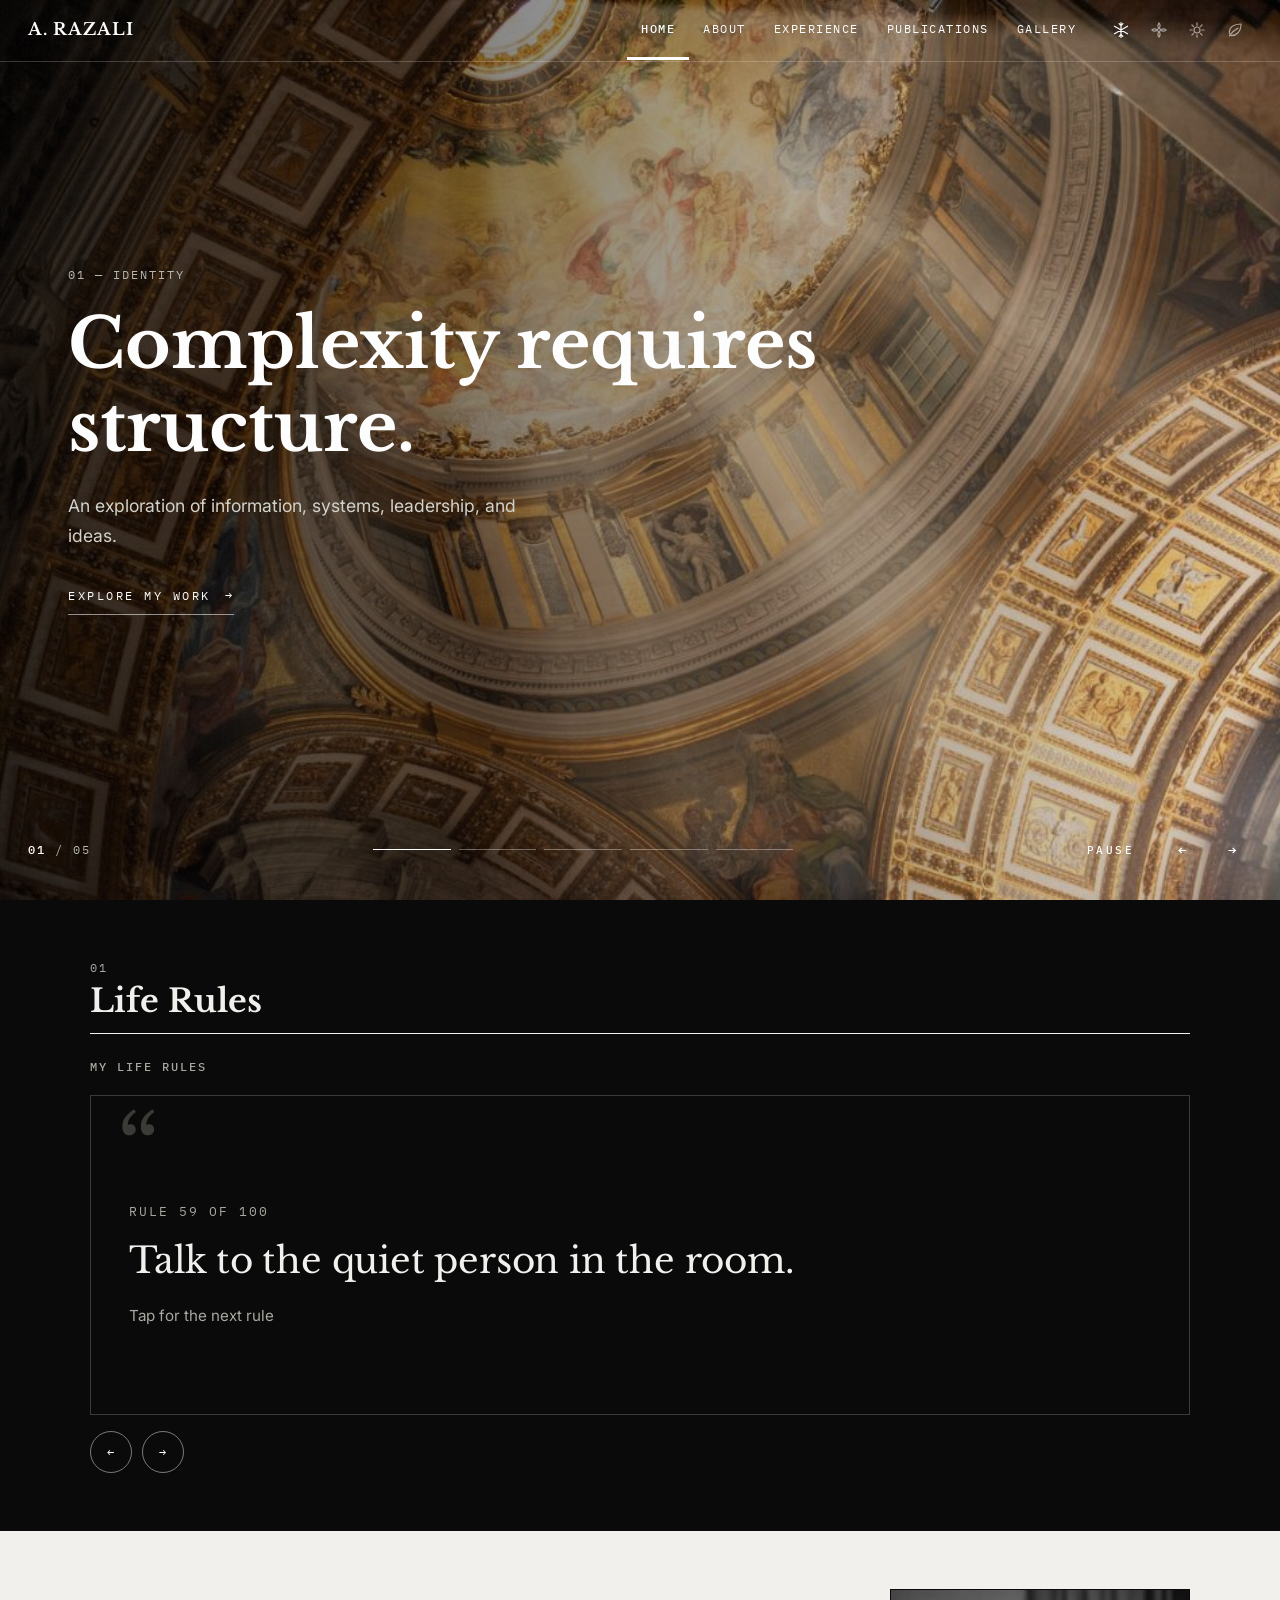
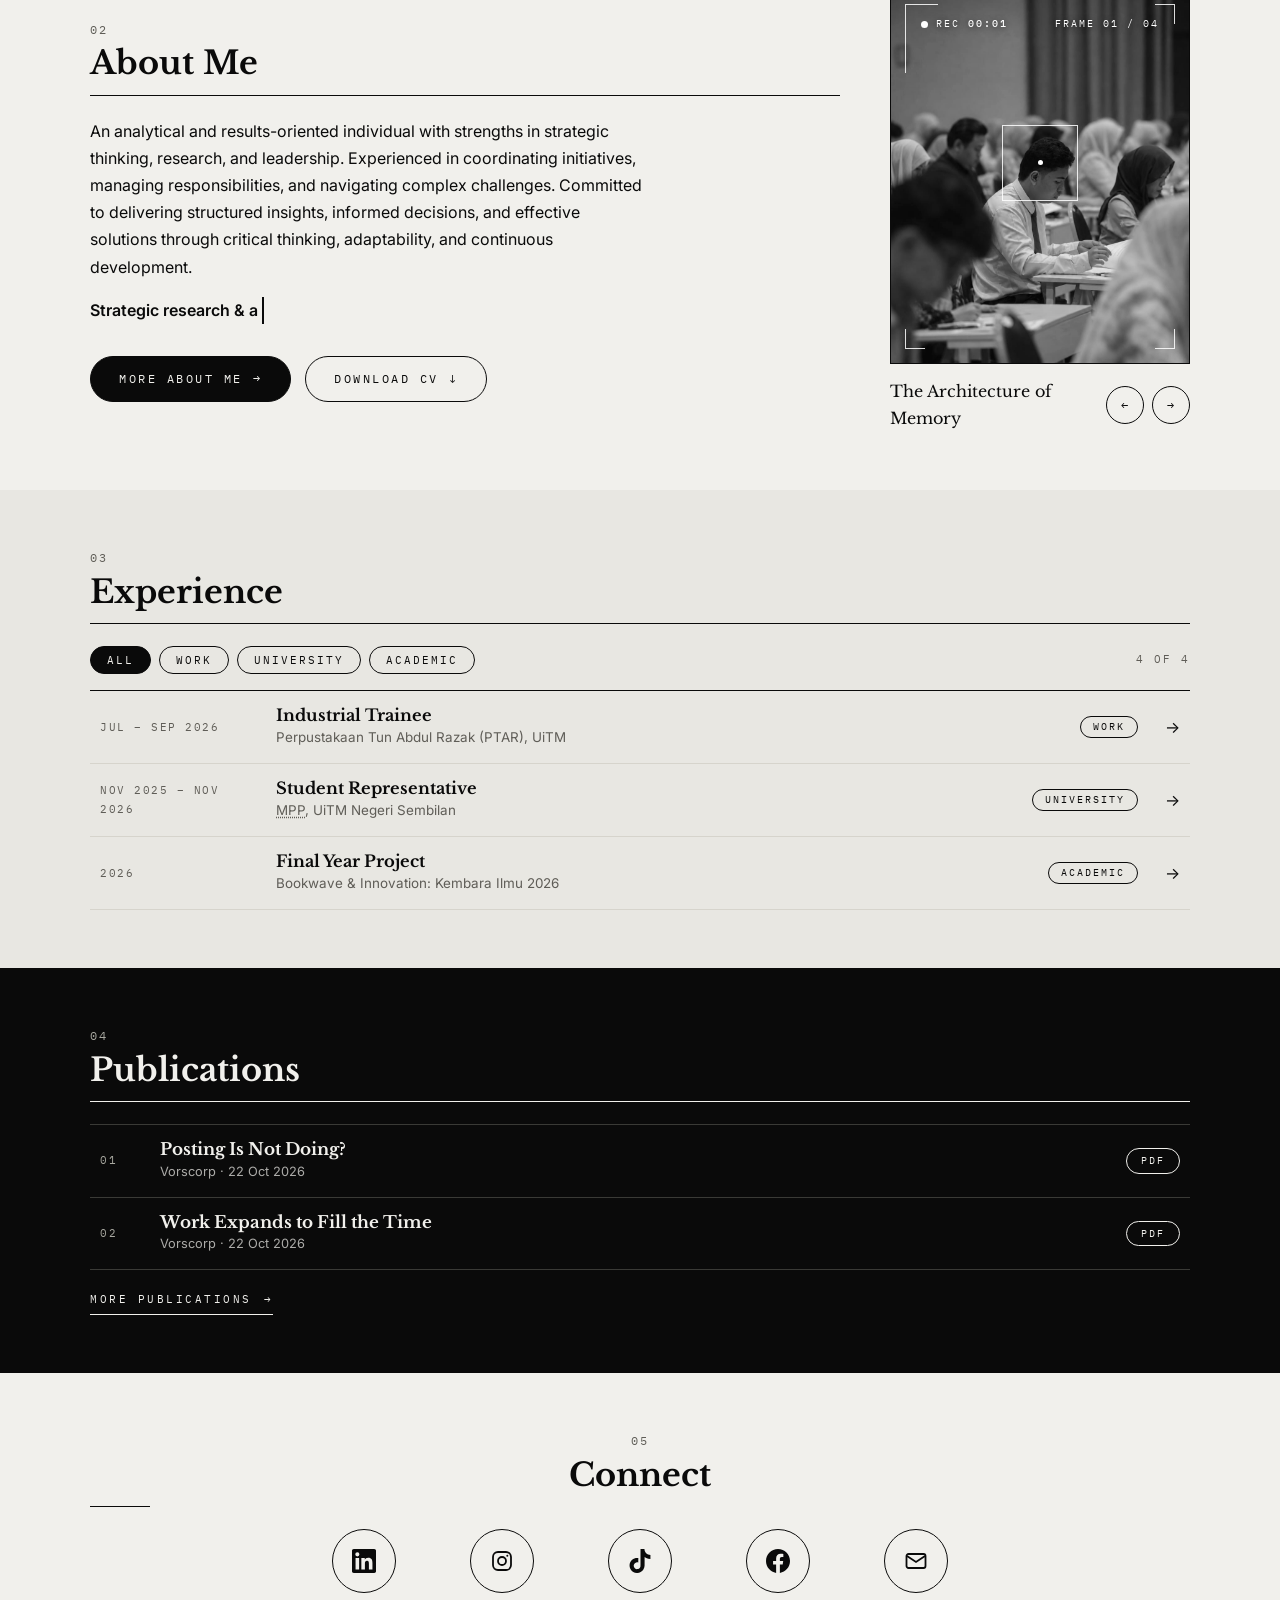
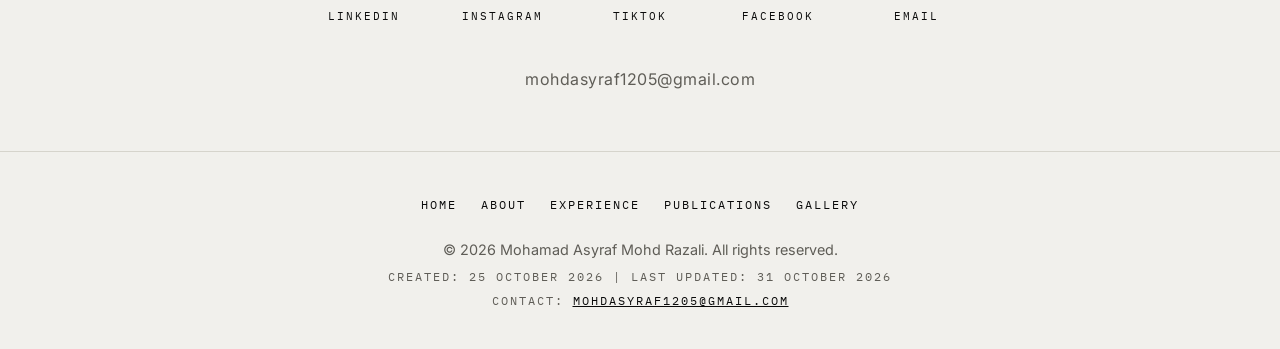
<file: index.html>
<!DOCTYPE html>
<html lang="en">
<head>
  <meta charset="UTF-8">
  <meta name="viewport" content="width=device-width, initial-scale=1.0">
  <meta name="description" content="Personal website of Mohamad Asyraf Mohd Razali, Information Science student at UiTM.">
  <title>Home | Mohamad Asyraf Mohd Razali</title>
  <!-- Apply the saved season before the page paints, to avoid a flash -->
  <script>
    (function () {
      var t = "winter";
      try { t = localStorage.getItem("theme") || "winter"; } catch (e) {}
      if (["winter", "spring", "summer", "autumn"].indexOf(t) === -1) { t = "winter"; }
      document.documentElement.setAttribute("data-theme", t);
      document.documentElement.classList.add("js");
    })();
  </script>
  <link rel="preconnect" href="https://fonts.googleapis.com">
  <link href="https://fonts.googleapis.com/css2?family=Libre+Baskerville:wght@400;700&family=Inter:wght@400;500;600&family=IBM+Plex+Mono:wght@400;500&display=swap" rel="stylesheet">
  <link rel="stylesheet" href="css/style.css">
  <link rel="stylesheet" href="css/about.css">
  <link rel="stylesheet" href="css/home.css">
</head>
<body class="home first-load">

  <!-- ===== LANDING CURTAIN ===== -->
  <div id="curtain"><p>Asyraf Razali<small>Personal Archive &middot; Est. 2026</small></p></div>

  <!-- ===== HEADER AND NAVIGATION ===== -->
  <header class="site-header">
    <a class="brand" href="index.html">A. Razali</a>
    <nav aria-label="Main navigation">
      <ul>
        <li><a href="index.html" class="active">Home</a></li>
        <li><a href="biodata.html">About</a></li>
        <li><a href="experience.html">Experience</a></li>
        <li><a href="publications.html">Publications</a></li>
        <li><a href="gallery.html">Gallery</a></li>
        <li><div class="seasons" role="group" aria-label="Choose a season theme"><button class="season" type="button" data-season="winter" aria-label="Winter theme" title="Winter"><svg viewBox="0 0 24 24" aria-hidden="true"><path d="M12 2v20M3.3 7l17.4 10M3.3 17L20.7 7M9.5 3.5L12 6l2.5-2.5M9.5 20.5L12 18l2.5 2.5"/></svg></button><button class="season" type="button" data-season="spring" aria-label="Spring theme" title="Spring"><svg viewBox="0 0 24 24" aria-hidden="true"><circle cx="12" cy="12" r="2"/><path d="M12 10C10.3 7.7 10.3 4.7 12 2.5c1.7 2.2 1.7 5.2 0 7.5zM12 14c1.7 2.3 1.7 5.3 0 7.5-1.7-2.2-1.7-5.2 0-7.5zM10 12C7.7 13.7 4.7 13.7 2.5 12 4.7 10.3 7.7 10.3 10 12zM14 12c2.3-1.7 5.3-1.7 7.5 0-2.2 1.7-5.2 1.7-7.5 0z"/></svg></button><button class="season" type="button" data-season="summer" aria-label="Summer theme" title="Summer"><svg viewBox="0 0 24 24" aria-hidden="true"><circle cx="12" cy="12" r="4"/><path d="M12 2.5v3M12 18.5v3M2.5 12h3M18.5 12h3M5.3 5.3l2.1 2.1M16.6 16.6l2.1 2.1M5.3 18.7l2.1-2.1M16.6 7.4l2.1-2.1"/></svg></button><button class="season" type="button" data-season="autumn" aria-label="Autumn theme" title="Autumn"><svg viewBox="0 0 24 24" aria-hidden="true"><path d="M20 4C9.5 4 4.5 9 4.5 14.5c0 2.2 1 4 2.9 5C13.5 19.5 20 14.5 20 4z"/><path d="M4.5 20c3.5-5.5 7.5-8.5 11.5-10.5"/></svg></button></div></li>
      </ul>
    </nav>
  </header>

  <main>

    <!-- ===== HERO CAROUSEL ===== -->
    <section class="hero" style="padding:0;" role="region" aria-roledescription="carousel" aria-label="Introduction slides">
      <h1 class="sr-only">Mohamad Asyraf Mohd Razali, personal website</h1>

      <!-- HUD overlay: corner brackets, scan line, coordinates -->
      <div class="hero-hud" aria-hidden="true">
        <i class="scan"></i>
        <span class="c tl"></span><span class="c tr"></span><span class="c bl"></span><span class="c br"></span>
        <span class="readout">3.139&deg; N &middot; 101.687&deg; E &middot; Kuala Lumpur</span>
      </div>

      <article class="slide active" role="group" aria-roledescription="slide" aria-label="1 of 5">
        <div class="bg bg1"></div><div class="shade"></div>
        <div class="s-wrap">
          <p class="mono s-label s-in" style="--d:.1s">01 &mdash; Identity</p>
          <h2 class="s-in" style="--d:.25s">Complexity requires structure.</h2>
          <p class="s-text s-in" style="--d:.4s">An exploration of information, systems, leadership, and ideas.</p>
          <a class="cta s-in" style="--d:.55s" href="#experience">Explore My Work <span aria-hidden="true">&rarr;</span></a>
        </div>
      </article>

      <article class="slide" role="group" aria-roledescription="slide" aria-label="2 of 5" aria-hidden="true">
        <div class="bg bg2"></div><div class="shade"></div>
        <div class="s-wrap">
          <p class="mono s-label s-in" style="--d:.1s">02 &mdash; Information</p>
          <h2 class="s-in" style="--d:.25s">Information becomes valuable when it makes sense.</h2>
          <p class="s-text s-in" style="--d:.4s">Research, documentation, records, and the organisation of knowledge.</p>
          <a class="cta s-in" style="--d:.55s" href="experience.html">Discover My Approach <span aria-hidden="true">&rarr;</span></a>
        </div>
      </article>

      <article class="slide" role="group" aria-roledescription="slide" aria-label="3 of 5" aria-hidden="true">
        <div class="bg bg3"></div><div class="shade"></div>
        <div class="s-wrap">
          <p class="mono s-label s-in" style="--d:.1s">03 &mdash; Leadership</p>
          <h2 class="s-in" style="--d:.25s">Ideas matter when they become action.</h2>
          <p class="s-text s-in" style="--d:.4s">Projects, student leadership, coordination, and purposeful execution.</p>
          <a class="cta s-in" style="--d:.55s" href="#experience">View My Involvement <span aria-hidden="true">&rarr;</span></a>
        </div>
      </article>

      <article class="slide" role="group" aria-roledescription="slide" aria-label="4 of 5" aria-hidden="true">
        <div class="bg bg4"></div><div class="shade"></div>
        <div class="s-wrap">
          <p class="mono s-label s-in" style="--d:.1s">04 &mdash; Perspective</p>
          <h2 class="s-in" style="--d:.25s">Understand the system. Question the assumptions.</h2>
          <p class="s-text s-in" style="--d:.4s">Independent thinking on institutions, society, economics, and human behaviour.</p>
          <a class="cta s-in" style="--d:.55s" href="#publications">Read My Research <span aria-hidden="true">&rarr;</span></a>
        </div>
      </article>

      <article class="slide" role="group" aria-roledescription="slide" aria-label="5 of 5" aria-hidden="true">
        <div class="bg bg5"></div><div class="shade"></div>
        <div class="s-wrap">
          <p class="mono s-label s-in" style="--d:.1s">05 &mdash; Direction</p>
          <h2 class="s-in" style="--d:.25s">A work in progress. By design.</h2>
          <p class="s-text s-in" style="--d:.4s">Building expertise through experience, research, reflection, and continuous learning.</p>
          <a class="cta s-in" style="--d:.55s" href="biodata.html">About Me <span aria-hidden="true">&rarr;</span></a>
        </div>
      </article>

      <div class="hero-ctrl">
        <span class="count mono"><b id="cur">01</b> / 05</span>
        <div class="dots">
          <button class="dot" type="button" aria-label="Go to slide 1"></button>
          <button class="dot" type="button" aria-label="Go to slide 2"></button>
          <button class="dot" type="button" aria-label="Go to slide 3"></button>
          <button class="dot" type="button" aria-label="Go to slide 4"></button>
          <button class="dot" type="button" aria-label="Go to slide 5"></button>
        </div>
        <div class="arrows">
          <button class="ctrl-btn" id="pauseBtn" type="button" aria-label="Pause slideshow">Pause</button>
          <button class="ctrl-btn" id="prevBtn" type="button" aria-label="Previous slide">&larr;</button>
          <button class="ctrl-btn" id="nextBtn" type="button" aria-label="Next slide">&rarr;</button>
        </div>
      </div>
    </section>

    <!-- ===== 01 ROOTS AND RULES (globe and life rules) ===== -->
    <section class="dark tight" id="roots">
      <div class="wrap">
        <p class="mono label reveal">01</p>
        <h2 class="reveal">Life Rules</h2>
        <div class="rule"></div>



          <div class="rules-box reveal">
            <p class="mini">My life rules</p>
            <button class="rule-card" id="ruleCard" type="button" aria-live="polite">
              <span class="rule-no mono" id="ruleNo">Rule 01 of 100</span>
              <span class="rule-text" id="ruleText">Clarity before speed.</span>
              <span class="rule-tap">Tap for the next rule</span>
            </button>
            <div class="rule-ctrl">
              <button class="ctrl-btn" id="rulePrev" type="button" aria-label="Previous rule">&larr;</button>
              <button class="ctrl-btn" id="ruleNext" type="button" aria-label="Next rule">&rarr;</button>
            </div>
          </div>
        </div>
      </div>
    </section>

    <!-- ===== 02 ABOUT PREVIEW ===== -->
    <section id="about-preview" class="tight">
      <div class="wrap profile">
        <div class="profile-text">
          <p class="mono label reveal">02</p>
          <h2 class="reveal">About Me</h2>
          <div class="rule"></div>
          <p>An analytical and results-oriented individual with strengths in strategic thinking, research, and leadership. Experienced in coordinating initiatives, managing responsibilities, and navigating complex challenges. Committed to delivering structured insights, informed decisions, and effective solutions through critical thinking, adaptability, and continuous development.</p>
          <p><span class="type" id="typed"></span></p>

          <a class="btn" href="biodata.html">More About Me</a>
          <a class="btn line dl" href="media/asyraf-razali-cv.pdf" download>Download CV</a>
        </div>

        <!-- Viewfinder. To use real candid photos, see the comment in css/home.css -->
        <div class="finder" id="finder">
          <div class="finder-frame" tabindex="0" aria-label="Photo viewfinder. Click to change photo.">
        <div class="finder-slide fa1 on" data-cap="The Architecture of Memory" role="img" aria-label="The Architecture of Memory"></div>

        <div class="finder-slide fa2" data-cap="Behind the Rooms of Influence" role="img" aria-label="Behind the Rooms of Influence"></div>

        <div class="finder-slide fa3" data-cap="Footnotes from an Inquisitive Mind" role="img" aria-label="Footnotes from an Inquisitive Mind"></div>

        <div class="finder-slide fa4" data-cap="A Permanent Student of Everything" role="img" aria-label="A Permanent Student of Everything"></div>
            <div class="finder-hud" aria-hidden="true">
              <span class="c tl"></span><span class="c tr"></span><span class="c bl"></span><span class="c br"></span>
              <span class="rec"><i></i>REC <b id="recTime">00:00</b></span>
              <span class="fno" id="frameNo">Frame 01 / 04</span>
              <span class="focus"></span>
            </div>
            <div class="flash" aria-hidden="true"></div>
          </div>
          <div class="finder-bar">
            <p class="finder-cap" id="finderCap">Records &amp; repositories</p>
            <div class="finder-ctrl">
              <button class="ctrl-btn" id="finderPrev" type="button" aria-label="Previous photo">&larr;</button>
              <button class="ctrl-btn" id="finderNext" type="button" aria-label="Next photo">&rarr;</button>
            </div>
          </div>
        </div>
      </div>
    </section>

    <!-- ===== 03 EXPERIENCE (compact) ===== -->
    <section id="experience" class="alt tight">
      <div class="wrap">
        <p class="mono label reveal">03</p>
        <h2 class="reveal">Experience</h2>
        <div class="rule"></div>

        <div class="filters reveal" role="group" aria-label="Filter experience">
          <button class="flt on" type="button" data-filter="all" aria-pressed="true">All</button>
          <button class="flt" type="button" data-filter="work" aria-pressed="false">Work</button>
          <button class="flt" type="button" data-filter="university" aria-pressed="false">University</button>
          <button class="flt" type="button" data-filter="academic" aria-pressed="false">academic</button>
          <span class="count-note mono" id="ledgerCount">4 of 4</span>
        </div>

        <ul class="ledger reveal" id="ledger">
          <li data-type="work">
            <a class="row" href="experience.html#trainee">
              <span class="when">Jul &ndash; Sep 2026</span>
              <span class="what"><strong>Industrial Trainee</strong><span>Perpustakaan Tun Abdul Razak (PTAR), UiTM</span></span>
              <span class="chip">Work</span>
              <span class="go" aria-hidden="true">&rarr;</span>
            </a>
          </li>
          <li data-type="university">
            <a class="row" href="experience.html#mpp">
              <span class="when">Nov 2025 &ndash; Nov 2026</span>
              <span class="what"><strong>Student Representative</strong><span><abbr title="Majlis Perwakilan Pelajar">MPP</abbr>, UiTM Negeri Sembilan</span></span>
              <span class="chip">University</span>
              <span class="go" aria-hidden="true">&rarr;</span>
            </a>
          </li>
          <li data-type="academic">
            <a class="row" href="experience.html#fyp">
              <span class="when">2026</span>
              <span class="what"><strong>Final Year Project</strong><span>Bookwave & Innovation: Kembara Ilmu 2026</span></span>
              <span class="chip">Academic</span>
              <span class="go" aria-hidden="true">&rarr;</span>
            </a>
          </li>
        </ul>
      </div>
    </section>

    <!-- ===== 04 PUBLICATIONS (compact) ===== -->
    <section class="dark tight" id="publications">
      <div class="wrap">
        <p class="mono label reveal">04</p>
        <h2 class="reveal">Publications</h2>
        <div class="rule"></div>

        <ol class="pubs-c reveal">
          <li>
            <span class="pn mono">01</span>
            <a class="pt" href="https://vorscorp.com/publications/posting-is-not-doing" target="_blank" rel="noopener"><strong>Posting Is Not Doing?</strong><small>Vorscorp &middot; 22 Oct 2026</small></a>
            <a class="pdf mono" href="https://vorscorp.com/downloads/publications/posting-is-not-doing.pdf" target="_blank" rel="noopener" aria-label="Download PDF of Posting Is Not Doing?">PDF</a>
          </li>
          <li>
            <span class="pn mono">02</span>
            <a class="pt" href="https://vorscorp.com/publications/parkinsons-law-student-deadlines" target="_blank" rel="noopener"><strong>Work Expands to Fill the Time</strong><small>Vorscorp &middot; 22 Oct 2026</small></a>
            <a class="pdf mono" href="https://vorscorp.com/downloads/publications/parkinsons-law-student-deadlines.pdf" target="_blank" rel="noopener" aria-label="Download PDF of Work Expands to Fill the Time">PDF</a>
          </li>
        </ol>

        <a class="more-link reveal" href="publications.html">More publications <span aria-hidden="true">&rarr;</span></a>
      </div>
    </section>

    <!-- ===== 05 CONNECT ===== -->
    <section id="contact" class="tight">
      <div class="wrap center">
        <p class="mono label reveal">05</p>
        <h2 class="reveal">Connect</h2>
        <div class="rule"></div>

        <ul class="social reveal">
          <li>
            <a href="https://www.linkedin.com/in/asyrafrazali/" target="_blank" rel="noopener" aria-label="LinkedIn">
              <span class="ico"><svg viewBox="0 0 24 24" fill="currentColor" aria-hidden="true"><path d="M20.447 20.452h-3.554v-5.569c0-1.328-.027-3.037-1.852-3.037-1.853 0-2.136 1.445-2.136 2.939v5.667H9.351V9h3.414v1.561h.046c.477-.9 1.637-1.85 3.37-1.85 3.601 0 4.267 2.37 4.267 5.455v6.286zM5.337 7.433a2.062 2.062 0 1 1 0-4.125 2.062 2.062 0 0 1 0 4.125zM7.119 20.452H3.555V9h3.564v11.452zM22.225 0H1.771C.792 0 0 .774 0 1.729v20.542C0 23.227.792 24 1.771 24h20.451C23.2 24 24 23.227 24 22.271V1.729C24 .774 23.2 0 22.222 0h.003z"/></svg></span>
              <span class="name mono">LinkedIn</span>
            </a>
          </li>
          <li>
            <a href="https://www.instagram.com/asyraffrazali/" target="_blank" rel="noopener" aria-label="Instagram">
              <span class="ico"><svg viewBox="0 0 24 24" fill="none" stroke="currentColor" stroke-width="1.8" aria-hidden="true"><rect x="3" y="3" width="18" height="18" rx="5"/><circle cx="12" cy="12" r="4"/><circle cx="17.3" cy="6.7" r="1" fill="currentColor" stroke="none"/></svg></span>
              <span class="name mono">Instagram</span>
            </a>
          </li>
          <li>
            <a href="https://www.tiktok.com/@yrfrzli" target="_blank" rel="noopener" aria-label="TikTok">
              <span class="ico"><svg viewBox="0 0 24 24" fill="currentColor" aria-hidden="true"><path d="M12.525.02c1.31-.02 2.61-.01 3.91-.02.08 1.53.63 3.09 1.75 4.17 1.12 1.11 2.7 1.62 4.24 1.79v4.03c-1.44-.05-2.89-.35-4.2-.97-.57-.26-1.1-.59-1.62-.93-.01 2.92.01 5.84-.02 8.75-.08 1.4-.54 2.79-1.35 3.94-1.31 1.92-3.58 3.17-5.91 3.21-1.43.08-2.86-.31-4.08-1.03-2.02-1.19-3.44-3.37-3.65-5.71-.02-.5-.03-1-.01-1.49.18-1.9 1.12-3.72 2.58-4.96 1.66-1.44 3.98-2.13 6.15-1.72.02 1.48-.04 2.96-.04 4.44-.99-.32-2.15-.23-3.02.37-.63.41-1.11 1.04-1.36 1.75-.21.51-.15 1.07-.14 1.61.24 1.64 1.82 3.02 3.5 2.87 1.12-.01 2.19-.66 2.77-1.61.19-.33.4-.67.41-1.06.1-1.79.06-3.57.07-5.36.01-4.03-.01-8.05.02-12.07z"/></svg></span>
              <span class="name mono">TikTok</span>
            </a>
          </li>
          <li>
            <a href="https://www.facebook.com/share/19q54KTUki/" target="_blank" rel="noopener" aria-label="Facebook">
              <span class="ico"><svg viewBox="0 0 24 24" fill="currentColor" aria-hidden="true"><path d="M24 12.073c0-6.627-5.373-12-12-12s-12 5.373-12 12c0 5.99 4.388 10.954 10.125 11.854v-8.385H7.078v-3.47h3.047V9.43c0-3.007 1.792-4.669 4.533-4.669 1.312 0 2.686.235 2.686.235v2.953H15.83c-1.491 0-1.956.925-1.956 1.874v2.25h3.328l-.532 3.47h-2.796v8.385C19.612 23.027 24 18.062 24 12.073z"/></svg></span>
              <span class="name mono">Facebook</span>
            </a>
          </li>
          <li>
            <a href="mailto:mohdasyraf1205@gmail.com" aria-label="Email">
              <span class="ico"><svg viewBox="0 0 24 24" fill="none" stroke="currentColor" stroke-width="1.8" aria-hidden="true"><rect x="2.5" y="5" width="19" height="14" rx="2"/><path d="M3 7l9 6 9-6"/></svg></span>
              <span class="name mono">Email</span>
            </a>
          </li>
        </ul>

        <p class="social-mail reveal">mohdasyraf1205@gmail.com</p>
      </div>
    </section>

  </main>

  <!-- ===== FOOTER (ownership statement) ===== -->
  <footer>
    <ul class="foot-nav">
      <li><a href="index.html">Home</a></li>
      <li><a href="biodata.html">About</a></li>
      <li><a href="experience.html">Experience</a></li>
      <li><a href="publications.html">Publications</a></li>
      <li><a href="gallery.html">Gallery</a></li>
    </ul>
    <p>&copy; 2026 Mohamad Asyraf Mohd Razali. All rights reserved.</p>
    <p class="mono">Created: 25 October 2026 | Last updated: 31 October 2026</p>
    <p class="mono">Contact: <a href="mailto:mohdasyraf1205@gmail.com">mohdasyraf1205@gmail.com</a></p>
  </footer>

  <script src="js/script.js"></script>
  <script src="js/about.js"></script>
  <script src="js/home.js"></script>
</body>
</html>
</file>
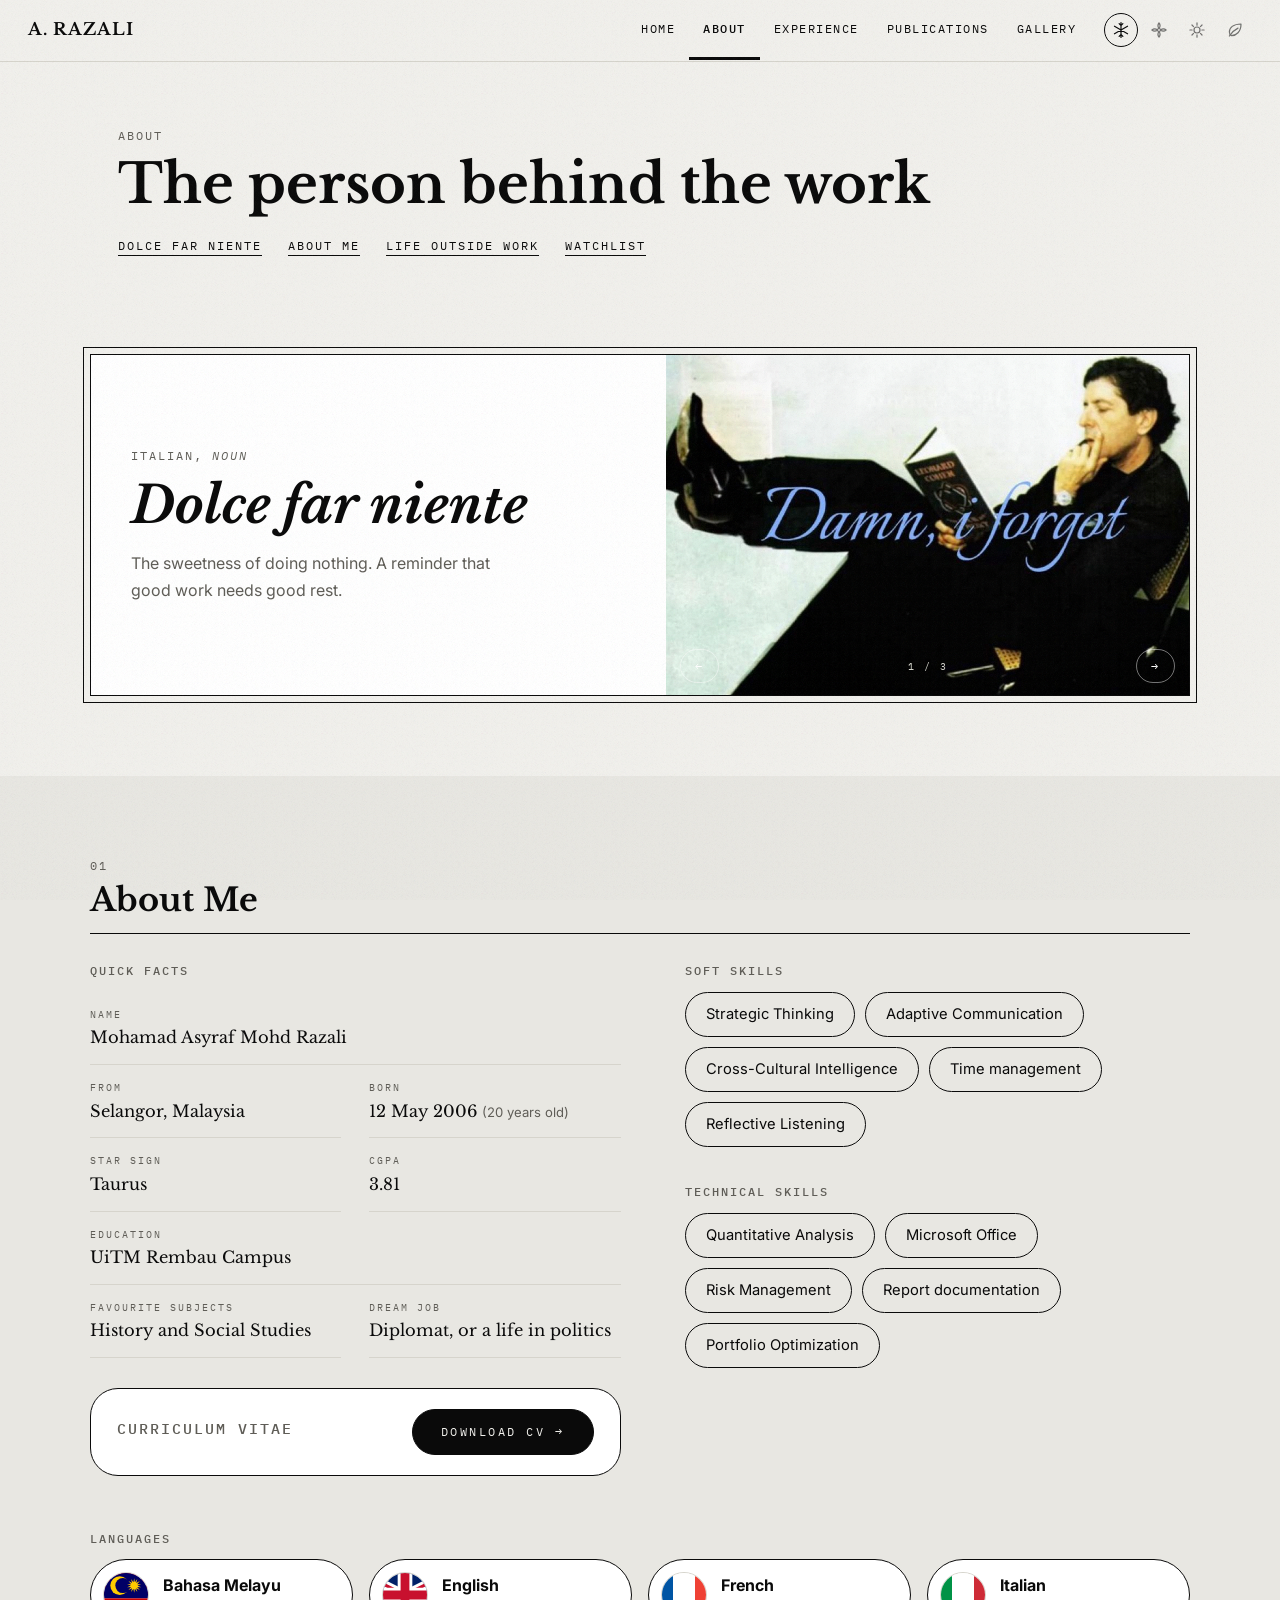
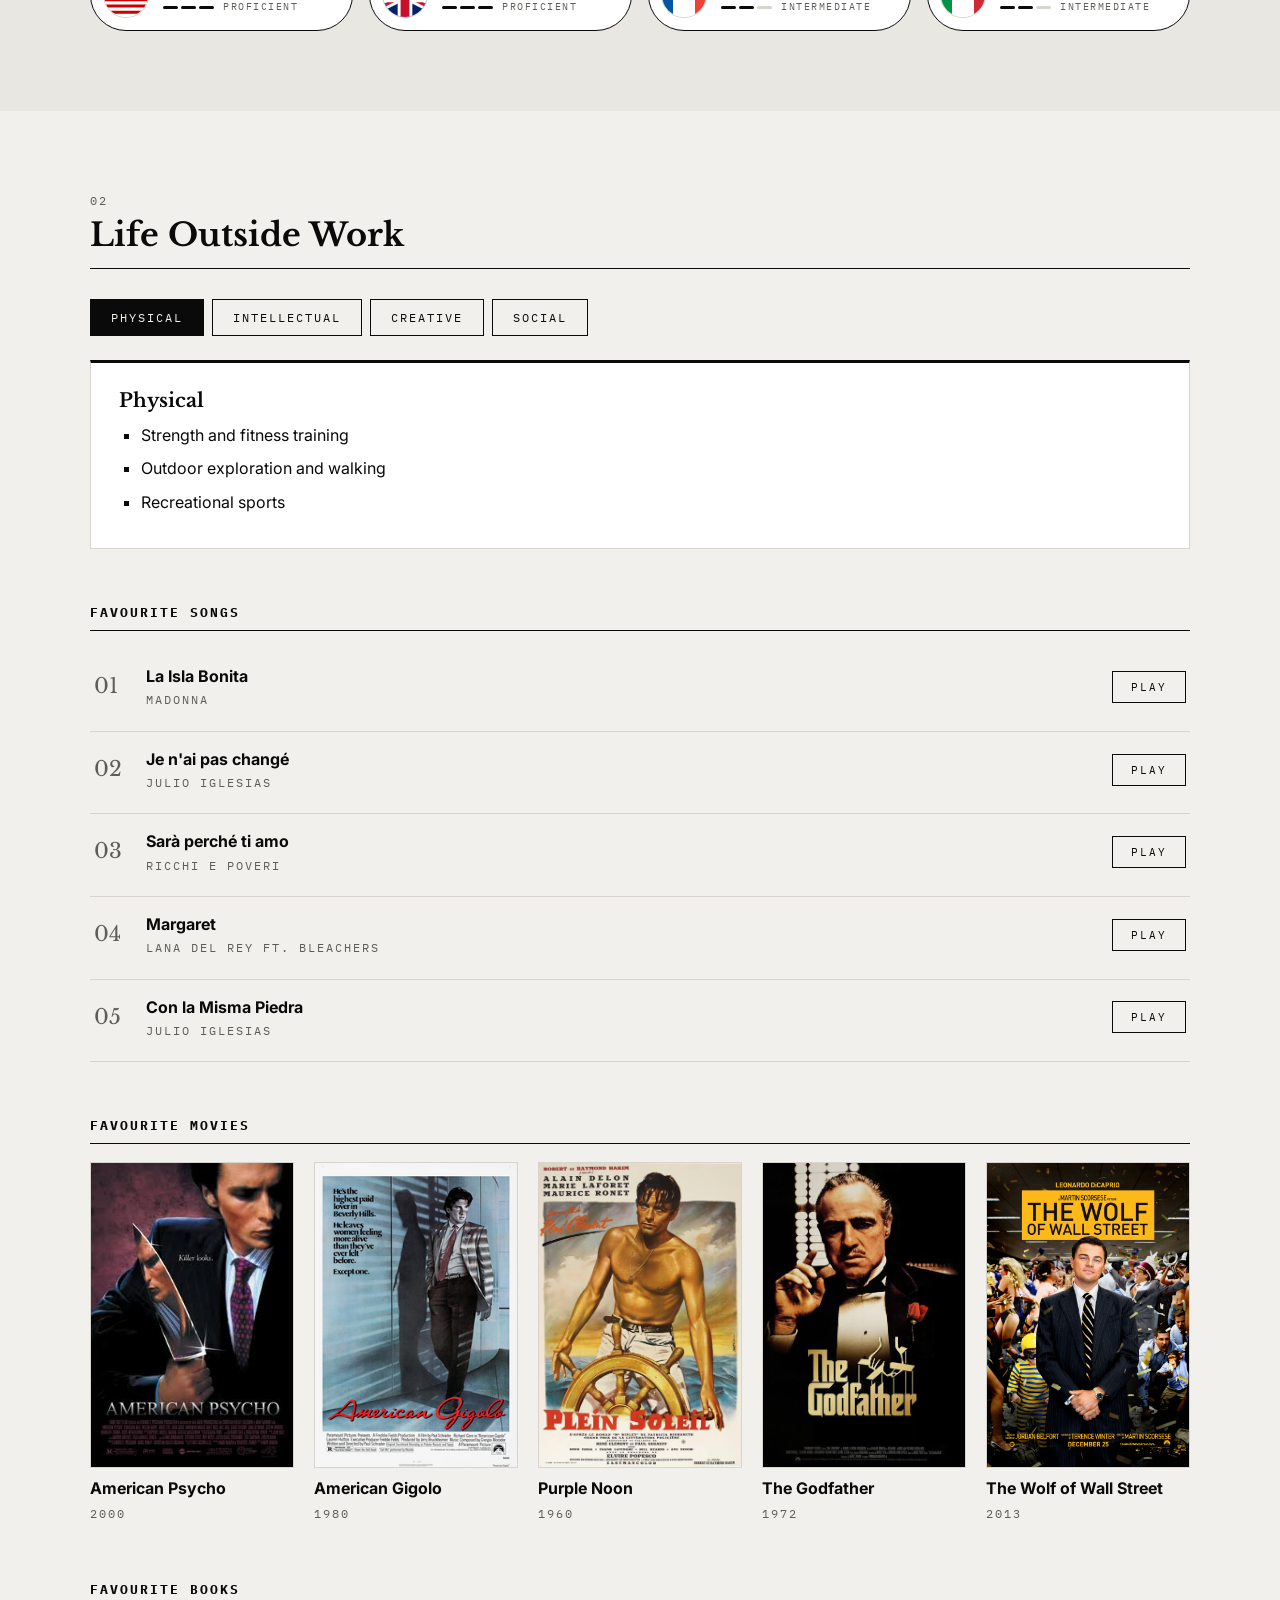
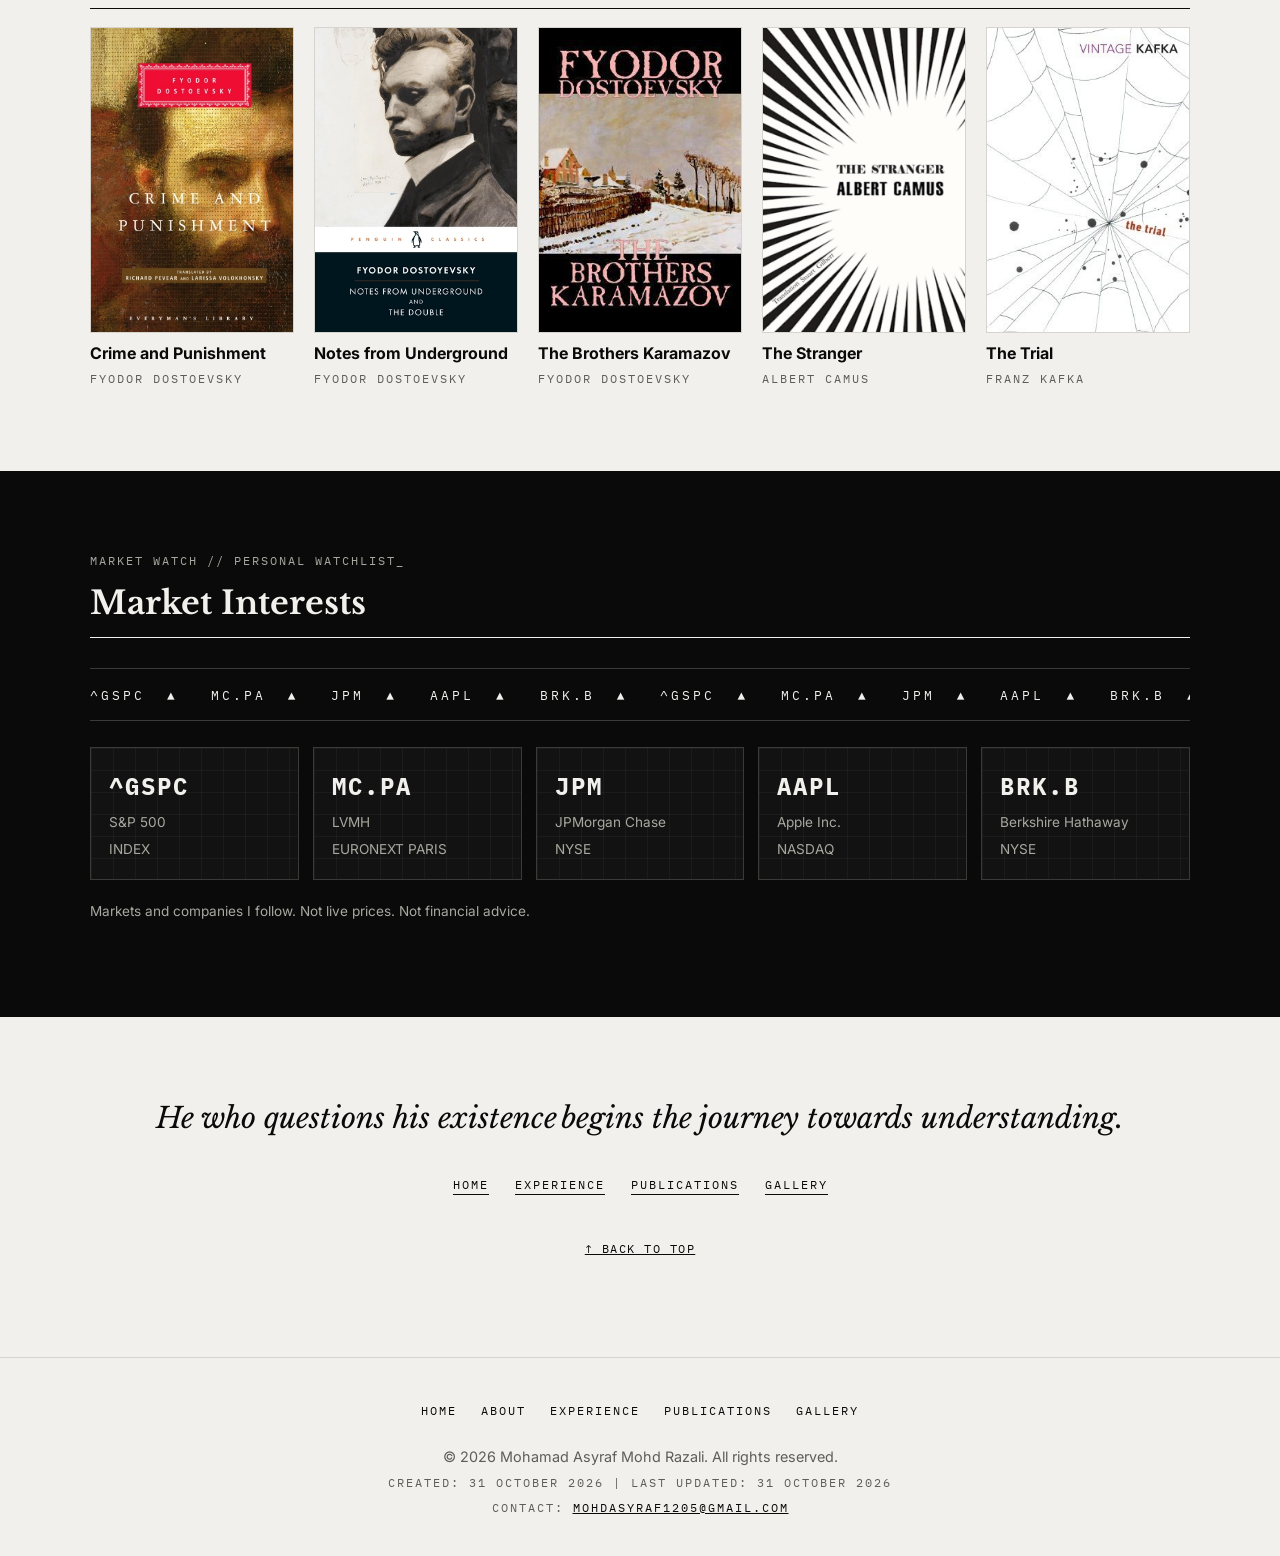
<file: biodata.html>
<!DOCTYPE html>
<html lang="en">
<head>
  <meta charset="UTF-8">
  <meta name="viewport" content="width=device-width, initial-scale=1.0">
  <title>About | Mohamad Asyraf bin Mohd Razali</title>
  <script>
    (function () {
      var t = "winter";
      try { t = localStorage.getItem("theme") || "winter"; } catch (e) {}
      if (["winter", "spring", "summer", "autumn"].indexOf(t) === -1) { t = "winter"; }
      document.documentElement.setAttribute("data-theme", t);
      document.documentElement.classList.add("js");
    })();
  </script>
  <link rel="preconnect" href="https://fonts.googleapis.com">
  <link href="https://fonts.googleapis.com/css2?family=Libre+Baskerville:wght@400;700&family=Inter:wght@400;500;600&family=IBM+Plex+Mono:wght@400;500&display=swap" rel="stylesheet">
  <link rel="stylesheet" href="css/style.css">
  <link rel="stylesheet" href="css/about.css">
</head>
<body>

  <!-- ===== HEADER AND NAVIGATION ===== -->
  <header class="site-header">
    <a class="brand" href="index.html">A. Razali</a>
    <nav aria-label="Main navigation">
      <ul>
        <li><a href="index.html">Home</a></li>
        <li><a href="biodata.html" class="active">About</a></li>
        <li><a href="experience.html">Experience</a></li>
        <li><a href="publications.html">Publications</a></li>
        <li><a href="gallery.html">Gallery</a></li>
        <li><div class="seasons" role="group" aria-label="Choose a season theme"><button class="season" type="button" data-season="winter" aria-label="Winter theme" title="Winter"><svg viewBox="0 0 24 24" aria-hidden="true"><path d="M12 2v20M3.3 7l17.4 10M3.3 17L20.7 7M9.5 3.5L12 6l2.5-2.5M9.5 20.5L12 18l2.5 2.5"/></svg></button><button class="season" type="button" data-season="spring" aria-label="Spring theme" title="Spring"><svg viewBox="0 0 24 24" aria-hidden="true"><circle cx="12" cy="12" r="2"/><path d="M12 10C10.3 7.7 10.3 4.7 12 2.5c1.7 2.2 1.7 5.2 0 7.5zM12 14c1.7 2.3 1.7 5.3 0 7.5-1.7-2.2-1.7-5.2 0-7.5zM10 12C7.7 13.7 4.7 13.7 2.5 12 4.7 10.3 7.7 10.3 10 12zM14 12c2.3-1.7 5.3-1.7 7.5 0-2.2 1.7-5.2 1.7-7.5 0z"/></svg></button><button class="season" type="button" data-season="summer" aria-label="Summer theme" title="Summer"><svg viewBox="0 0 24 24" aria-hidden="true"><circle cx="12" cy="12" r="4"/><path d="M12 2.5v3M12 18.5v3M2.5 12h3M18.5 12h3M5.3 5.3l2.1 2.1M16.6 16.6l2.1 2.1M5.3 18.7l2.1-2.1M16.6 7.4l2.1-2.1"/></svg></button><button class="season" type="button" data-season="autumn" aria-label="Autumn theme" title="Autumn"><svg viewBox="0 0 24 24" aria-hidden="true"><path d="M20 4C9.5 4 4.5 9 4.5 14.5c0 2.2 1 4 2.9 5C13.5 19.5 20 14.5 20 4z"/><path d="M4.5 20c3.5-5.5 7.5-8.5 11.5-10.5"/></svg></button></div></li>
      </ul>
    </nav>
  </header>

  <main>

    <!-- ===== PAGE TITLE AND JUMP BAR ===== -->
    <div class="page-title" id="top-jump">
      <p class="mono label">About</p>
      <h1>The person behind the work</h1>
      <ul class="jump">
        <li><a href="#dolce">Dolce far niente</a></li>
        <li><a href="#about-me">About me</a></li>
        <li><a href="#life-section">Life outside work</a></li>
        <li><a href="#watchlist">Watchlist</a></li>
      </ul>
    </div>

    <!-- ===== DOLCE FAR NIENTE ===== -->
    <section id="dolce">
      <div class="wrap">
        <div class="dfn reveal">
          <div class="dfn-text">
            <p class="mono label">Italian, <em>noun</em></p>
            <h2>Dolce far niente</h2>
            <p>The sweetness of doing nothing. A reminder that good work needs good rest.</p>
          </div>
          <div class="dfn-show" id="dfnShow">
            <div class="dfn-slide ph1 on"></div>
            <div class="dfn-slide ph2"></div>
            <div class="dfn-slide ph3"></div>
            <div class="dfn-ctrl">
              <button class="ctrl-btn" id="dfnPrev" type="button" aria-label="Previous photo">&larr;</button>
              <span class="mono" id="dfnCount">1 / 3</span>
              <button class="ctrl-btn" id="dfnNext" type="button" aria-label="Next photo">&rarr;</button>
            </div>
          </div>
        </div>
      </div>
    </section>

    <!-- ===== ABOUT ME ===== -->
    <section id="about-me" class="alt">
      <div class="wrap">
        <p class="mono label reveal">01</p>
        <h2 class="reveal">About Me</h2>
        <div class="rule"></div>

        <div class="me-grid">

          <!-- Left: quick facts and CV -->
          <div class="reveal">
            <h3 class="mini">Quick facts</h3>
            <dl class="fact-grid">
              <div class="fact wide"><dt>Name</dt><dd>Mohamad Asyraf Mohd Razali</dd></div>
              <div class="fact"><dt>From</dt><dd>Selangor, Malaysia</dd></div>
              <div class="fact"><dt>Born</dt><dd>12 May 2006 <span class="age" id="age"></span></dd></div>
              <div class="fact"><dt>Star sign</dt><dd>Taurus</dd></div>
              <div class="fact"><dt>CGPA</dt><dd>3.81</dd></div>
              <div class="fact wide"><dt>Education</dt><dd>UiTM Rembau Campus</dd></div>
              <div class="fact"><dt>Favourite subjects</dt><dd>History and Social Studies</dd></div>
              <div class="fact"><dt>Dream job</dt><dd>Diplomat, or a life in politics</dd></div>
            </dl>

            <div class="cv-strip">
              <div>
                <p class="mini">Curriculum vitae</p>
              </div>
              <a class="btn pill" href="media/asyraf-razali-cv.pdf" download>Download CV</a>
            </div>
          </div>

          <!-- Right: skills -->
          <div class="reveal">
            <h3 class="mini">Soft skills</h3>
            <ul class="pills">
              <li>Strategic Thinking</li>
              <li>Adaptive Communication</li>
              <li>Cross-Cultural Intelligence</li>
              <li>Time management</li>
              <li>Reflective Listening</li>
            </ul>

            <h3 class="mini">Technical skills</h3>
            <ul class="pills">
              <li>Quantitative Analysis</li>
              <li>Microsoft Office</li>
              <li>Risk Management</li>
              <li>Report documentation</li>
              <li>Portfolio Optimization</li>
            </ul>
          </div>
        </div>

        <!-- Languages -->
        <h3 class="mini reveal" style="margin-top:56px;">Languages</h3>
        <ul class="langs reveal">
          <li class="lang">
            <span class="flag"><svg viewBox="0 0 28 14" preserveAspectRatio="xMinYMid slice" role="img" aria-label="Flag of Malaysia"><rect width="28" height="14" fill="#fff"/><path d="M0 0h28v1H0zM0 2h28v1H0zM0 4h28v1H0zM0 6h28v1H0zM0 8h28v1H0zM0 10h28v1H0zM0 12h28v1H0z" fill="#cc0001"/><rect width="14" height="8" fill="#010066"/><circle cx="5" cy="4" r="3" fill="#fc0"/><circle cx="6" cy="4" r="2.4" fill="#010066"/><polygon points="9.60,1.70 9.83,2.98 10.60,1.93 10.25,3.18 11.40,2.57 10.55,3.54 11.84,3.49 10.65,4.00 11.84,4.51 10.55,4.46 11.40,5.43 10.25,4.82 10.60,6.07 9.83,5.02 9.60,6.30 9.37,5.02 8.60,6.07 8.95,4.82 7.80,5.43 8.65,4.46 7.36,4.51 8.55,4.00 7.36,3.49 8.65,3.54 7.80,2.57 8.95,3.18 8.60,1.93 9.37,2.98" fill="#fc0"/></svg></span>
            <span><strong>Bahasa Melayu</strong><span class="lvl"><span class="meter"><i class="on"></i><i class="on"></i><i class="on"></i></span>Proficient</span></span>
          </li>
          <li class="lang">
            <span class="flag"><svg viewBox="0 0 60 30" preserveAspectRatio="xMidYMid slice" role="img" aria-label="Flag of the United Kingdom"><rect width="60" height="30" fill="#012169"/><path d="M0 0L60 30M60 0L0 30" stroke="#fff" stroke-width="6"/><path d="M0 0L60 30M60 0L0 30" stroke="#c8102e" stroke-width="2"/><path d="M30 0V30M0 15H60" stroke="#fff" stroke-width="10"/><path d="M30 0V30M0 15H60" stroke="#c8102e" stroke-width="6"/></svg></span>
            <span><strong>English</strong><span class="lvl"><span class="meter"><i class="on"></i><i class="on"></i><i class="on"></i></span>Proficient</span></span>
          </li>
          <li class="lang">
            <span class="flag"><svg viewBox="0 0 3 2" preserveAspectRatio="xMidYMid slice" role="img" aria-label="Flag of France"><rect width="1" height="2" fill="#0055a4"/><rect x="1" width="1" height="2" fill="#fff"/><rect x="2" width="1" height="2" fill="#ef4135"/></svg></span>
            <span><strong>French</strong><span class="lvl"><span class="meter"><i class="on"></i><i class="on"></i><i></i></span>Intermediate</span></span>
          </li>
          <li class="lang">
            <span class="flag"><svg viewBox="0 0 3 2" preserveAspectRatio="xMidYMid slice" role="img" aria-label="Flag of Italy"><rect width="1" height="2" fill="#009246"/><rect x="1" width="1" height="2" fill="#fff"/><rect x="2" width="1" height="2" fill="#ce2b37"/></svg></span>
            <span><strong>Italian</strong><span class="lvl"><span class="meter"><i class="on"></i><i class="on"></i><i></i></span>Intermediate</span></span>
          </li>
        </ul>
      </div>
    </section>

    <!-- ===== LIFE OUTSIDE WORK ===== -->
    <section id="life-section">
      <div class="wrap">
        <p class="mono label reveal">02</p>
        <h2 class="reveal">Life Outside Work</h2>
        <div class="rule"></div>

        <div id="life" class="tabs">
          <div class="tab-list" role="tablist" aria-label="Life categories">
            <button class="tab on" type="button" role="tab" data-tab="physical" aria-selected="true">Physical</button>
            <button class="tab" type="button" role="tab" data-tab="intellectual" aria-selected="false">Intellectual</button>
            <button class="tab" type="button" role="tab" data-tab="creative" aria-selected="false">Creative</button>
            <button class="tab" type="button" role="tab" data-tab="social" aria-selected="false">Social</button>
          </div>

          <div class="panel on" id="physical" role="tabpanel">
            <h3>Physical</h3>
            <ul class="sq"><li>Strength and fitness training</li><li>Outdoor exploration and walking</li><li>Recreational sports</li></ul>
          </div>
          <div class="panel" id="intellectual" role="tabpanel">
            <h3>Intellectual</h3>
            <ul class="sq"><li>History and geopolitics</li><li>Economics and financial markets</li><li>Philosophy and psychology</li><li>International relations</li></ul>
          </div>
          <div class="panel" id="creative" role="tabpanel">
            <h3>Creative</h3>
            <ul class="sq"><li>Visual design and digital aesthetics</li><li>Photography and visual storytelling</li><li>Writing and content development</li></ul>
          </div>
          <div class="panel" id="social" role="tabpanel">
            <h3>Social</h3>
            <ul class="sq"><li>Student leadership and representation</li><li>Community engagement and outreach</li><li>Event planning and coordination</li></ul>
          </div>
          <script>
document.addEventListener("DOMContentLoaded", function () {
  const life = document.getElementById("life");
  if (!life) return;

  const tabs = life.querySelectorAll(".tab");
  const panels = life.querySelectorAll(".panel");

  tabs.forEach(function (tab) {
    tab.addEventListener("click", function () {
      const target = tab.dataset.tab;

      tabs.forEach(function (t) {
        t.classList.remove("on");
        t.setAttribute("aria-selected", "false");
      });

      panels.forEach(function (panel) {
        panel.classList.remove("on");
      });

      tab.classList.add("on");
      tab.setAttribute("aria-selected", "true");

      const selectedPanel = document.getElementById(target);
      if (selectedPanel) {
        selectedPanel.classList.add("on");
      }
    });
  });
});
</script>


 
        <!-- Favourite songs: YouTube IDs and chorus timestamps -->


        <h3 class="sub-h">Favourite songs</h3>
        <ol class="songs">
          <li class="song" data-spotify="0YtoyjXvbsudhex7Ywo2oQ"><span class="song-no">01</span><span class="song-info"><strong>La Isla Bonita</strong><span class="mono">Madonna</span></span><button class="play" type="button">Play</button><div class="song-embed"></div></li>
          <li class="song" data-spotify="0nuRnpPJLcyIW3hWqlYaxr"><span class="song-no">02</span><span class="song-info"><strong>Je n'ai pas changé</strong><span class="mono">Julio Iglesias</span></span><button class="play" type="button">Play</button><div class="song-embed"></div></li>
          <li class="song" data-spotify="00Wcx9UTgNt4oCmZpAWGRp"><span class="song-no">03</span><span class="song-info"><strong>Sarà perché ti amo</strong><span class="mono">Ricchi E Poveri</span></span><button class="play" type="button">Play</button><div class="song-embed"></div></li>
          <li class="song" data-spotify="1o82DwNisONAd2mu1RcGE6"><span class="song-no">04</span><span class="song-info"><strong>Margaret</strong><span class="mono">Lana Del Rey ft. Bleachers</span></span><button class="play" type="button">Play</button><div class="song-embed"></div></li>
          <li class="song" data-spotify="0SFZ2bE1hVX3k5tECWziYm"><span class="song-no">05</span><span class="song-info"><strong>Con la Misma Piedra</strong><span class="mono">Julio Iglesias</span></span><button class="play" type="button">Play</button><div class="song-embed"></div></li>
        </ol>



        <!-- Movies -->
        <h3 class="sub-h">Favourite movies</h3>
        <div class="shelf">
          <a class="item" href="https://www.imdb.com/title/tt0144084/" target="_blank" rel="noopener">
            <span class="cover"><img src="images/movie1.jpg" alt="American Psycho poster" onerror="this.remove()"></span>
            <strong>American Psycho</strong>
            <span class="mono">2000</span>
          </a>

          <a class="item" href="https://www.imdb.com/title/tt0080365/" target="_blank" rel="noopener">
            <span class="cover"><img src="images/movie2.jpg" alt="American Gigolo poster" onerror="this.remove()"></span>
            <strong>American Gigolo</strong>
            <span class="mono">1980</span>
          </a>

          <a class="item" href="https://www.imdb.com/title/tt0054189/" target="_blank" rel="noopener">
            <span class="cover"><img src="images/movie3.jpg" alt="Purple Noon poster" onerror="this.remove()"></span>
            <strong>Purple Noon</strong>
            <span class="mono">1960</span>
          </a>

          <a class="item" href="https://www.imdb.com/title/tt0068646/" target="_blank" rel="noopener">
            <span class="cover"><img src="images/movie4.jpg" alt="The Godfather poster" onerror="this.remove()"></span>
            <strong>The Godfather</strong>
            <span class="mono">1972</span>
          </a>

          <a class="item" href="https://www.imdb.com/title/tt0993846/" target="_blank" rel="noopener">
            <span class="cover"><img src="images/movie5.jpg" alt="The Wolf of Wall Street poster" onerror="this.remove()"></span>
            <strong>The Wolf of Wall Street</strong>
            <span class="mono">2013</span>
          </a>
        </div>



        <!-- Books -->
        <h3 class="sub-h">Favourite books</h3>
        <div class="shelf">
          <a class="item" href="https://www.goodreads.com/book/show/7144.Crime_and_Punishment" target="_blank" rel="noopener">
            <span class="cover"><img src="images/book1.jpg" alt="Crime and Punishment cover" onerror="this.remove()"></span>
            <strong>Crime and Punishment</strong>
            <span class="mono">Fyodor Dostoevsky</span>
          </a>

          <a class="item" href="https://www.goodreads.com/book/show/1816427.Notes_From_Underground" target="_blank" rel="noopener">
            <span class="cover"><img src="images/book2.jpg" alt="Notes from Underground cover" onerror="this.remove()"></span>
            <strong>Notes from Underground</strong>
            <span class="mono">Fyodor Dostoevsky</span>
          </a>

          <a class="item" href="https://www.goodreads.com/book/show/7121.The_Brothers_Karamazov" target="_blank" rel="noopener">
            <span class="cover"><img src="images/book3.jpg" alt="The Brothers Karamazov cover" onerror="this.remove()"></span>
            <strong>The Brothers Karamazov</strong>
            <span class="mono">Fyodor Dostoevsky</span>
          </a>

          <a class="item" href="https://www.goodreads.com/book/show/59834699-the-stranger" target="_blank" rel="noopener">
            <span class="cover"><img src="images/book4.jpg" alt="The Stranger cover" onerror="this.remove()"></span>
            <strong>The Stranger</strong>
            <span class="mono">Albert Camus</span>
          </a>

          <a class="item" href="https://www.goodreads.com/book/show/17690.The_Trial" target="_blank" rel="noopener">
            <span class="cover"><img src="images/book5.jpg" alt="The Trial cover" onerror="this.remove()"></span>
            <strong>The Trial</strong>
            <span class="mono">Franz Kafka</span>
          </a>
        </div>
      </section>



    <!-- ===== WATCHLIST ===== -->
    <section class="dark" id="watchlist">
      <div class="wrap">
        <p class="mk-bar">MARKET WATCH // PERSONAL WATCHLIST</p>
        <h2>Market Interests</h2>
        <div class="rule"></div>

        <div class="mk-ticker" aria-hidden="true">
          <div>^GSPC &nbsp;&#9650;&nbsp;&nbsp; MC.PA &nbsp;&#9650;&nbsp;&nbsp; JPM &nbsp;&#9650;&nbsp;&nbsp; AAPL &nbsp;&#9650;&nbsp;&nbsp; BRK.B &nbsp;&#9650;&nbsp;&nbsp; ^GSPC &nbsp;&#9650;&nbsp;&nbsp; MC.PA &nbsp;&#9650;&nbsp;&nbsp; JPM &nbsp;&#9650;&nbsp;&nbsp; AAPL &nbsp;&#9650;&nbsp;&nbsp; BRK.B &nbsp;&#9650;&nbsp;&nbsp;</div>
        </div>

        <div class="stocks">
          <div class="stock">
            <b>^GSPC</b>
            <span>S&P 500</span>
            <span>INDEX</span>
          </div>
          <div class="stock">
            <b>MC.PA</b>
            <span>LVMH</span>
            <span>EURONEXT PARIS</span>
          </div>
          <div class="stock">
            <b>JPM</b>
            <span>JPMorgan Chase</span>
            <span>NYSE</span>
          </div>
          <div class="stock">
            <b>AAPL</b>
            <span>Apple Inc.</span>
            <span>NASDAQ</span>
          </div>
          <div class="stock">
            <b>BRK.B</b>
            <span>Berkshire Hathaway</span>
            <span>NYSE</span>
          </div>
        </div>

        <p class="stock-note">Markets and companies I follow. Not live prices. Not financial advice.</p>
      </div>
    </section>

    <!-- ===== CLOSING ===== -->
    <section class="closing">
      <div class="wrap">
        <pre class="reveal">He who questions his existence</pre>
        <pre class="reveal">begins the journey towards understanding.</pre>
        <ul class="jump reveal">
        <li><a href="index.html">Home</a></li>
        <li><a href="experience.html">Experience</a></li>
        <li><a href="publications.html">Publications</a></li>
        <li><a href="gallery.html">Gallery</a></li>
        </ul>
        <p><a class="top-link" href="#top-jump">&uarr; Back to top</a></p>
      </div>
    </section>

  </main>

  <!-- ===== FOOTER (ownership statement) ===== -->
  <footer>
    <ul class="foot-nav">
      <li><a href="index.html">Home</a></li>
      <li><a href="biodata.html">About</a></li>
      <li><a href="experience.html">Experience</a></li>
      <li><a href="publications.html">Publications</a></li>
      <li><a href="gallery.html">Gallery</a></li>
    </ul>
    <p>&copy; 2026 Mohamad Asyraf Mohd Razali. All rights reserved.</p>
    <p class="mono">Created: 31 October 2026 | Last updated: 31 October 2026</p>
    <p class="mono">Contact: <a href="mailto:mohdasyraf1205@gmail.com">mohdasyraf1205@gmail.com</a></p>
  </footer>

  <script src="js/script.js"></script>
  <script src="js/about.js"></script>
</body>
</html>
</file>
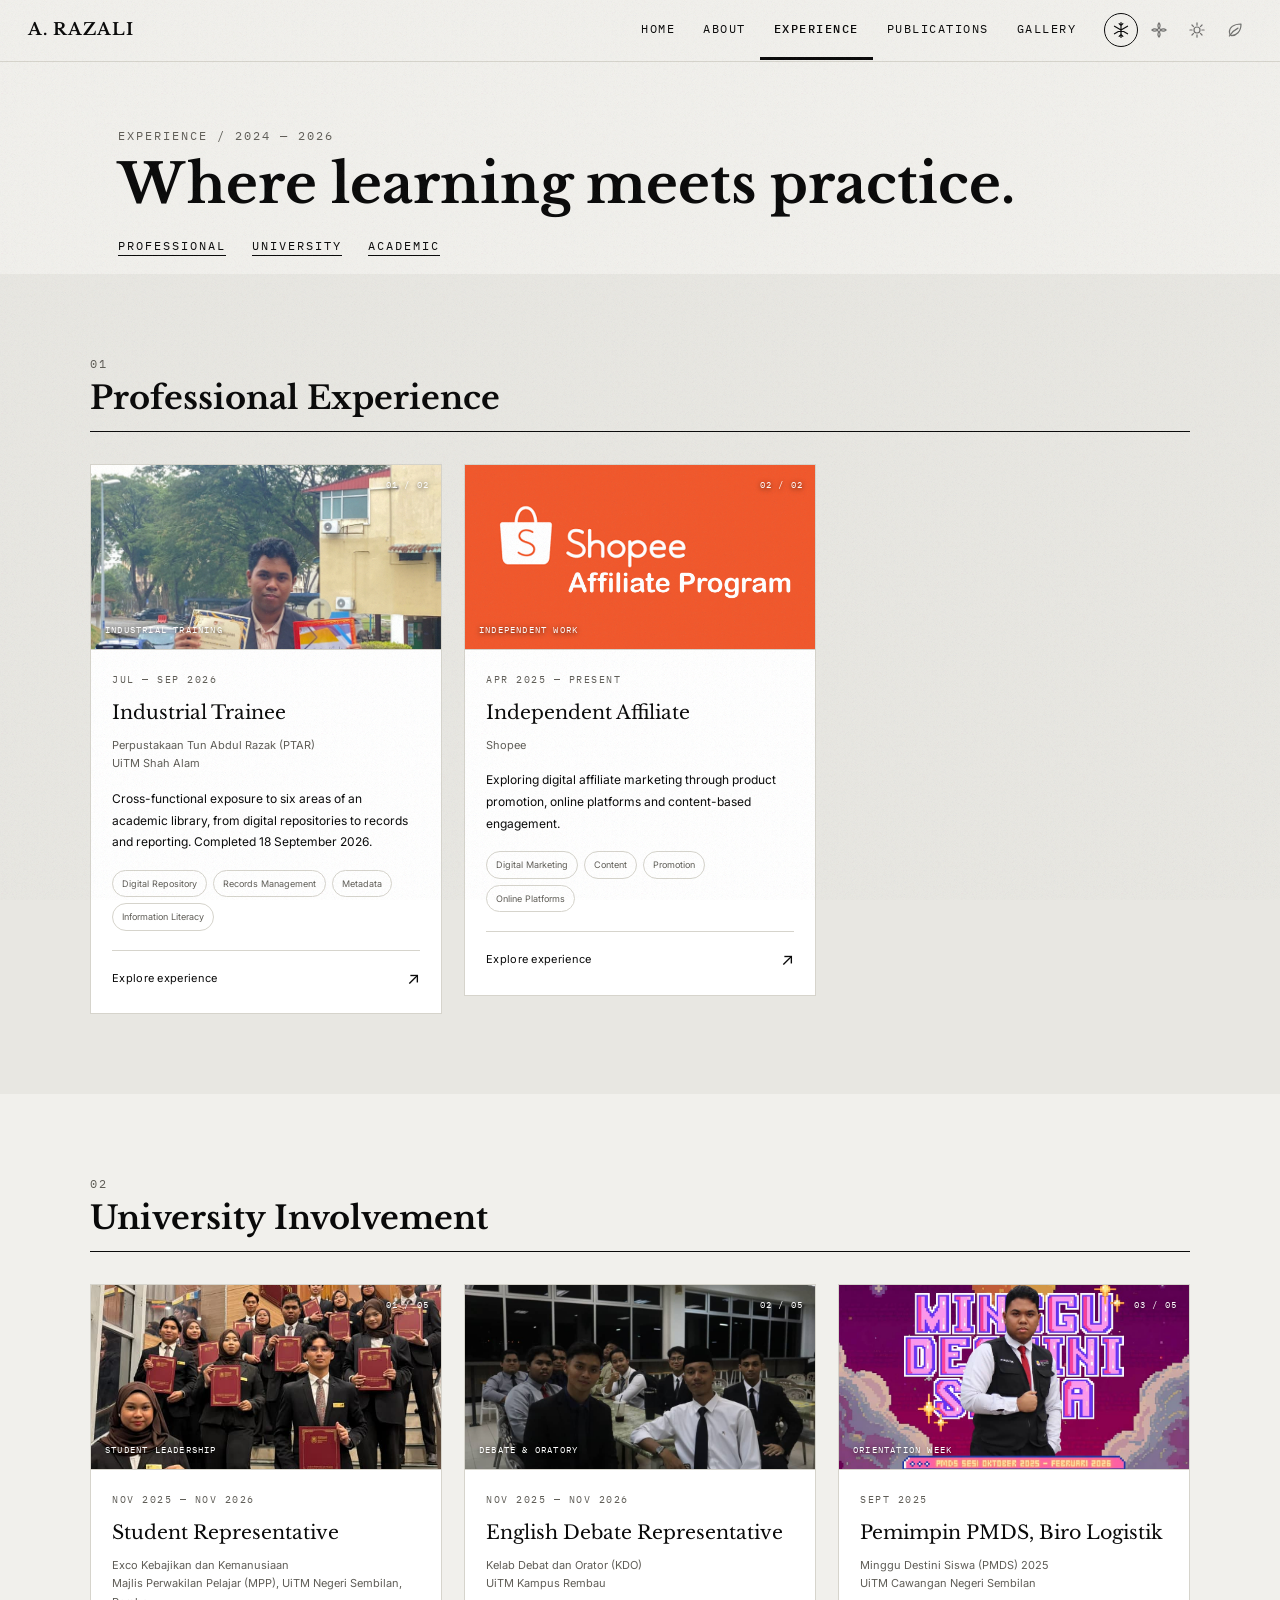
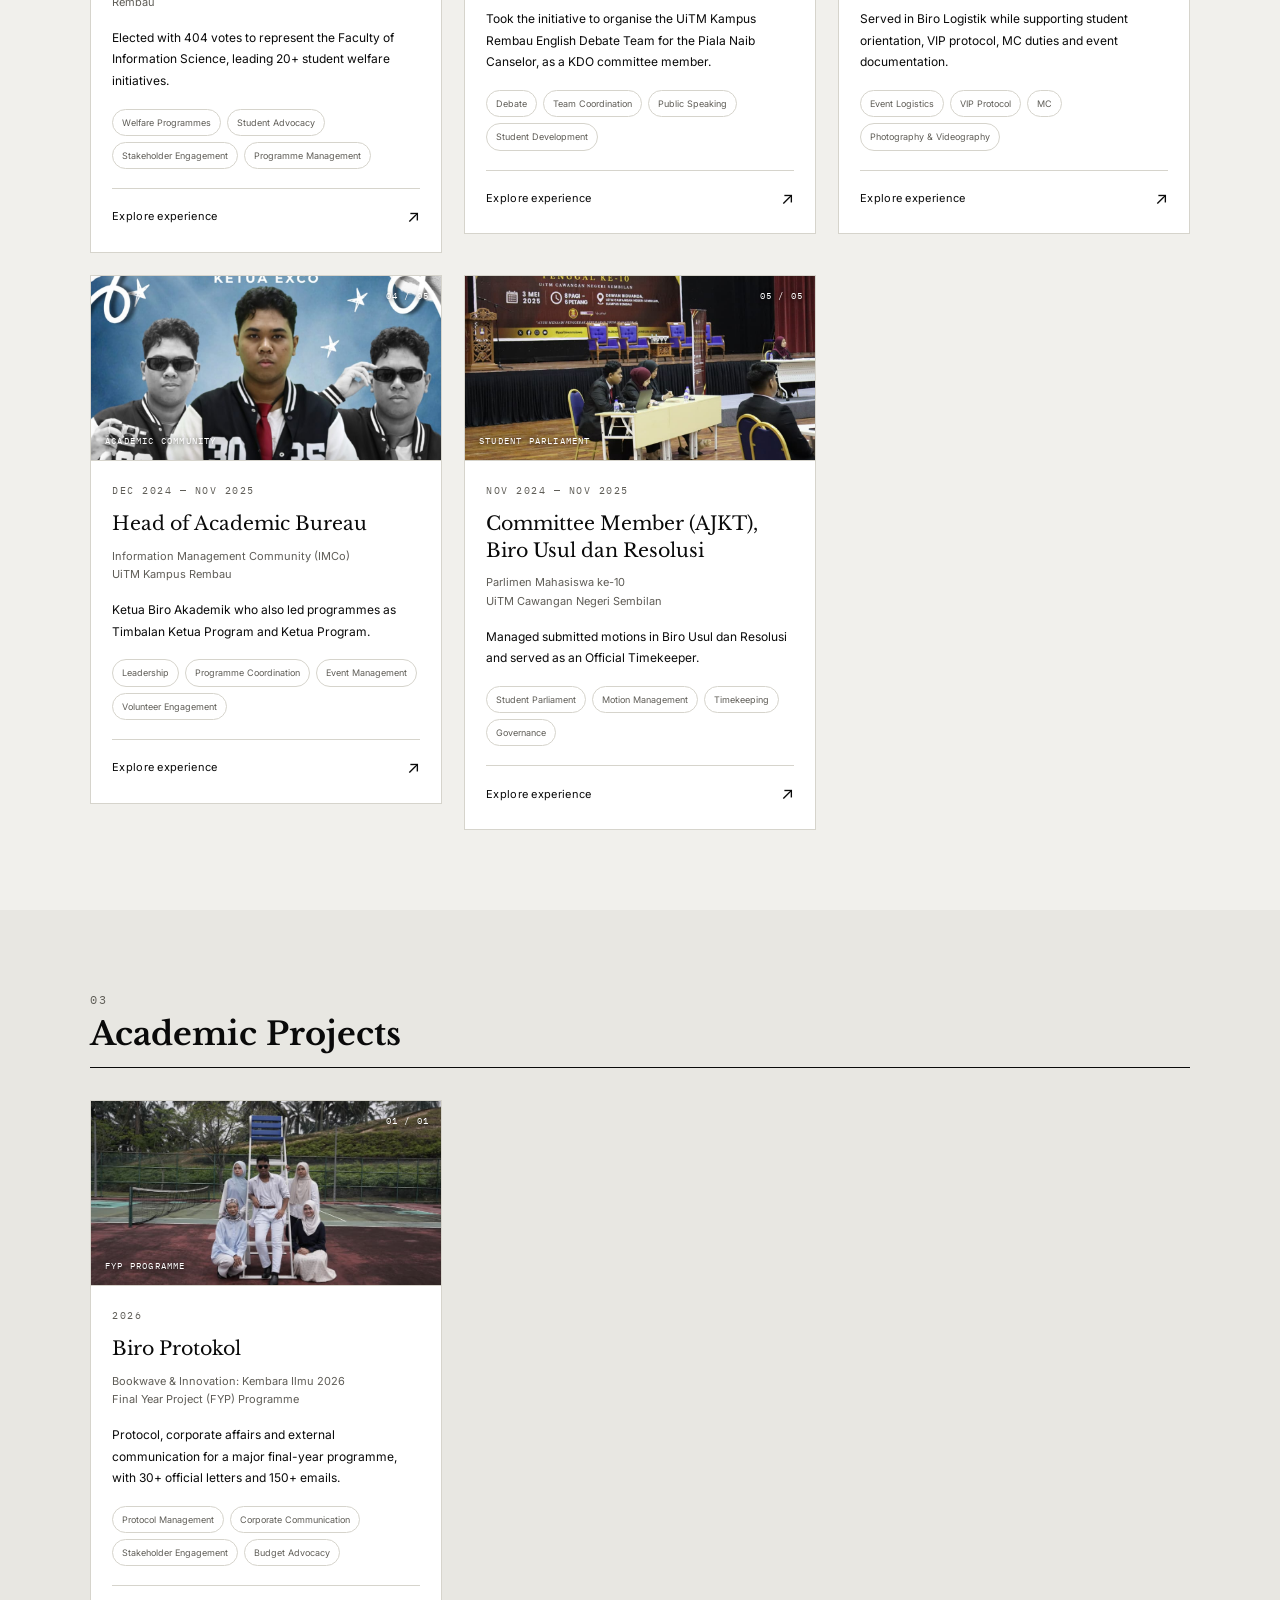
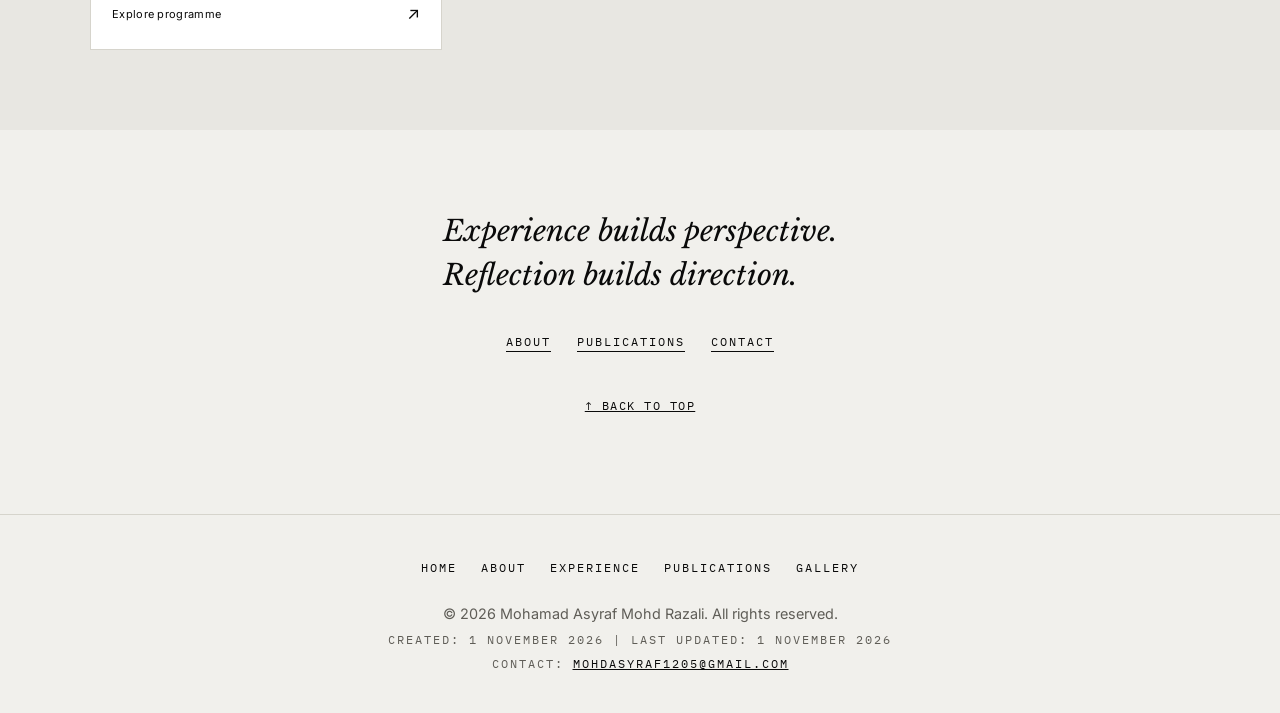
<file: experience.html>
<!DOCTYPE html>
<html lang="en">
<head>
  <meta charset="UTF-8">
  <meta name="viewport" content="width=device-width, initial-scale=1.0">
  <meta name="description" content="Professional experience, projects and university involvement of Mohamad Asyraf Mohd Razali.">
  <title>Experience | Mohamad Asyraf Mohd Razali</title>

  <!-- Match the Home and About theme system -->
  <script>
    (function () {
      var t = "winter";
      try { t = localStorage.getItem("theme") || "winter"; } catch (e) {}
      if (["winter", "spring", "summer", "autumn"].indexOf(t) === -1) t = "winter";
      document.documentElement.setAttribute("data-theme", t);
      document.documentElement.classList.add("js");
    })();
  </script>

  <link rel="preconnect" href="https://fonts.googleapis.com">
  <link href="https://fonts.googleapis.com/css2?family=Libre+Baskerville:wght@400;700&family=Inter:wght@400;500;600&family=IBM+Plex+Mono:wght@400;500&display=swap" rel="stylesheet">

  <link rel="stylesheet" href="css/style.css">
  <link rel="stylesheet" href="css/about.css">
  <link rel="stylesheet" href="css/experience.css">
</head>

<body>

  <!-- HEADER AND NAVIGATION -->
  <header class="site-header">
    <a class="brand" href="index.html">A. Razali</a>

    <nav aria-label="Main navigation">
      <ul>
        <li><a href="index.html">Home</a></li>
        <li><a href="biodata.html">About</a></li>
        <li><a href="experience.html" class="active">Experience</a></li>
        <li><a href="publications.html">Publications</a></li>
        <li><a href="gallery.html">Gallery</a></li>

        <li>
          <div class="seasons" role="group" aria-label="Choose a season theme">

            <button class="season" type="button" data-season="winter" aria-label="Winter theme" title="Winter">
              <svg viewBox="0 0 24 24" aria-hidden="true">
                <path d="M12 2v20M3.3 7l17.4 10M3.3 17L20.7 7M9.5 3.5L12 6l2.5-2.5M9.5 20.5L12 18l2.5 2.5"/>
              </svg>
            </button>

            <button class="season" type="button" data-season="spring" aria-label="Spring theme" title="Spring">
              <svg viewBox="0 0 24 24" aria-hidden="true">
                <circle cx="12" cy="12" r="2"/>
                <path d="M12 10C10.3 7.7 10.3 4.7 12 2.5c1.7 2.2 1.7 5.2 0 7.5zM12 14c1.7 2.3 1.7 5.3 0 7.5-1.7-2.2-1.7-5.2 0-7.5zM10 12C7.7 13.7 4.7 13.7 2.5 12 4.7 10.3 7.7 10.3 10 12zM14 12c2.3-1.7 5.3-1.7 7.5 0-2.2 1.7-5.2 1.7-7.5 0z"/>
              </svg>
            </button>

            <button class="season" type="button" data-season="summer" aria-label="Summer theme" title="Summer">
              <svg viewBox="0 0 24 24" aria-hidden="true">
                <circle cx="12" cy="12" r="4"/>
                <path d="M12 2.5v3M12 18.5v3M2.5 12h3M18.5 12h3M5.3 5.3l2.1 2.1M16.6 16.6l2.1 2.1M5.3 18.7l2.1-2.1M16.6 7.4l2.1-2.1"/>
              </svg>
            </button>

            <button class="season" type="button" data-season="autumn" aria-label="Autumn theme" title="Autumn">
              <svg viewBox="0 0 24 24" aria-hidden="true">
                <path d="M20 4C9.5 4 4.5 9 4.5 14.5c0 2.2 1 4 2.9 5C13.5 19.5 20 14.5 20 4z"/>
                <path d="M4.5 20c3.5-5.5 7.5-8.5 11.5-10.5"/>
              </svg>
            </button>

          </div>
        </li>
      </ul>
    </nav>
  </header>

  <main>

    <!-- PAGE TITLE -->
    <div class="page-title" id="top-jump">
      <p class="mono label">Experience / 2024 — 2026</p>
      <h1>Where learning meets practice.</h1>

      <ul class="jump">
        <li><a href="#professional">Professional</a></li>
        <li><a href="#university">University</a></li>
        <li><a href="#academic">Academic</a></li>
      </ul>
    </div>

    <!-- 01 PROFESSIONAL EXPERIENCE -->
    <section class="alt tight" id="professional">
      <div class="wrap">

        <p class="mono label reveal">01</p>
        <h2 class="reveal">Professional Experience</h2>
        <div class="rule"></div>

        <div class="experience-grid">

          <!-- INDUSTRIAL TRAINING -->
          <article class="experience-card reveal" id="trainee"
                   data-photos="images/industrial-training-2.jpeg, images/industrial-training-3.jpeg">

            <div class="experience-image">
              <img src="images/industrial-training.jpeg"
                   alt="Industrial training at PTAR UiTM Shah Alam"
                   onerror="this.parentElement.classList.add('no-image')">
              <span class="image-number mono">01 / 02</span>
              <span class="image-caption mono">INDUSTRIAL TRAINING</span>
            </div>

            <div class="experience-info">

              <p class="mono experience-date">JUL — SEP 2026</p>

              <h3>Industrial Trainee</h3>

              <p class="experience-place">
                Perpustakaan Tun Abdul Razak (PTAR)
                <br>UiTM Shah Alam
              </p>

              <p class="experience-summary">
                Cross-functional exposure to six areas of an academic library, from digital repositories to records and reporting. Completed 18 September 2026.
              </p>

              <div class="experience-tags">
                <span>Digital Repository</span>
                <span>Records Management</span>
                <span>Metadata</span>
                <span>Information Literacy</span>
                <span>Research Support</span>
                <span>Data Analysis</span>
                <span>Microsoft Excel</span>
                <span>Institutional Reporting</span>
              </div>

              <details class="experience-details">
                <summary>
                  Explore experience
                  <span class="details-icon">＋</span>
                </summary>

                <div class="experience-more">

                  <h4>Overview</h4>
                  <p>
                    Completed industrial training in a professional academic
                    library, with cross-functional exposure to six areas of
                    library and information operations. The placement showed me
                    how digital repositories, electronic records systems,
                    metadata and research tools work together in an information
                    institution, and strengthened my communication, teamwork,
                    adaptability and professional conduct.
                  </p>
                  <div class="xp-stats">
                    <div><b>6</b><span>Areas of exposure</span></div>
                    <div><b>6</b><span>Systems &amp; platforms</span></div>
                    <div><b>6</b><span>Engagements</span></div>
                    <div><b>2</b><span>Symposium days</span></div>
                  </div>

                  <h4>Areas</h4>
                  <ul>
                    <li><strong>Digital library and repository:</strong> assisted with repository activities, PERMATA accession work and DOI-related metadata administration.</li>
                    <li><strong>Customer services:</strong> supported the service counter, user enquiries, reference services, Interlibrary Loan (ILL) and Book Delivery Service.</li>
                    <li><strong>Information literacy:</strong> observed how librarians support students and researchers, and explored Scopus AI for research and information discovery.</li>
                    <li><strong>Archives and records management:</strong> gained exposure to the records lifecycle, electronic records administration and disposal-related procedures.</li>
                    <li><strong>Galeri Tun Abdul Razak:</strong> learned how historical collections and institutional heritage are organised, presented and made accessible.</li>
                    <li><strong>Administration, data and reporting:</strong> verified annual report information, organised data in Microsoft Excel and prepared charts.</li>
                  </ul>

                  <h4>Systems</h4>
                  <ul>
                    <li><strong>PERMATA:</strong> digital repository and accession-related activities.</li>
                    <li><strong>DDMS 2.0:</strong> electronic records management.</li>
                    <li><strong>OFA:</strong> records and document administration.</li>
                    <li><strong>AMS:</strong> records administration and disposal-related processes.</li>
                    <li><strong>Scopus AI:</strong> academic research and information discovery.</li>
                    <li><strong>eGallery:</strong> digital gallery and institutional collections.</li>
                    <li><strong>DOI:</strong> the identifier framework used in metadata-related administration.</li>
                  </ul>

                  <h4>Programmes</h4>
                  <ul>
                    <li><strong>I-LISS 2026</strong> (International Library and Information Science Symposium), 26–27 August 2026, Hotel UiTM Shah Alam: helped set up and run PTAR's exhibition booth, introduced PERMATA to visitors, supported the Speed Reading activity and engaged with participants from countries including Indonesia, Thailand, South Korea, India, Brunei, the Philippines, Japan, Nigeria and Bangladesh.</li>
                    <li><strong>Book Talk with Author, Episode 7:</strong> featuring Associate Professor Dr Ahmad Lufti Anis.</li>
                    <li><strong>Library Leadership Series 9:</strong> focusing on Islamic collections.</li>
                    <li><strong>Talaqqi Kerohanian Series 15:</strong> Kitab Berzanji, in conjunction with Maulidur Rasul.</li>
                    <li><strong>Flag-handover ceremony:</strong> National Month and Maulidur Rasul celebrations.</li>
                    <li><strong>PTAR Shah Alam volunteer engagement:</strong> 9–10 February 2026.</li>
                  </ul>

                  <h4>Reporting</h4>
                  <ul>
                    <li><strong>Data analysis and reporting:</strong> reviewed and verified annual report information, checked statistical figures for consistency, organised data in Microsoft Excel and prepared charts, comparing materials against PTAR Shah Alam's established reporting standards.</li>
                    <li><strong>Completion, 18 September 2026:</strong> finalised and verified my logbook, delivered my final presentation to my supervisor, submitted the assessment rubric and took part in the industrial training certificate ceremony.</li>
                  </ul>
                </div>
              </details>

            </div>
          </article>

          <!-- AFFILIATE -->
          <article class="experience-card reveal" id="affiliate">

            <div class="experience-image">
              <img src="images/affiliate.jpeg"
                   alt="Independent affiliate work"
                   onerror="this.parentElement.classList.add('no-image')">
              <span class="image-number mono">02 / 02</span>
              <span class="image-caption mono">INDEPENDENT WORK</span>
            </div>

            <div class="experience-info">

              <p class="mono experience-date">APR 2025 — PRESENT</p>

              <h3>Independent Affiliate</h3>

              <p class="experience-place">Shopee</p>

              <p class="experience-summary">
                Exploring digital affiliate marketing through
                product promotion, online platforms and
                content-based engagement.
              </p>

              <div class="experience-tags">
                <span>Digital Marketing</span>
                <span>Content</span>
                <span>Promotion</span>
                <span>Online Platforms</span>
              </div>

              <details class="experience-details">
                <summary>
                  Explore experience
                  <span class="details-icon">＋</span>
                </summary>

                <div class="experience-more">

                  <h4>Overview</h4>
                  <p>
                    Exploring digital affiliate marketing through the Shopee
                    platform, from product promotion to content-based engagement.
                  </p>
                  <ul>
                    <li>Learning about product promotion and digital engagement.</li>
                    <li>Developing an understanding of online consumer behaviour and content presentation.</li>
                  </ul>
                </div>
              </details>

            </div>
          </article>

        </div>
      </div>
    </section>

    <!-- 02 UNIVERSITY EXPERIENCE -->
    <section class="tight" id="university">
      <div class="wrap">

        <p class="mono label reveal">02</p>
        <h2 class="reveal">University Involvement</h2>
        <div class="rule"></div>

        <div class="experience-grid">

          <!-- MPP -->
          <article class="experience-card reveal" id="mpp"
                   data-photos="images/mpp-2.jpg, images/mpp-3.jpg">

            <div class="experience-image">
              <img src="images/mpp.jpg"
                   alt="Student representative and university activities"
                   onerror="this.parentElement.classList.add('no-image')">
              <span class="image-number mono">01 / 05</span>
              <span class="image-caption mono">STUDENT LEADERSHIP</span>
            </div>

            <div class="experience-info">

              <p class="mono experience-date">NOV 2025 — NOV 2026</p>

              <h3>Student Representative</h3>

              <p class="experience-place">
                Exco Kebajikan dan Kemanusiaan
                <br>Majlis Perwakilan Pelajar (MPP), UiTM Negeri Sembilan, Rembau
              </p>

              <p class="experience-summary">
                Elected with 404 votes to represent the Faculty of Information Science, leading 20+ student welfare initiatives.
              </p>

              <div class="experience-tags">
                <span>Welfare Programmes</span>
                <span>Student Advocacy</span>
                <span>Stakeholder Engagement</span>
                <span>Programme Management</span>
                <span>Leadership</span>
              </div>

              <details class="experience-details">
                <summary>
                  Explore experience
                  <span class="details-icon">＋</span>
                </summary>

                <div class="experience-more">

                  <h4>Overview</h4>
                  <p>
                    Elected on 13 November 2025 with 404 votes to represent the
                    Faculty of Information Science (FSM), UiTM Negeri Sembilan,
                    Kampus Rembau. As Exco Kebajikan dan Kemanusiaan, I led a
                    portfolio of 20+ student welfare initiatives covering food
                    security, cost of living, financial assistance, student
                    necessities and community engagement. Term: November 2025
                    to November 2026.
                  </p>
                  <div class="xp-stats">
                    <div><b>404</b><span>Election votes</span></div>
                    <div><b>20+</b><span>Welfare initiatives</span></div>
                    <div><b>3</b><span>Ziarah Prihatin editions</span></div>
                    <div><b>2</b><span>Free-breakfast periods</span></div>
                  </div>

                  <h4>Welfare programmes</h4>
                  <ul>
                    <li><strong>MPPCARE:</strong> initiated and managed welfare efforts, including Foodbank operations, food assistance and student support programmes.</li>
                    <li><strong>Sarapan Pagi Percuma:</strong> coordinated two rounds of free breakfast, providing recurring assistance to students.</li>
                    <li><strong>Jualan Rahmah:</strong> led the implementation of Jualan Rahmah II and contributed to Jualan Rahmah MADANI, working with KPDN, cooperative partners and retailers to improve access to affordable essential goods.</li>
                    <li><strong>Assistance initiatives:</strong> coordinated Gerobok Rezeki, Bakul Kasih B40/NR, Dapur HEP and other support for students in need.</li>
                    <li><strong>Ziarah Prihatin Siswa:</strong> organised and coordinated three editions with JPNR, involving direct student engagement, welfare assistance and identifying the concerns of non-resident students.</li>
                    <li><strong>Welfare cases:</strong> took part in coordinating financial assistance, accommodation-related matters and other student support requirements.</li>
                  </ul>

                  <h4>Engagement</h4>
                  <ul>
                    <li><strong>Representation:</strong> took part in MPP On Tour: Suara Mahasiswa Minangkabau and Parlimen Mahasiswa.</li>
                    <li><strong>Stakeholders:</strong> engaged with university management, government agencies, local authorities, corporate partners, retailers and external organisations on student-related matters.</li>
                    <li><strong>Documentation:</strong> prepared formal proposals, official correspondence, administrative documentation and welfare-related reports.</li>
                    <li><strong>Delivery:</strong> managed programme planning, stakeholder liaison, resource mobilisation, logistics, procurement coordination and implementation follow-ups.</li>
                  </ul>

                  <h4>Competencies</h4>
                  <ul>
                    <li>Student governance and representation</li>
                    <li>Welfare programme management</li>
                    <li>Strategic planning and programme coordination</li>
                    <li>Government and institutional relations</li>
                    <li>Corporate and external stakeholder engagement</li>
                    <li>Partnership development and resource mobilisation</li>
                    <li>Administrative management and official correspondence</li>
                    <li>Student advocacy and community engagement</li>
                    <li>Problem identification and resolution</li>
                    <li>Operational and logistical management</li>
                  </ul>
                </div>
              </details>

            </div>
          </article>

          <!-- KELAB DEBAT DAN ORATOR -->
          <article class="experience-card reveal" id="debat"
                   data-photos="images/debat-2.jpeg, images/debat-3.jpeg">

            <div class="experience-image">
              <img src="images/debat.jpeg"
                   alt="English debate team, Kelab Debat dan Orator"
                   onerror="this.parentElement.classList.add('no-image')">
              <span class="image-number mono">02 / 05</span>
              <span class="image-caption mono">DEBATE &amp; ORATORY</span>
            </div>

            <div class="experience-info">

              <p class="mono experience-date">NOV 2025 — NOV 2026</p>

              <h3>English Debate Representative</h3>

              <p class="experience-place">
                Kelab Debat dan Orator (KDO)<br>UiTM Kampus Rembau
              </p>

              <p class="experience-summary">
                Took the initiative to organise the UiTM Kampus Rembau English Debate Team for the Piala Naib Canselor, as a KDO committee member.
              </p>

              <div class="experience-tags">
                <span>Debate</span>
                <span>Team Coordination</span>
                <span>Public Speaking</span>
                <span>Student Development</span>
              </div>

              <details class="experience-details">
                <summary>
                  Explore experience
                  <span class="details-icon">＋</span>
                </summary>

                <div class="experience-more">
                  <h4>Overview</h4>
                  <p>
                    As a Kelab Debat dan Orator (KDO) committee member, I took the initiative to organise and coordinate the UiTM Kampus Rembau English Debate Team and helped prepare its participation in the Piala Naib Canselor (Vice-Chancellor's Cup), a university-level competition. My time was limited, but it showed me how student leadership can create opportunities beyond academic activities.
                  </p>

                  <h4>Contributions</h4>
                  <ul>
                    <li>Took the initiative to organise and coordinate the UiTM Kampus Rembau English Debate Team.</li>
                    <li>Assisted in coordinating the team's participation and preparation for the Piala Naib Canselor.</li>
                    <li>Helped facilitate the team's representation of UiTM Kampus Rembau at the university-level competition.</li>
                    <li>Gained practical experience in student development and co-curricular programme coordination.</li>
                  </ul>

                  <h4>Skills</h4>
                  <ul>
                    <li><strong>Team coordination:</strong> organising students towards a shared competitive objective.</li>
                    <li><strong>Programme management:</strong> arranging team participation and supporting competition preparation.</li>
                    <li><strong>Leadership and initiative:</strong> taking responsibility for developing student participation in English debating.</li>
                    <li><strong>Communication:</strong> strengthening coordination within a team.</li>
                    <li><strong>Student development:</strong> providing platforms for public speaking, critical thinking and English communication.</li>
                    <li><strong>Representation:</strong> preparing students to represent their campus at a university-level competition.</li>
                  </ul>
                </div>
              </details>

            </div>
          </article>

          <!-- PMDS -->
          <article class="experience-card reveal" id="pmds"
                   data-photos="images/pmds-2.jpeg, images/pmds-3.jpeg">

            <div class="experience-image">
              <img src="images/pmds.jpeg"
                   alt="Pemimpin Minggu Destini Siswa 2025"
                   onerror="this.parentElement.classList.add('no-image')">
              <span class="image-number mono">03 / 05</span>
              <span class="image-caption mono">ORIENTATION WEEK</span>
            </div>

            <div class="experience-info">

              <p class="mono experience-date">SEPT 2025</p>

              <h3>Pemimpin PMDS, Biro Logistik</h3>

              <p class="experience-place">
                Minggu Destini Siswa (PMDS) 2025<br>UiTM Cawangan Negeri Sembilan
              </p>

              <p class="experience-summary">
                Served in Biro Logistik while supporting student orientation, VIP protocol, MC duties and event documentation.
              </p>

              <div class="experience-tags">
                <span>Event Logistics</span>
                <span>VIP Protocol</span>
                <span>MC</span>
                <span>Photography &amp; Videography</span>
                <span>Student Orientation</span>
              </div>

              <details class="experience-details">
                <summary>
                  Explore experience
                  <span class="details-icon">＋</span>
                </summary>

                <div class="experience-more">
                  <h4>Overview</h4>
                  <p>
                    Served as Pemimpin Minggu Destini Siswa (PMDS) in Biro Logistik, supporting the orientation programme for newly registered students at UiTM Cawangan Negeri Sembilan. Beyond logistics, I served as Master of Ceremonies when required and took on photography and videography. PMDS was one of my earliest meaningful experiences in university leadership.
                  </p>

                  <h4>Responsibilities</h4>
                  <ul>
                    <li>Assisted in organising and managing orientation programmes for newly registered UiTM students.</li>
                    <li>Supported logistical arrangements to keep orientation activities running smoothly.</li>
                    <li>Helped coordinate new students throughout orientation sessions and activities.</li>
                    <li>Helped manage VIP arrangements and programme protocols during official ceremonies.</li>
                    <li>Served as Master of Ceremonies (MC) when required, assisting with announcements and stage proceedings.</li>
                    <li>Took photographs and videos to document programme activities and important moments.</li>
                    <li>Worked with fellow PMDS members and other committees to deliver the programme.</li>
                  </ul>

                  <h4>Contributions</h4>
                  <ul>
                    <li>Part of the PMDS team supporting the university's student orientation programme.</li>
                    <li>Contributed to the logistical coordination and operational management of orientation activities.</li>
                    <li>Took on responsibilities beyond the logistics portfolio, including MC duties and event documentation.</li>
                    <li>Gained direct exposure to VIP handling, formal event protocols and university-level programme management.</li>
                    <li>Helped welcome and assist new students as they moved into university life.</li>
                  </ul>

                  <h4>Skills</h4>
                  <ul>
                    <li><strong>Event management:</strong> planning, preparing and running institutional programmes.</li>
                    <li><strong>Logistics:</strong> coordinating equipment, facilities, materials and operational needs.</li>
                    <li><strong>Student management:</strong> guiding and assisting newly enrolled students.</li>
                    <li><strong>VIP and protocol:</strong> guest reception and coordination involving university officials.</li>
                    <li><strong>Public speaking:</strong> building confidence through MC duties and announcements.</li>
                    <li><strong>Media and documentation:</strong> photography, videography and event documentation.</li>
                    <li><strong>Teamwork:</strong> working with different committees towards shared objectives.</li>
                    <li><strong>Adaptability:</strong> managing different responsibilities as requirements changed.</li>
                  </ul>

                  <h4>Growth</h4>
                  <p>
                    Serving as an MC and taking on photography and videography pushed me outside my comfort zone, and I learned to communicate with students, staff, committee members and invited guests in a fast-paced programme. PMDS introduced me to the university's organisational environment, widened my network and gave me the confidence to take on greater responsibilities. It became a stepping stone towards student representation and eventually towards a position in the Majlis Perwakilan Pelajar (MPP).
                  </p>
                </div>
              </details>

            </div>
          </article>

          <!-- IMCO -->
          <article class="experience-card reveal" id="imco"
                   data-photos="images/imco-2.jpeg, images/imco-3.jpeg">

            <div class="experience-image">
              <img src="images/imco.jpeg"
                   alt="Information Management Community (IMCo)"
                   onerror="this.parentElement.classList.add('no-image')">
              <span class="image-number mono">04 / 05</span>
              <span class="image-caption mono">ACADEMIC COMMUNITY</span>
            </div>

            <div class="experience-info">

              <p class="mono experience-date">DEC 2024 — NOV 2025</p>

              <h3>Head of Academic Bureau</h3>

              <p class="experience-place">
                Information Management Community (IMCo)<br>UiTM Kampus Rembau
              </p>

              <p class="experience-summary">
                Ketua Biro Akademik who also led programmes as Timbalan Ketua Program and Ketua Program.
              </p>

              <div class="experience-tags">
                <span>Leadership</span>
                <span>Programme Coordination</span>
                <span>Event Management</span>
                <span>Volunteer Engagement</span>
                <span>Stakeholder Relations</span>
              </div>

              <details class="experience-details">
                <summary>
                  Explore experience
                  <span class="details-icon">＋</span>
                </summary>

                <div class="experience-more">
                  <h4>Overview</h4>
                  <p>
                    Served as Ketua Biro Akademik (Head of Academic Bureau) at IMCo, UiTM Kampus Rembau, and took on programme leadership as Timbalan Ketua Program and Ketua Program. The involvement covered programme coordination, event management and student engagement.
                  </p>
                  <ul>
                    <li>Led the Academic Bureau and contributed to the club's academic initiatives.</li>
                    <li>Led the coordination and execution of A Day with IMCo.</li>
                    <li>Took part in IMCo Kasih Menanti, a community volunteering initiative.</li>
                    <li>Built strong working relationships with the Majlis Tertinggi and fellow committee members.</li>
                  </ul>

                  <h4>Roles</h4>
                  <ul>
                    <li><strong>Academic Bureau:</strong> led the bureau and its academic-related activities.</li>
                    <li><strong>Programme coordination:</strong> served as Timbalan Ketua Program and Ketua Program in different programmes.</li>
                    <li><strong>Event organisation:</strong> helped plan, coordinate and run club activities, including preparation, committee coordination and event operations.</li>
                    <li><strong>Stakeholder engagement:</strong> worked with the club's Majlis Tertinggi, fellow committee members, university management and invited guests.</li>
                    <li><strong>Student engagement:</strong> contributed to initiatives that encouraged participation, collaboration and community involvement.</li>
                  </ul>

                  <h4>Programmes</h4>
                  <ul>
                    <li><strong>Majlis Perjumpaan Dekan (Timbalan Ketua Program):</strong> assisted in coordinating programme arrangements and supporting overall event execution.</li>
                    <li><strong>A Day with IMCo (Ketua Program):</strong> led the programme's coordination and execution, working with committee members to deliver it.</li>
                    <li><strong>IMCo Kasih Menanti (programme committee and volunteer):</strong> took part in a community volunteering initiative to engage and assist homeless individuals.</li>
                  </ul>

                  <h4>Skills</h4>
                  <ul>
                    <li><strong>Leadership and administration:</strong> managing bureau responsibilities within a student organisation.</li>
                    <li><strong>Programme management:</strong> planning, coordinating and running programmes in different committee roles.</li>
                    <li><strong>Academic engagement:</strong> understanding how academic initiatives support students' learning.</li>
                    <li><strong>Stakeholder relations:</strong> working with university management, lecturers, committee members and invited guests.</li>
                    <li><strong>Volunteer management:</strong> understanding community engagement and volunteer responsibilities.</li>
                    <li><strong>Team management:</strong> coordinating committees and aligning responsibilities.</li>
                    <li><strong>Problem-solving:</strong> responding to programme requirements and operational challenges.</li>
                    <li><strong>Relationship building:</strong> building professional relationships through continuous collaboration.</li>
                  </ul>

                  <h4>Reflection</h4>
                  <p>
                    IMCo let me experience leadership beyond a single bureau position, by taking different roles across several programmes. Working closely with the Majlis Tertinggi taught me about trust, teamwork and shared responsibility, and showed me how an organisation works behind the scenes.
                  </p>
                  <p>
                    Through programmes such as A Day with IMCo and IMCo Kasih Menanti, I experienced both internal programme management and community service. It strengthened my confidence in taking initiative and prepared me for greater involvement in student representation and university-level leadership.
                  </p>
                </div>
              </details>

            </div>
          </article>

          <!-- PARLIMEN MAHASISWA -->
          <article class="experience-card reveal" id="parlimen"
                   data-photos="images/parlimen-mahasiswa-2.jpeg, images/parlimen-mahasiswa-3.jpeg">

            <div class="experience-image">
              <img src="images/parlimen-mahasiswa.jpeg"
                   alt="Parlimen Mahasiswa ke-10"
                   onerror="this.parentElement.classList.add('no-image')">
              <span class="image-number mono">05 / 05</span>
              <span class="image-caption mono">STUDENT PARLIAMENT</span>
            </div>

            <div class="experience-info">

              <p class="mono experience-date">NOV 2024 — NOV 2025</p>

              <h3>Committee Member (AJKT), Biro Usul dan Resolusi</h3>

              <p class="experience-place">
                Parlimen Mahasiswa ke-10<br>UiTM Cawangan Negeri Sembilan
              </p>

              <p class="experience-summary">
                Managed submitted motions in Biro Usul dan Resolusi and served as an Official Timekeeper.
              </p>

              <div class="experience-tags">
                <span>Student Parliament</span>
                <span>Motion Management</span>
                <span>Timekeeping</span>
                <span>Governance</span>
              </div>

              <details class="experience-details">
                <summary>
                  Explore experience
                  <span class="details-icon">＋</span>
                </summary>

                <div class="experience-more">
                  <h4>Overview</h4>
                  <p>
                    Appointed as Ahli Jawatankuasa Tertinggi (AJKT) for Parlimen Mahasiswa ke-10 at UiTM Cawangan Negeri Sembilan, with two responsibilities: Biro Usul dan Resolusi and Official Timekeeper. It gave me practical exposure to the administrative and procedural side of student parliamentary governance, and to how student concerns become structured motions for formal deliberation.
                  </p>
                  <ul>
                    <li>Helped manage how participant-submitted motions were received, documented and reviewed.</li>
                    <li>Supported the organisation of the Majlis Tapisan Usul (Pre-Council Session).</li>
                    <li>Served as an official timekeeper during parliamentary proceedings.</li>
                  </ul>

                  <h4>Motions</h4>
                  <p><strong>Biro Usul dan Resolusi</strong> (Motions and Resolutions Bureau)</p>
                  <ul>
                    <li>Received motions (usul) submitted by student representatives and programme participants.</li>
                    <li>Collected, organised and documented submitted motions for review and consideration.</li>
                    <li>Arranged motions according to subject and relevance.</li>
                    <li>Assisted in organising the Majlis Tapisan Usul (Pre-Council Session), a preliminary session to review, screen and refine motions before the parliamentary sitting.</li>
                    <li>Coordinated the logistical and administrative arrangements for the pre-council programme.</li>
                    <li>Supported the preparation of motions for formal deliberation during parliamentary proceedings.</li>
                  </ul>

                  <h4>Timekeeping</h4>
                  <p><strong>Official Timekeeper</strong></p>
                  <ul>
                    <li>Monitored speaking durations and allocated time during proceedings.</li>
                    <li>Made sure participants kept to their speaking time limits.</li>
                    <li>Supported smooth transitions between speakers and agenda items.</li>
                    <li>Helped maintain procedural discipline and the overall flow of sessions.</li>
                  </ul>

                  <h4>Knowledge</h4>
                  <ul>
                    <li><strong>Parliamentary governance:</strong> the structure and conduct of student parliamentary proceedings.</li>
                    <li><strong>Motion management:</strong> how motions are received, documented, organised and reviewed.</li>
                    <li><strong>Pre-council procedures:</strong> preliminary screening and refinement of motions before formal debate.</li>
                    <li><strong>Policy deliberation:</strong> how student concerns and proposals are structured for discussion.</li>
                    <li><strong>Event administration:</strong> planning and coordinating a preparatory parliamentary session.</li>
                    <li><strong>Procedural management:</strong> speaking rules, time allocation and parliamentary discipline.</li>
                  </ul>

                  <h4>Skills</h4>
                  <ul>
                    <li><strong>Administrative management:</strong> handling and organising formal submissions and documentation.</li>
                    <li><strong>Programme coordination:</strong> supporting the planning and running of the pre-council session.</li>
                    <li><strong>Information organisation:</strong> classifying and arranging motions for review.</li>
                    <li><strong>Time management:</strong> monitoring parliamentary speaking durations.</li>
                    <li><strong>Communication and liaison:</strong> coordinating with participants and committee members.</li>
                    <li><strong>Governance awareness:</strong> understanding formal deliberation and student representation.</li>
                    <li><strong>Critical thinking:</strong> valuing clarity, relevance and structure when reviewing motions.</li>
                  </ul>
                </div>
              </details>

            </div>
          </article>

        </div>
      </div>
    </section>

    <!-- 03 ACADEMIC EXPERIENCE -->
    <section class="alt tight" id="academic">
      <div class="wrap">

        <p class="mono label reveal">03</p>
        <h2 class="reveal">Academic Projects</h2>
        <div class="rule"></div>

        <div class="experience-grid">

          <article class="experience-card reveal" id="fyp"
                   data-photos="images/fyp-2.jpeg, images/fyp-3.jpeg">

            <div class="experience-image">
              <img src="images/fyp.jpeg"
                   alt="Bookwave &amp; Innovation: Kembara Ilmu 2026"
                   onerror="this.parentElement.classList.add('no-image')">
              <span class="image-number mono">01 / 01</span>
              <span class="image-caption mono">FYP PROGRAMME</span>
            </div>

            <div class="experience-info">

              <p class="mono experience-date">2026</p>

              <h3>Biro Protokol</h3>

              <p class="experience-place">
                Bookwave &amp; Innovation: Kembara Ilmu 2026<br>Final Year Project (FYP) Programme
              </p>

              <p class="experience-summary">
                Protocol, corporate affairs and external communication for a major final-year programme, with 30+ official letters and 150+ emails.
              </p>

              <div class="experience-tags">
                <span>Protocol Management</span>
                <span>Corporate Communication</span>
                <span>Stakeholder Engagement</span>
                <span>Budget Advocacy</span>
                <span>Official Documentation</span>
              </div>

              <details class="experience-details">
                <summary>
                  Explore programme
                  <span class="details-icon">＋</span>
                </summary>

                <div class="experience-more">
                  <h4>Overview</h4>
                  <p>
                    Served as a member of Biro Protokol for Bookwave &amp; Innovation: Kembara Ilmu 2026, a Final Year Project (FYP) programme, covering protocol management, corporate affairs, stakeholder communication and programme coordination.
                  </p>
                  <div class="xp-stats">
                    <div><b>30+</b><span>Official letters</span></div>
                    <div><b>150+</b><span>Emails coordinated</span></div>
                  </div>

                  <h4>Responsibilities</h4>
                  <ul>
                    <li><strong>Protocol and VIP:</strong> assisted with VIP arrangements, official invitations, guest coordination and protocol requirements.</li>
                    <li><strong>Corporate affairs:</strong> handled external communication, institutional liaison and correspondence with relevant organisations.</li>
                    <li><strong>Book vendors:</strong> helped identify, research and contact potential book vendors and suppliers for the programme's book-related activities.</li>
                    <li><strong>Stakeholder communication:</strong> reached out to external parties, agencies, organisations and potential collaborators.</li>
                    <li><strong>Official correspondence:</strong> prepared and issued 30+ official letters and coordinated 150+ emails.</li>
                    <li><strong>Programme coordination:</strong> worked with the Majlis Tertinggi and other committees to align programme requirements.</li>
                    <li><strong>Administrative liaison:</strong> raised the programme's budget concerns and communicated funding limitations to the university administration.</li>
                  </ul>

                  <h4>Impact</h4>
                  <ul>
                    <li><strong>Corporate communication:</strong> managed 30+ official letters and 150+ emails, with attention to detail, proper documentation, formal communication and consistent follow-ups.</li>
                    <li><strong>Book vendor engagement:</strong> researched companies, made first contact and supported communication with prospective suppliers, helping the programme's book-related arrangements and external participation.</li>
                    <li><strong>Budget advocacy:</strong> recognised that the allocated budget might not cover the programme's needs, raised the concern with the university administration and took part in the discussions. These efforts resulted in an additional budget allocation for the programme.</li>
                  </ul>

                  <h4>Skills</h4>
                  <ul>
                    <li><strong>Protocol management:</strong> VIP arrangements, official invitations, guest handling and event protocol.</li>
                    <li><strong>Corporate communication:</strong> formal correspondence and communication with external organisations.</li>
                    <li><strong>Stakeholder engagement:</strong> contact with book vendors, agencies, suppliers and potential collaborators.</li>
                    <li><strong>Official documentation:</strong> formal letters, correspondence and administrative records.</li>
                    <li><strong>Budget advocacy:</strong> presenting financial concerns and communicating resource needs to administration.</li>
                    <li><strong>Programme management:</strong> the coordination needed to deliver a large-scale academic programme.</li>
                    <li><strong>Team collaboration:</strong> working with the Majlis Tertinggi and across programme committees.</li>
                    <li><strong>Negotiation and persuasion:</strong> communicating organisational needs and advocating for resources.</li>
                    <li><strong>Problem-solving:</strong> identifying operational and financial constraints and helping resolve them.</li>
                  </ul>

                  <h4>Reflection</h4>
                  <p>
                    The programme gave me the chance to work closely with the Majlis Tertinggi on a major final-year programme. My duties went beyond conventional protocol into corporate affairs, external engagement, documentation, book vendor coordination and administration.
                  </p>
                  <p>
                    The most valuable lesson was that programme management is not only about carrying out assigned tasks. It also means spotting constraints, raising them professionally and advocating for the resources the programme needs, and taking ownership beyond my own portfolio.
                  </p>
                </div>
              </details>

            </div>
          </article>

        </div>
      </div>
    </section>

    <!-- CLOSING -->
    <section class="closing">
      <div class="wrap">
        <pre class="reveal">Experience builds perspective.
Reflection builds direction.</pre>

        <ul class="jump reveal">
          <li><a href="biodata.html">About</a></li>
          <li><a href="publications.html">Publications</a></li>
          <li><a href="index.html#contact">Contact</a></li>
        </ul>

        <p><a class="top-link" href="#top-jump">&uarr; Back to top</a></p>
      </div>
    </section>

  </main>

  <!-- FOOTER -->
  <footer>
    <ul class="foot-nav">
      <li><a href="index.html">Home</a></li>
      <li><a href="biodata.html">About</a></li>
      <li><a href="experience.html">Experience</a></li>
      <li><a href="publications.html">Publications</a></li>
      <li><a href="gallery.html">Gallery</a></li>
    </ul>

    <p>&copy; 2026 Mohamad Asyraf Mohd Razali. All rights reserved.</p>
    <p class="mono">Created: 1 November 2026 | Last updated: 1 November 2026</p>
    <p class="mono">Contact: <a href="mailto:mohdasyraf1205@gmail.com">mohdasyraf1205@gmail.com</a></p>
  </footer>

  <script src="js/script.js"></script>
  <script src="js/about.js"></script>
  <script src="js/experience.js"></script>

</body>
</html>
</file>
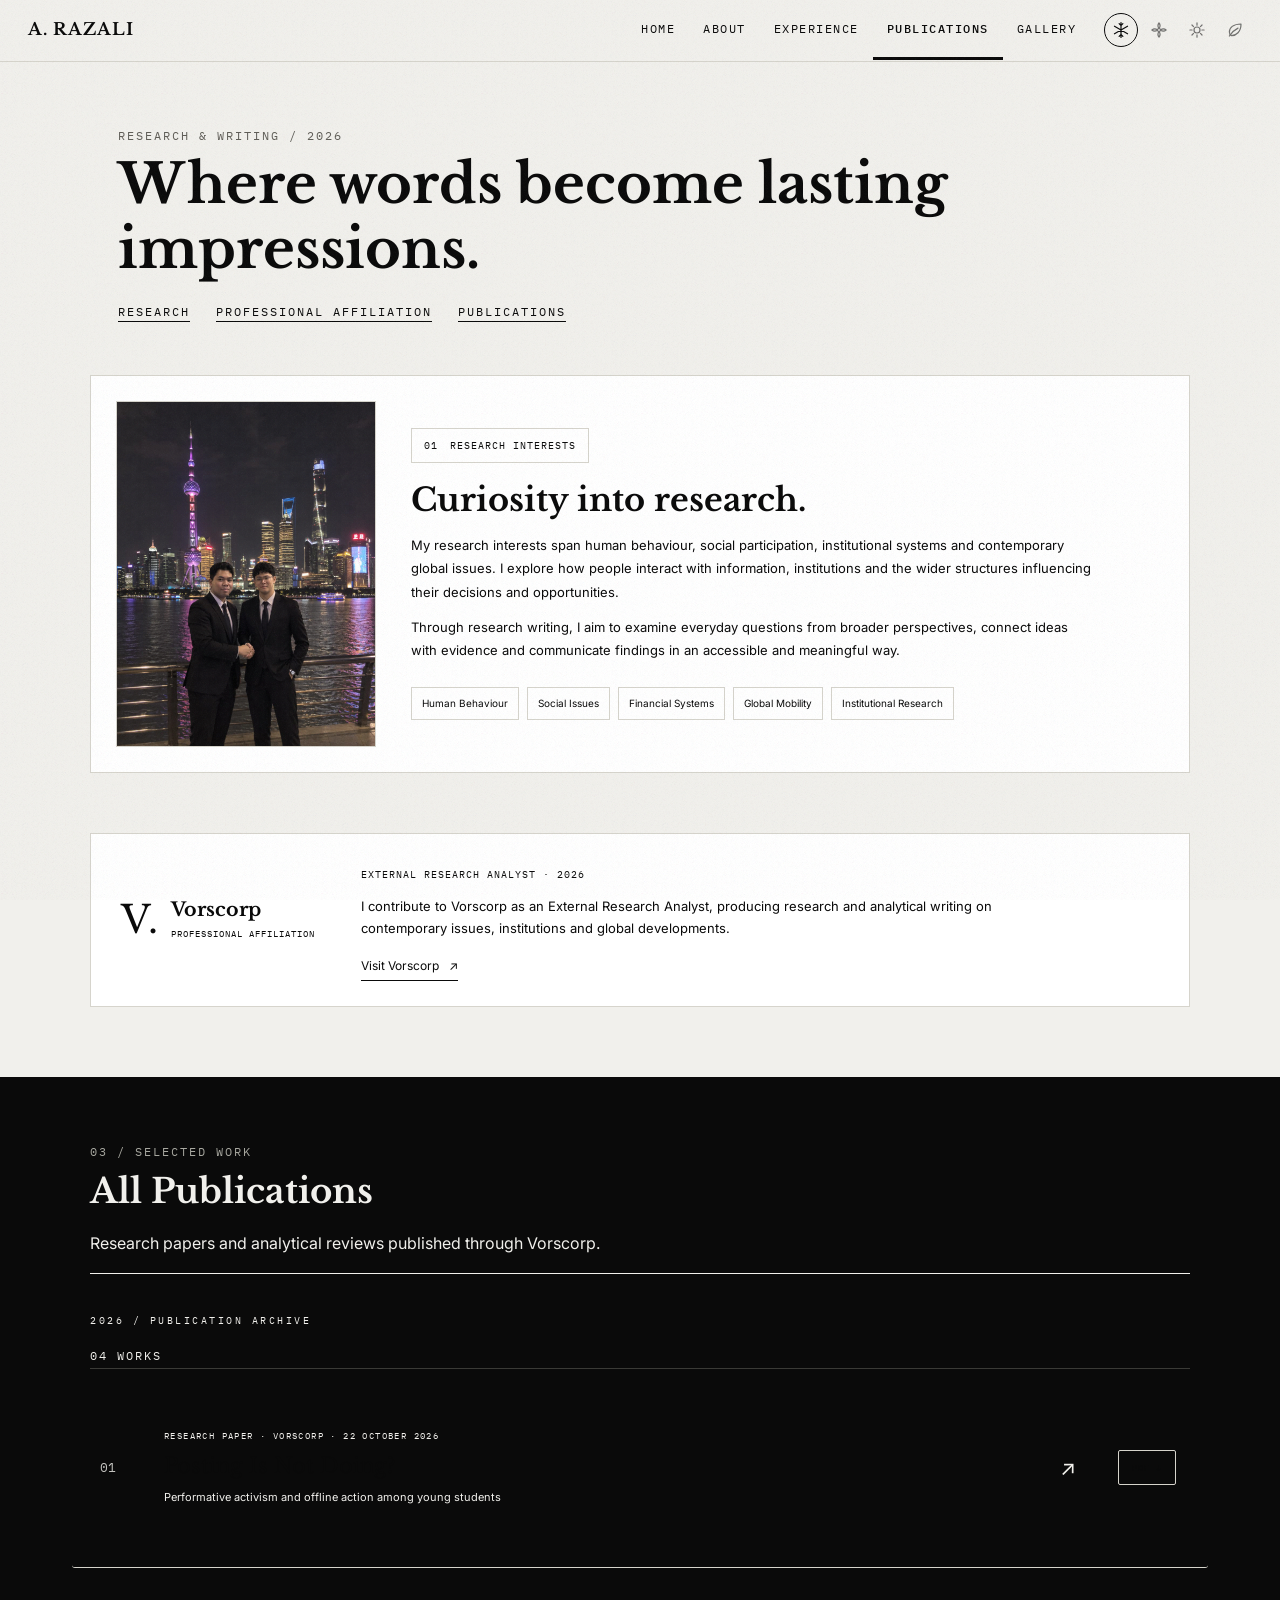
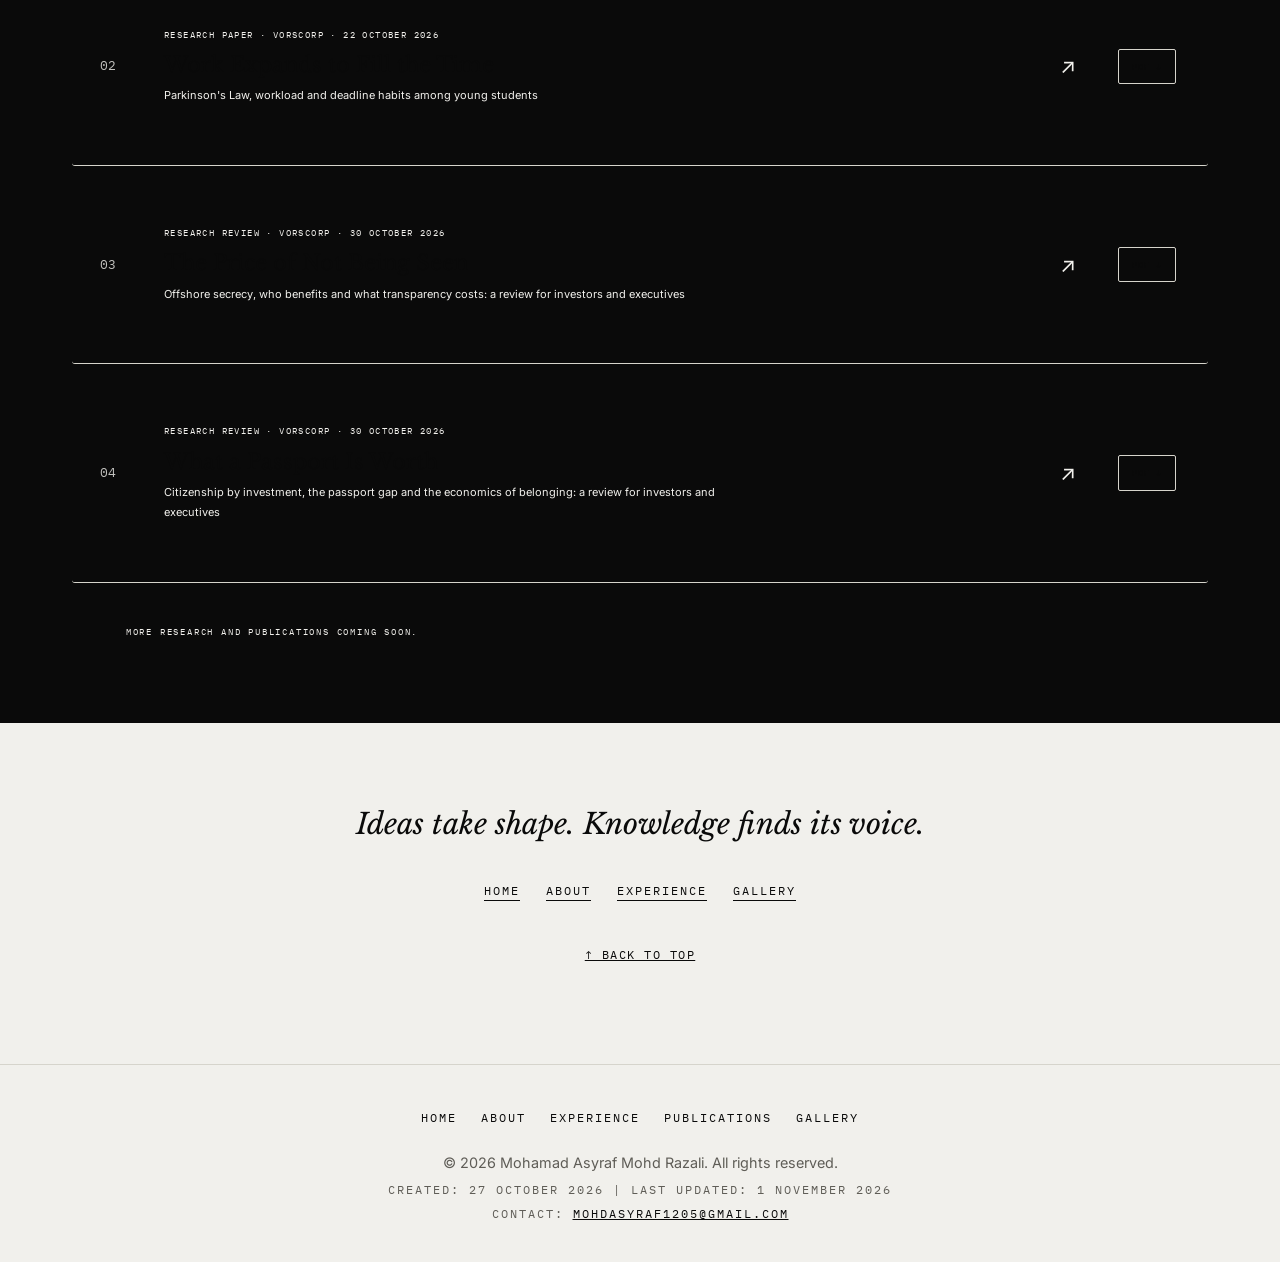
<file: publications.html>
<!DOCTYPE html>
<html lang="en">

<head>
  <meta charset="UTF-8">
  <meta name="viewport" content="width=device-width, initial-scale=1.0">

  <title>Publications | Mohamad Asyraf Mohd Razali</title>

  <!-- SEASONAL THEME -->
  <script>
    (function () {
      var t = "winter";

      try {
        t = localStorage.getItem("theme") || "winter";
      } catch (e) {}

      if (!["winter", "spring", "summer", "autumn"].includes(t)) {
        t = "winter";
      }

      document.documentElement.setAttribute("data-theme", t);
      document.documentElement.classList.add("js");
    })();
  </script>

  <!-- FONTS -->
  <link rel="preconnect" href="https://fonts.googleapis.com">
  <link rel="preconnect" href="https://fonts.gstatic.com" crossorigin>

  <link href="https://fonts.googleapis.com/css2?family=Libre+Baskerville:wght@400;700&family=Inter:wght@400;500;600&family=IBM+Plex+Mono:wght@400;500&display=swap" rel="stylesheet">

  <!-- CSS -->
  <link rel="stylesheet" href="css/style.css">
  <link rel="stylesheet" href="css/publications.css">

</head>

<body>

  <!-- =====================================
       HEADER
  ====================================== -->

  <header class="site-header">

    <a class="brand" href="index.html">A. Razali</a>

    <nav aria-label="Main navigation">
      <ul>

        <li><a href="index.html">Home</a></li>
        <li><a href="biodata.html">About</a></li>
        <li><a href="experience.html">Experience</a></li>
        <li><a href="publications.html" class="active">Publications</a></li>
        <li><a href="gallery.html">Gallery</a></li>

        <li>
          <div class="seasons" role="group" aria-label="Choose a season theme">

            <button class="season" type="button" data-season="winter" aria-label="Winter theme" title="Winter">
              <svg viewBox="0 0 24 24" aria-hidden="true">
                <path d="M12 2v20M3.3 7l17.4 10M3.3 17L20.7 7M9.5 3.5L12 6l2.5-2.5M9.5 20.5L12 18l2.5 2.5"/>
              </svg>
            </button>

            <button class="season" type="button" data-season="spring" aria-label="Spring theme" title="Spring">
              <svg viewBox="0 0 24 24" aria-hidden="true">
                <circle cx="12" cy="12" r="2"/>
                <path d="M12 10C10.3 7.7 10.3 4.7 12 2.5c1.7 2.2 1.7 5.2 0 7.5zM12 14c1.7 2.3 1.7 5.3 0 7.5-1.7-2.2-1.7-5.2 0-7.5zM10 12C7.7 13.7 4.7 13.7 2.5 12 4.7 10.3 7.7 10.3 10 12zM14 12c2.3-1.7 5.3-1.7 7.5 0-2.2 1.7-5.2 1.7-7.5 0z"/>
              </svg>
            </button>

            <button class="season" type="button" data-season="summer" aria-label="Summer theme" title="Summer">
              <svg viewBox="0 0 24 24" aria-hidden="true">
                <circle cx="12" cy="12" r="4"/>
                <path d="M12 2.5v3M12 18.5v3M2.5 12h3M18.5 12h3M5.3 5.3l2.1 2.1M16.6 16.6l2.1 2.1M5.3 18.7l2.1-2.1M16.6 7.4l2.1-2.1"/>
              </svg>
            </button>

            <button class="season" type="button" data-season="autumn" aria-label="Autumn theme" title="Autumn">
              <svg viewBox="0 0 24 24" aria-hidden="true">
                <path d="M20 4C9.5 4 4.5 9 4.5 14.5c0 2.2 1 4 2.9 5C13.5 19.5 20 14.5 20 4z"/>
                <path d="M4.5 20c3.5-5.5 7.5-8.5 11.5-10.5"/>
              </svg>
            </button>

          </div>
        </li>

      </ul>
    </nav>

  </header>


  <!-- =====================================
       MAIN CONTENT
  ====================================== -->

  <main>

    <!-- PAGE TITLE -->
    <div class="page-title" id="top-jump">

      <p class="mono label">Research &amp; Writing / 2026</p>
      <h1>Where words become lasting impressions.</h1>

      <ul class="jump">
        <li><a href="#research">Research</a></li>
        <li><a href="#vorscorp">Professional Affiliation</a></li>
        <li><a href="#publication-list">Publications</a></li>
      </ul>

    </div>


    <!-- RESEARCH OVERVIEW -->
    <section class="research-overview" id="research">
      <div class="wrap">

        <div class="research-overview-inner reveal">

          <!-- LEFT: IMAGE -->
          <div class="research-image">
            <img src="images/research.jpg" alt="Research and academic work">
          </div>

          <!-- RIGHT: CONTENT -->
          <div class="research-overview-content">

            <div class="research-number">
              <span class="mono">01</span>
              <span class="mono">RESEARCH INTERESTS</span>
            </div>

            <h2>Curiosity into research.</h2>

            <p>
              My research interests span human behaviour, social
              participation, institutional systems and contemporary
              global issues. I explore how people interact with
              information, institutions and the wider structures
              influencing their decisions and opportunities.
            </p>

            <p>
              Through research writing, I aim to examine everyday
              questions from broader perspectives, connect ideas
              with evidence and communicate findings in an accessible
              and meaningful way.
            </p>

            <div class="research-topics">
              <span>Human Behaviour</span>
              <span>Social Issues</span>
              <span>Financial Systems</span>
              <span>Global Mobility</span>
              <span>Institutional Research</span>
            </div>

          </div>
        </div>

      </div>
    </section>


<!-- VORSCORP AFFILIATION -->
<section class="vorscorp-section" id="vorscorp">
  <div class="wrap">
    <div class="vorscorp-feature reveal">

      <div class="vorscorp-brand">
        <span class="vorscorp-symbol">V.</span>
        <div>
          <h2>Vorscorp</h2>
          <p class="mono">PROFESSIONAL AFFILIATION</p>
        </div>
      </div>

      <div class="vorscorp-content">
        <span class="mono">EXTERNAL RESEARCH ANALYST · 2026</span>
        <p>
          I contribute to Vorscorp as an External Research Analyst,
          producing research and analytical writing on contemporary
          issues, institutions and global developments.
        </p>
        <a class="vorscorp-link"
           href="https://vorscorp.com/"
           target="_blank"
           rel="noopener noreferrer">
          Visit Vorscorp <span>&nearr;</span>
        </a>
      </div>

    </div>
  </div>
</section>

    <!-- =====================================
         PUBLICATION COLLECTION
    ====================================== -->

      <section class="dark pubs-section" id="publication-list" aria-labelledby="publications-heading">

      <div class="wrap">

        <div class="pubs-heading">

          <p class="mono label reveal">03 / SELECTED WORK</p>

          <h2 class="reveal" id="publications-heading">
            All Publications
          </h2>

          <p class="pubs-intro reveal">
            Research papers and analytical reviews published through Vorscorp.
          </p>

          <div class="rule"></div>

        </div>


        <!-- 2026 COLLECTION -->

        <div class="pub-year">

          <div class="pub-year-heading">

            <p class="mono pub-year-label">2026 / PUBLICATION ARCHIVE</p>

            <span class="mono pub-count">04 WORKS</span>

          </div>


          <ol class="pubs">


            <!-- PUBLICATION 01 -->

            <li class="pub reveal">

              <a
                class="pub-main"
                href="https://vorscorp.com/publications/posting-is-not-doing"
                target="_blank"
                rel="noopener noreferrer"
              >

                <span class="pub-no">01</span>

                <span class="pub-body">

                  <span class="pub-meta mono">
                    Research Paper · Vorscorp ·
                    <time datetime="2026-10-22">22 October 2026</time>
                  </span>

                  <span class="pub-title">
                    Posting Is Not Doing?
                  </span>

                  <span class="pub-sub">
                    Performative activism and offline action among young students
                  </span>

                </span>

                <span class="pub-arrow" aria-hidden="true">&nearr;</span>

              </a>

              <a
                class="pub-pdf"
                href="https://vorscorp.com/downloads/publications/posting-is-not-doing.pdf"
                target="_blank"
                rel="noopener noreferrer"
                aria-label="Download Posting Is Not Doing PDF"
              >
                PDF &darr;
              </a>

            </li>


            <!-- PUBLICATION 02 -->

            <li class="pub reveal">

              <a
                class="pub-main"
                href="https://vorscorp.com/publications/parkinsons-law-student-deadlines"
                target="_blank"
                rel="noopener noreferrer"
              >

                <span class="pub-no">02</span>

                <span class="pub-body">

                  <span class="pub-meta mono">
                    Research Paper · Vorscorp ·
                    <time datetime="2026-10-22">22 October 2026</time>
                  </span>

                  <span class="pub-title">
                    Work Expands to Fill the Time
                  </span>

                  <span class="pub-sub">
                    Parkinson's Law, workload and deadline habits among young students
                  </span>

                </span>

                <span class="pub-arrow" aria-hidden="true">&nearr;</span>

              </a>

              <a
                class="pub-pdf"
                href="https://vorscorp.com/downloads/publications/parkinsons-law-student-deadlines.pdf"
                target="_blank"
                rel="noopener noreferrer"
                aria-label="Download Work Expands to Fill the Time PDF"
              >
                PDF &darr;
              </a>

            </li>


            <!-- PUBLICATION 03 -->

            <li class="pub reveal">

              <a
                class="pub-main"
                href="https://vorscorp.com/publications/the-price-of-not-being-seen"
                target="_blank"
                rel="noopener noreferrer"
              >

                <span class="pub-no">03</span>

                <span class="pub-body">

                  <span class="pub-meta mono">
                    Research Review · Vorscorp ·
                    <time datetime="2026-10-30">30 October 2026</time>
                  </span>

                  <span class="pub-title">
                    The Price of Not Being Seen
                  </span>

                  <span class="pub-sub">
                    Offshore secrecy, who benefits and what transparency costs:
                    a review for investors and executives
                  </span>

                </span>

                <span class="pub-arrow" aria-hidden="true">&nearr;</span>

              </a>

              <a
                class="pub-pdf"
                href="https://vorscorp.com/downloads/publications/the-price-of-not-being-seen.pdf"
                target="_blank"
                rel="noopener noreferrer"
                aria-label="Download The Price of Not Being Seen PDF"
              >
                PDF &darr;
              </a>

            </li>


            <!-- PUBLICATION 04 -->

            <li class="pub reveal">

              <a
                class="pub-main"
                href="https://vorscorp.com/publications/what-a-passport-is-worth"
                target="_blank"
                rel="noopener noreferrer"
              >

                <span class="pub-no">04</span>

                <span class="pub-body">

                  <span class="pub-meta mono">
                    Research Review · Vorscorp ·
                    <time datetime="2026-10-30">30 October 2026</time>
                  </span>

                  <span class="pub-title">
                    What a Passport Is Worth
                  </span>

                  <span class="pub-sub">
                    Citizenship by investment, the passport gap and the economics
                    of belonging: a review for investors and executives
                  </span>

                </span>

                <span class="pub-arrow" aria-hidden="true">&nearr;</span>

              </a>

              <a
                class="pub-pdf"
                href="https://vorscorp.com/downloads/publications/what-a-passport-is-worth.pdf"
                target="_blank"
                rel="noopener noreferrer"
                aria-label="Download What a Passport Is Worth PDF"
              >
                PDF &darr;
              </a>

            </li>


          </ol>

        </div>


        <!-- MORE PUBLICATIONS -->

        <p class="pub-soon mono reveal">
          More research and publications coming soon.
        </p>

      </div>

    </section>

  </main>

      <!-- CLOSING -->
    <section class="closing">
      <div class="wrap">
        <pre class="reveal">Ideas take shape. Knowledge finds its voice.</pre>

        <ul class="jump reveal">
        <li><a href="index.html">Home</a></li>
        <li><a href="biodata.html">About</a></li>
        <li><a href="experience.html">Experience</a></li>
        <li><a href="gallery.html">Gallery</a></li>
        </ul>

        <p><a class="top-link" href="#top-jump">&uarr; Back to top</a></p>
      </div>
    </section>



  <!-- =====================================
       FOOTER
  ====================================== -->

  <footer>
    <ul class="foot-nav">
      <li><a href="index.html">Home</a></li>
      <li><a href="biodata.html">About</a></li>
      <li><a href="experience.html">Experience</a></li>
      <li><a href="publications.html">Publications</a></li>
      <li><a href="gallery.html">Gallery</a></li>
    </ul>

    <p>
      &copy; 2026 Mohamad Asyraf Mohd Razali. All rights reserved.
    </p>

    <p class="mono">
      Created: 27 October 2026 | Last updated: 1 November 2026
    </p>

    <p class="mono">
      Contact:
      <a href="mailto:mohdasyraf1205@gmail.com">
        mohdasyraf1205@gmail.com
      </a>
    </p>

  </footer>


  <!-- JAVASCRIPT -->

  <script src="js/script.js"></script>
  <script src="js/publications.js"></script>

</body>
</html>
</file>
<file: css/style.css>
/* ===== Asyraf Razali: corporate archive theme, four seasons ===== */

/* ---------- Seasonal colour themes ---------- */
:root, :root[data-theme="winter"] { color-scheme:light;
  --bg:#f1f0ec; --surface:#fff; --text:#0a0a0a; --mute:#5f5d57; --line:#d6d4cc; --alt:#e8e7e2;
  --hdr:rgba(241,240,236,.96); --deep:#0a0a0a; --on-deep:#f1f0ec; --deep-line:#3a3a36; --deep-mute:#a8a8a0;
  --scrolled:rgba(10,10,10,.94); --tint:transparent; --grain:.12; }
:root[data-theme="summer"] { color-scheme:light;
  --bg:#f5edd9; --surface:#fcf7ea; --text:#13254b; --mute:#5c6783; --line:#dccfae; --alt:#ebe0c5;
  --hdr:rgba(245,237,217,.96); --deep:#14264a; --on-deep:#f5edd9; --deep-line:#2f4372; --deep-mute:#aab5cf;
  --scrolled:rgba(20,38,74,.95); --tint:#27498f; --grain:.10; }
:root[data-theme="autumn"] { color-scheme:dark;
  --bg:#120d0b; --surface:#241811; --text:#efe3d4; --mute:#a99886; --line:#3b2b21; --alt:#1a120e;
  --hdr:rgba(18,13,11,.96); --deep:#3a2216; --on-deep:#f3e7d8; --deep-line:#5c3f2d; --deep-mute:#c9ae98;
  --scrolled:rgba(18,13,11,.95); --tint:#8a4a22; --grain:.07; }
:root[data-theme="spring"] { color-scheme:light;
  --bg:#fcf9f8; --surface:#fff; --text:#5a1228; --mute:#8a6371; --line:#ead9dd; --alt:#f6ecee;
  --hdr:rgba(252,249,248,.96); --deep:#6b1a35; --on-deep:#fcf3f4; --deep-line:#8f3b56; --deep-mute:#e3bcc7;
  --scrolled:rgba(90,18,40,.95); --tint:#8b1e3f; --grain:.08; }

* { box-sizing:border-box; }
html { scroll-behavior:smooth; }
body { margin:0; background:var(--bg); color:var(--text); font-family:"Inter","Segoe UI",Arial,sans-serif; font-size:1rem; line-height:1.7; transition:background-color .4s, color .4s; }
body::after { content:""; position:fixed; inset:0; pointer-events:none; z-index:90; opacity:var(--grain);
  background-image:url("data:image/svg+xml,%3Csvg xmlns='http://www.w3.org/2000/svg' width='160' height='160'%3E%3Cfilter id='n'%3E%3CfeTurbulence baseFrequency='.9' numOctaves='2'/%3E%3C/filter%3E%3Crect width='160' height='160' filter='url(%23n)' opacity='.55'/%3E%3C/svg%3E"); }
h1, h2, h3 { font-family:"Libre Baskerville",Georgia,serif; font-weight:700; line-height:1.2; }
a { color:inherit; }
.mono { font-family:"IBM Plex Mono","Courier New",monospace; font-size:.75rem; letter-spacing:2px; text-transform:uppercase; }
.sr-only { position:absolute; width:1px; height:1px; overflow:hidden; clip:rect(0 0 0 0); white-space:nowrap; }
:focus-visible { outline:2px solid var(--text); outline-offset:3px; }

/* ---------- Landing curtain ---------- */
#curtain { position:fixed; inset:0; z-index:200; background:#0a0a0a; color:#f1f0ec; display:flex; align-items:center; justify-content:center; text-align:center; animation:lift 1.1s cubic-bezier(.77,0,.18,1) 2.2s forwards; }
#curtain p { margin:0; font-family:"Libre Baskerville",serif; font-size:2rem; font-weight:700; animation:fadein 1.4s ease .3s both; }
#curtain small { display:block; font-family:"IBM Plex Mono",monospace; font-size:.7rem; letter-spacing:4px; text-transform:uppercase; color:#a8a8a0; margin-top:10px; }
@keyframes lift { to { transform:translateY(-100%); visibility:hidden; } }
@keyframes fadein { from { opacity:0; letter-spacing:6px; } to { opacity:1; } }
@keyframes rise { from { opacity:0; transform:translateY(34px); } to { opacity:1; transform:none; } }
@keyframes fill { from { width:0; } to { width:100%; } }

/* ---------- Header and navigation ---------- */
.site-header { position:sticky; top:0; z-index:60; background:var(--hdr); color:var(--text); border-bottom:1px solid var(--line); display:flex; flex-wrap:wrap; justify-content:space-between; align-items:center; padding:0 28px; transition:background .4s; }
.brand { font-family:"Libre Baskerville",serif; font-weight:700; font-size:1.05rem; letter-spacing:1px; text-transform:uppercase; padding:16px 0; text-decoration:none; }
nav ul { list-style:none; margin:0; padding:0; display:flex; flex-wrap:wrap; align-items:center; }
nav a { display:block; padding:18px 14px; text-decoration:none; font-family:"IBM Plex Mono",monospace; font-size:.74rem; letter-spacing:1.5px; text-transform:uppercase; border-bottom:3px solid transparent; transition:.25s; }
nav a:hover, nav a.active { border-bottom-color:currentColor; font-weight:500; }
/* Transparent header over the hero (home page only) */
body.home .site-header { position:fixed; top:0; left:0; right:0; background:transparent; color:#fff; border-bottom:1px solid rgba(255,255,255,.2); }
body.home .site-header.scrolled { background:var(--scrolled); }
body.home .site-header :focus-visible { outline-color:#fff; }

/* ---------- Season switcher ---------- */
.seasons { display:flex; gap:4px; align-items:center; margin-left:14px; }
.season { width:34px; height:34px; display:flex; align-items:center; justify-content:center; background:transparent; color:inherit; border:1px solid transparent; border-radius:50%; cursor:pointer; opacity:.55; transition:.25s; padding:0; }
.season svg { width:18px; height:18px; fill:none; stroke:currentColor; stroke-width:1.6; stroke-linecap:round; stroke-linejoin:round; }
.season:hover { opacity:1; transform:translateY(-2px); }
.season.on { opacity:1; border-color:currentColor; }

/* ---------- Hero carousel ---------- */
.hero { position:relative; isolation:isolate; height:100vh; height:100svh; min-height:580px; overflow:hidden; background:#0a0a0a; color:#fff; }
.hero::before { content:""; position:absolute; inset:0; z-index:1; background:var(--tint); mix-blend-mode:color; opacity:.6; pointer-events:none; }
.slide { position:absolute; inset:0; display:flex; align-items:center; opacity:0; visibility:hidden; transition:opacity 1.1s ease, visibility 0s linear 1.1s; }
.slide.active { opacity:1; visibility:visible; transition:opacity 1.1s ease; }
.bg { position:absolute; inset:0; transform:scale(1.08); transition:transform 9s linear; }
.slide.active .bg { transform:scale(1); }
.shade { position:absolute; inset:0; background:linear-gradient(90deg, rgba(0,0,0,.72) 0%, rgba(0,0,0,.25) 70%, rgba(0,0,0,.1) 100%); }
/* To use your own photo on a slide, add a line like this (the dark shade stays on top):
   .bg1 { background-image:url("../images/slide1.jpg"); background-size:cover; background-position:center; } */
.bg1 { background-image:radial-gradient(circle at 78% 28%, #2e2e2e 0%, transparent 55%), linear-gradient(rgba(255,255,255,.05) 1px, transparent 1px), linear-gradient(90deg, rgba(255,255,255,.05) 1px, transparent 1px), linear-gradient(135deg,#0a0a0a,#191919); background-size:auto, 80px 80px, 80px 80px, auto; }
.bg2 { background-image:repeating-linear-gradient(0deg, rgba(255,255,255,.07) 0 1px, transparent 1px 38px), radial-gradient(circle at 15% 90%, #333 0%, transparent 50%), linear-gradient(160deg,#101010,#1c1c1c); }
.bg3 { background-image:repeating-radial-gradient(circle at 80% 50%, rgba(255,255,255,.08) 0 1px, transparent 1px 46px), radial-gradient(circle at 80% 50%, #2b2b2b 0%, transparent 60%), linear-gradient(135deg,#0a0a0a,#171717); }
.bg4 { background-image:radial-gradient(rgba(255,255,255,.2) 1.2px, transparent 1.5px), radial-gradient(circle at 70% 70%, #2a2a2a 0%, transparent 55%), linear-gradient(200deg,#0d0d0d,#1a1a1a); background-size:28px 28px, auto, auto; }
.bg5 { background-image:repeating-linear-gradient(115deg, rgba(255,255,255,.06) 0 1px, transparent 1px 34px), radial-gradient(circle at 85% 20%, #3a3830 0%, transparent 50%), linear-gradient(180deg,#0a0a0a,#1b1b19); }

.s-wrap { position:relative; width:100%; max-width:1200px; margin:0 auto; padding:110px 28px 130px; }
.s-in { opacity:0; }
.slide.active .s-in { animation:rise .9s ease forwards; animation-delay:calc(var(--base, 0s) + var(--d, 0s)); }
body.first-load { --base:2.3s; }
.s-label { color:#b8b8b0; margin:0 0 18px; }
.s-wrap h2 { font-size:clamp(2.2rem,5.4vw,4.6rem); max-width:17ch; margin:0 0 22px; }
.s-text { max-width:480px; color:#d4d4cc; font-size:1.1rem; margin:0 0 30px; }
.cta { display:inline-flex; align-items:center; gap:14px; color:#fff; text-decoration:none; font-family:"IBM Plex Mono",monospace; font-size:.78rem; letter-spacing:2.5px; text-transform:uppercase; border-bottom:1px solid rgba(255,255,255,.55); padding-bottom:8px; }
.cta span { transition:transform .3s; }
.cta:hover span, .cta:focus-visible span { transform:translateX(8px); }
.cta:hover { border-bottom-color:#fff; }

/* Carousel controls */
.hero-ctrl { position:absolute; left:0; right:0; bottom:0; z-index:5; display:flex; align-items:center; justify-content:space-between; gap:20px; padding:0 28px 30px; }
.count { color:#b8b8b0; min-width:70px; }
.count b { color:#fff; font-weight:500; }
.dots { display:flex; gap:10px; flex:1; max-width:420px; }
.dot { flex:1; height:22px; background:none; border:0; padding:0; cursor:pointer; position:relative; }
.dot::before { content:""; position:absolute; left:0; right:0; top:10px; height:2px; background:rgba(255,255,255,.28); }
.dot::after { content:""; position:absolute; left:0; top:10px; height:2px; width:0; background:#fff; }
.dot.on::after { animation:fill var(--dur, 7s) linear forwards; }
.hero.paused .dot.on::after { animation-play-state:paused; }
.hero.stopped .dot.on::after { animation:none; width:100%; }
.arrows { display:flex; gap:8px; align-items:center; }
.ctrl-btn { background:transparent; color:#fff; border:1px solid rgba(255,255,255,.45); height:42px; min-width:42px; padding:0 14px; cursor:pointer; font-family:"IBM Plex Mono",monospace; font-size:.72rem; letter-spacing:2px; text-transform:uppercase; transition:.25s; }
.ctrl-btn:hover { background:#fff; color:#0a0a0a; }
.hero :focus-visible { outline:2px solid #fff; outline-offset:3px; }

/* ---------- Buttons ---------- */
.btn { display:inline-flex; align-items:center; gap:10px; margin:18px 12px 0 0; padding:14px 26px; background:var(--text); color:var(--bg); border:2px solid var(--text); text-decoration:none; font-family:"IBM Plex Mono",monospace; font-size:.76rem; letter-spacing:2px; text-transform:uppercase; transition:.25s; }
.btn::after { content:"\2192"; transition:transform .25s; }
.btn:hover::after { transform:translateX(5px); }

/* ---------- About preview ---------- */
.profile { display:flex; flex-wrap:wrap; gap:50px; align-items:center; }
.profile-text { flex:1 1 420px; }
.profile-text p { max-width:560px; }
.type { min-height:1.6em; border-right:2px solid var(--text); display:inline-block; padding-right:4px; font-weight:600; }
.glance { list-style:none; margin:22px 0 6px; padding:0; max-width:560px; }
.glance li { display:flex; gap:18px; align-items:baseline; padding:12px 0; border-top:1px solid var(--line); }
.glance li:last-child { border-bottom:1px solid var(--line); }
.glance .mono { color:var(--mute); min-width:90px; }

/* ---------- Photo stack ---------- */
.stack { position:relative; flex:1 1 320px; max-width:380px; height:480px; margin:0 auto; }
.polaroid { position:absolute; left:20px; right:20px; top:10px; height:390px; margin:0; background:var(--surface); padding:14px 14px 58px; border:1px solid var(--line); box-shadow:0 14px 30px rgba(0,0,0,.2); cursor:pointer; transition:transform .8s cubic-bezier(.22,.8,.2,1); }
.polaroid .pic { width:100%; height:100%; background-color:#141414; background-size:cover; background-position:center; }
.polaroid figcaption { position:absolute; left:14px; right:14px; bottom:16px; font-family:"Libre Baskerville",serif; font-size:.95rem; }
.polaroid figcaption .mono { display:block; font-size:.62rem; color:var(--mute); margin-bottom:2px; }
.polaroid[data-pos="0"] { transform:rotate(-2deg); z-index:4; }
.polaroid[data-pos="1"] { transform:translate(18px,10px) rotate(4deg); z-index:3; }
.polaroid[data-pos="2"] { transform:translate(-16px,18px) rotate(-6deg); z-index:2; }
.polaroid[data-pos="3"] { transform:translate(22px,26px) rotate(8deg); z-index:1; }
/* To use a real photo, replace a line with:  .pic1 { background:url("../images/photo1.jpg") center/cover; } */
.pic1 { background-image:linear-gradient(rgba(255,255,255,.06) 1px,transparent 1px),linear-gradient(90deg,rgba(255,255,255,.06) 1px,transparent 1px),linear-gradient(135deg,#0a0a0a,#262626); background-size:36px 36px,36px 36px,auto; }
.pic2 { background-image:repeating-linear-gradient(0deg,rgba(255,255,255,.08) 0 1px,transparent 1px 22px),linear-gradient(160deg,#101010,#2a2a2a); }
.pic3 { background-image:repeating-radial-gradient(circle at 70% 60%,rgba(255,255,255,.1) 0 1px,transparent 1px 26px),linear-gradient(135deg,#0a0a0a,#242424); }
.pic4 { background-image:radial-gradient(rgba(255,255,255,.22) 1.2px,transparent 1.5px),linear-gradient(200deg,#0d0d0d,#2b2b28); background-size:20px 20px,auto; }
.stack-ctrl { position:absolute; left:20px; right:20px; bottom:0; display:flex; justify-content:space-between; align-items:center; color:var(--mute); }
.stack-ctrl .ctrl-btn { color:var(--text); border-color:var(--text); }
.stack-ctrl .ctrl-btn:hover { background:var(--text); color:var(--bg); }

/* ---------- Sections ---------- */
section { padding:80px 28px; }
.wrap { max-width:1100px; margin:auto; }
.label { color:var(--mute); margin:0; }
h2 { font-size:2rem; margin:4px 0 0; }
h3 { font-size:1.2rem; margin:6px 0; }
.rule { height:1px; background:var(--text); margin:14px 0 30px; }
.grid { display:grid; grid-template-columns:repeat(auto-fit,minmax(300px,1fr)); gap:22px; }
.entry { background:var(--surface); border:1px solid var(--line); border-top:3px solid var(--text); padding:24px; transition:.3s; }
.entry:hover { transform:translateY(-5px); box-shadow:0 12px 24px rgba(0,0,0,.14); }
.entry p { margin:6px 0 0; color:var(--mute); }
.entry p strong { color:var(--text); }
a.entry { display:block; text-decoration:none; color:inherit; }
.entry .more { display:inline-block; margin-top:14px; padding-bottom:3px; border-bottom:1px solid var(--text); font-family:"IBM Plex Mono",monospace; font-size:.72rem; letter-spacing:2px; text-transform:uppercase; transition:padding .3s; }
.entry .more::after { content:" \2192"; }
a.entry:hover .more, a.entry:focus-visible .more { padding-right:10px; }
.alt { background:var(--alt); }
.dark { background:var(--deep); color:var(--on-deep); }
.dark .label { color:var(--deep-mute); }
.dark .rule { background:var(--on-deep); }
.dark :focus-visible { outline-color:#fff; }

/* ---------- Publications (full page) ---------- */
.pub-intro { max-width:560px; color:var(--deep-mute); margin:0 0 30px; }
.pubs { list-style:none; margin:0; padding:0; border-top:1px solid var(--deep-line); }
.pub { display:flex; align-items:stretch; border-bottom:1px solid var(--deep-line); transition:background .4s, color .4s; }
.pub-main { flex:1; display:grid; grid-template-columns:90px 1fr 50px; align-items:center; gap:10px; padding:34px 10px; text-decoration:none; transition:padding .4s; }
.pub-no { font-family:"Libre Baskerville",serif; font-size:2.6rem; color:var(--deep-line); transition:color .4s; }
.pub-body { display:block; }
.pub-meta { display:block; color:var(--deep-mute); margin-bottom:8px; }
.pub-title { display:block; font-family:"Libre Baskerville",serif; font-size:clamp(1.5rem,3.4vw,2.4rem); line-height:1.2; }
.pub-sub { display:block; margin-top:8px; color:var(--deep-mute); }
.pub-arrow { justify-self:end; font-size:1.8rem; transition:transform .35s; }
.pub-pdf { align-self:center; margin:0 14px; padding:10px 16px; border:1px solid currentColor; text-decoration:none; font-family:"IBM Plex Mono",monospace; font-size:.72rem; letter-spacing:2px; text-transform:uppercase; }
.pub:hover { background:#f1f0ec; color:#0a0a0a; }
.pub:hover .pub-main { padding-left:26px; }
.pub:hover .pub-no { color:#0a0a0a; }
.pub:hover .pub-meta, .pub:hover .pub-sub { color:#55534c; }
.pub:hover .pub-arrow { transform:translate(6px,-6px); }
.pub:hover .pub-pdf:hover { background:#0a0a0a; color:#f1f0ec; }
.pub-more { display:inline-flex; align-items:center; gap:16px; margin-top:36px; color:var(--on-deep); text-decoration:none; font-family:"IBM Plex Mono",monospace; font-size:.78rem; letter-spacing:2.5px; text-transform:uppercase; border-bottom:1px solid currentColor; padding-bottom:8px; }
.pub-more span { transition:transform .3s; }
.pub-more:hover span, .pub-more:focus-visible span { transform:translateX(8px); }
.pub-soon { margin-top:30px; color:var(--deep-mute); }

/* ---------- Centred connect section ---------- */
.center { text-align:center; }
.center .rule { width:60px; margin:14px auto 44px; }
.social { list-style:none; display:flex; flex-wrap:wrap; justify-content:center; gap:36px 28px; margin:0; padding:0; }
.social a { display:flex; flex-direction:column; align-items:center; gap:14px; width:110px; text-decoration:none; color:var(--text); }
.social .ico { width:64px; height:64px; border:1px solid var(--text); border-radius:50%; display:flex; align-items:center; justify-content:center; transition:.3s; }
.social svg { width:24px; height:24px; }
.social .name { font-size:.68rem; letter-spacing:2px; }
.social a:hover .ico, .social a:focus-visible .ico { background:var(--text); color:var(--bg); transform:translateY(-5px); }
.social-mail { margin:40px 0 0; color:var(--mute); letter-spacing:.5px; }

/* ---------- Footer ---------- */
footer { text-align:center; padding:40px 16px 34px; border-top:1px solid var(--line); color:var(--mute); font-size:.9rem; }
footer p { margin:4px 0; }
footer a { color:var(--text); }
.foot-nav { list-style:none; display:flex; flex-wrap:wrap; justify-content:center; gap:8px 24px; margin:0 0 22px; padding:0; }
.foot-nav a { text-decoration:none; font-family:"IBM Plex Mono",monospace; font-size:.72rem; letter-spacing:2px; text-transform:uppercase; border-bottom:1px solid transparent; padding-bottom:2px; }
.foot-nav a:hover { border-bottom-color:var(--text); }

/* ---------- Scroll reveal (only hides content when JavaScript is running) ---------- */
.js .reveal { opacity:0; transform:translateY(30px); transition:1s ease; }
.js .reveal.show { opacity:1; transform:none; }

/* ---------- Inner pages ---------- */
.page-title { max-width:1100px; margin:auto; padding:64px 28px 6px; }
.page-title h1 { font-size:clamp(2.2rem,5vw,3.4rem); margin:6px 0 14px; }
.page-title .intro { max-width:560px; color:var(--mute); margin:0 0 18px; }
.jump { display:flex; flex-wrap:wrap; gap:8px 26px; margin:0 0 10px; padding:0; list-style:none; }
.jump a { text-decoration:none; font-family:"IBM Plex Mono",monospace; font-size:.72rem; letter-spacing:2px; text-transform:uppercase; border-bottom:1px solid var(--text); padding-bottom:2px; transition:.25s; }
.jump a:hover { padding-bottom:6px; }

/* Timeline (Experience page) */
.tl { display:grid; grid-template-columns:200px 1fr; gap:10px 40px; padding:34px 16px; border-top:1px solid var(--line); scroll-margin-top:90px; }
.tl:last-of-type { border-bottom:1px solid var(--line); }
.tl-date { color:var(--mute); padding-top:6px; }
.tl-body h3 { font-size:1.5rem; margin:0 0 4px; }
.tl-org { font-weight:600; margin:0 0 10px; }
.tl-body p { max-width:620px; }
.tl details { margin-top:16px; }
.tl summary { cursor:pointer; list-style:none; display:inline-flex; align-items:center; gap:12px; font-family:"IBM Plex Mono",monospace; font-size:.72rem; letter-spacing:2px; text-transform:uppercase; border-bottom:1px solid var(--text); padding-bottom:3px; }
.tl summary::-webkit-details-marker { display:none; }
.tl summary::after { content:"+"; font-size:1rem; }
.tl details[open] summary::after { content:"\2212"; }
.detail { padding-top:18px; }
.detail h4 { font-family:"IBM Plex Mono",monospace; font-size:.72rem; letter-spacing:2px; text-transform:uppercase; color:var(--mute); margin:20px 0 6px; }
.sq { list-style:square; padding-left:22px; margin:0; }
.num { padding-left:24px; margin:0; }
.sq li, .num li { margin-bottom:6px; }
.tl:target { animation:spot 1.8s ease .3s; }
@keyframes spot { 0% { background:transparent; } 30% { background:var(--alt); } 100% { background:transparent; } }
.top-link { display:inline-block; margin-top:26px; font-family:"IBM Plex Mono",monospace; font-size:.72rem; letter-spacing:1.5px; text-transform:uppercase; }

/* ---------- About page: Dolce far niente ---------- */
.dfn { display:grid; grid-template-columns:1.1fr 1fr; gap:0; border:1px solid var(--text); outline:1px solid var(--text); outline-offset:6px; background:var(--surface); }
.dfn-text { padding:48px 40px; display:flex; flex-direction:column; justify-content:center; }
.dfn-text h2 { font-style:italic; font-size:clamp(2rem,4.5vw,3.2rem); margin:8px 0 14px; }
.dfn-text p { color:var(--mute); margin:0; max-width:380px; }
.dfn-show { position:relative; min-height:340px; background:#111; overflow:hidden; }
.dfn-slide { position:absolute; inset:0; opacity:0; transition:opacity 1.2s ease; background-size:cover; background-position:center; }
.dfn-slide.on { opacity:1; }
/* To use real photos: .ph1 { background-image:url("../images/dolce1.jpg"); } */
.ph1 { background-image:linear-gradient(rgba(255,255,255,.06) 1px,transparent 1px),linear-gradient(135deg,#0a0a0a,#2a2a28); background-size:30px 30px,auto; }
.ph2 { background-image:repeating-radial-gradient(circle at 30% 60%,rgba(255,255,255,.09) 0 1px,transparent 1px 28px),linear-gradient(160deg,#101010,#26261f); }
.ph3 { background-image:radial-gradient(rgba(255,255,255,.2) 1.2px,transparent 1.5px),linear-gradient(200deg,#0d0d0d,#2b2926); background-size:22px 22px,auto; }
.dfn-ctrl { position:absolute; left:14px; right:14px; bottom:12px; display:flex; justify-content:space-between; align-items:center; z-index:2; }
.dfn-ctrl .ctrl-btn { height:34px; min-width:34px; }
.dfn-ctrl .mono { color:#d4d4cc; font-size:.65rem; }

/* ---------- About page: life outside work ---------- */
.tab-list { display:flex; flex-wrap:wrap; gap:8px; margin-bottom:24px; }
.tab { background:transparent; color:var(--text); border:1px solid var(--text); padding:10px 20px; cursor:pointer; font-family:"IBM Plex Mono",monospace; font-size:.74rem; letter-spacing:2px; text-transform:uppercase; transition:.25s; }
.tab:hover, .tab.on { background:var(--text); color:var(--bg); }

.panel { display:none; background:var(--surface); border:1px solid var(--line); border-top:3px solid var(--text); padding:26px 28px; }
.panel.on { display:block; animation:rise .6s ease; }
.panel h3 { margin:0 0 10px; }

.sub-h { font-family:"IBM Plex Mono",monospace; font-size:.8rem; letter-spacing:2px; text-transform:uppercase; margin:56px 0 18px; padding-bottom:10px; border-bottom:1px solid var(--text); }
.songs { list-style:none; margin:0; padding:0; }
.song { display:flex; flex-wrap:wrap; align-items:center; gap:6px 18px; padding:14px 4px; border-bottom:1px solid var(--line); }
.song-no { font-family:"Libre Baskerville",serif; font-size:1.3rem; color:var(--mute); width:34px; }
.song-info { flex:1; min-width:180px; }
.song-info .mono { display:block; color:var(--mute); }
.play { background:transparent; color:var(--text); border:1px solid var(--text); padding:8px 18px; cursor:pointer; font-family:"IBM Plex Mono",monospace; font-size:.7rem; letter-spacing:2px; text-transform:uppercase; transition:.25s; }
.play:hover { background:var(--text); color:var(--bg); }
.song-embed { flex-basis:100%; }
.song-embed iframe {border-radius:12px;display:block;}
.shelf { display:grid; grid-template-columns:repeat(auto-fit,minmax(150px,1fr)); gap:20px; }
.item { text-decoration:none; display:block; }
.cover { display:block; aspect-ratio:2/3; background:linear-gradient(135deg,#0a0a0a,#2a2a28); overflow:hidden; border:1px solid var(--line); transition:.3s; }
.cover img { width:100%; height:100%; object-fit:cover; display:block; }
.item:hover .cover { transform:translateY(-6px); box-shadow:0 14px 26px rgba(0,0,0,.25); }
.item strong { display:block; margin-top:10px; line-height:1.3; }
.item .mono { color:var(--mute); }

/* ---------- About page: watchlist ---------- */
.mk-bar { font-family:"IBM Plex Mono",monospace; font-size:.72rem; letter-spacing:2px; color:var(--deep-mute); margin:0 0 14px; }
.mk-bar::after { content:"_"; animation:blink 1s steps(1) infinite; }
@keyframes blink { 50% { opacity:0; } }
.mk-ticker { overflow:hidden; white-space:nowrap; border-top:1px solid var(--deep-line); border-bottom:1px solid var(--deep-line); padding:12px 0; margin-bottom:26px; }
.mk-ticker div { display:inline-block; animation:mk 30s linear infinite; font-family:"IBM Plex Mono",monospace; font-size:.8rem; letter-spacing:3px; }
@keyframes mk { to { transform:translateX(-50%); } }
.stocks { display:grid; grid-template-columns:repeat(auto-fit,minmax(190px,1fr)); gap:14px; }
.stock { border:1px solid var(--deep-line); padding:18px; background-color:rgba(255,255,255,.03); background-image:linear-gradient(rgba(255,255,255,.04) 1px,transparent 1px),linear-gradient(90deg,rgba(255,255,255,.04) 1px,transparent 1px); background-size:22px 22px; transition:.3s; }
.stock:hover { border-color:var(--on-deep); transform:translateY(-4px); }
.stock b { display:block; font-family:"IBM Plex Mono",monospace; font-size:1.5rem; letter-spacing:2px; }
.stock span { display:block; color:var(--deep-mute); font-size:.85rem; margin-top:4px; }
.stock-note { margin-top:20px; color:var(--deep-mute); font-size:.85rem; }

.closing { text-align:center; }
.closing pre { display:inline-block; text-align:left; font-family:"Libre Baskerville",serif; font-style:italic; font-size:clamp(1.2rem,3vw,1.8rem); line-height:1.5; margin:0 0 30px; white-space:pre-wrap; }
.closing .jump { justify-content:center; }

/* ---------- Small screens ---------- */
@media (max-width:800px) {
  .dfn { grid-template-columns:1fr; }
  .dfn-text { padding:34px 24px; }
}
@media (max-width:700px) {
  nav a { padding:12px 8px; font-size:.68rem; }
  .seasons { margin-left:6px; }
  section { padding:56px 20px; }
  .s-wrap { padding:130px 20px 150px; }
  .hero-ctrl { flex-wrap:wrap; padding:0 20px 22px; }
  .dots { order:-1; flex-basis:100%; max-width:none; }
  .pub { flex-wrap:wrap; }
  .pub-main { grid-template-columns:48px 1fr 28px; }
  .pub-no { font-size:1.6rem; }
  .pub-pdf { margin:0 10px 18px; }
  .tl { grid-template-columns:1fr; gap:4px; padding:26px 8px; }
  .social { gap:30px 12px; }
  .social a { width:92px; }
}

/* ---------- Respect reduced-motion preferences ---------- */
@media (prefers-reduced-motion: reduce) {
  html { scroll-behavior:auto; }
  body, .site-header { transition:none; }
  .bg { transform:none !important; transition:none; }
  .slide, .slide.active { transition:none; }
  .s-in { opacity:1; }
  .slide.active .s-in { animation:none; }
  .js .reveal { opacity:1; transform:none; transition:none; }
  .polaroid, .pub, .pub-main, .pub-arrow, .dfn-slide { transition:none; }
  .tl:target { animation:none; }
  .mk-ticker div, .mk-bar::after { animation:none; }
  #curtain { animation-duration:.01s; animation-delay:.2s; }
}
</file>
<file: css/about.css>
/* ===== About page extras (loaded after style.css) ===== */

.mini { font-family:"IBM Plex Mono",monospace; font-size:.72rem; letter-spacing:2px; text-transform:uppercase; color:var(--mute); margin:0 0 14px; font-weight:500; }
.dark .mini { color:var(--deep-mute); }
.btn.pill { border-radius:999px; margin:0; white-space:nowrap; }

/* ----- About me layout ----- */
.me-grid { display:grid; grid-template-columns:minmax(0,1.05fr) minmax(0,1fr); gap:64px; }

/* Quick facts */
.fact-grid { margin:0; display:grid; grid-template-columns:1fr 1fr; gap:0 28px; }
.fact { position:relative; padding:14px 0 15px; border-bottom:1px solid var(--line); }
.fact.wide { grid-column:1 / -1; }
.fact dt { font-family:"IBM Plex Mono",monospace; font-size:.64rem; letter-spacing:2px; text-transform:uppercase; color:var(--mute); margin-bottom:3px; }
.fact dd { margin:0; font-family:"Libre Baskerville",Georgia,serif; font-size:1.02rem; line-height:1.4; }
.fact::after { content:""; position:absolute; left:0; bottom:-1px; height:1px; width:0; background:var(--text); transition:width .5s ease; }
.fact:hover::after { width:100%; }
.age { font-family:"Inter",sans-serif; font-size:.82rem; color:var(--mute); }
.footnote { font-size:.82rem; color:var(--mute); margin:12px 0 0; }

/* CV strip */
.cv-strip { display:flex; flex-wrap:wrap; align-items:center; justify-content:space-between; gap:16px 24px; margin-top:30px; padding:20px 26px; border:1px solid var(--text); border-radius:28px; background:var(--surface); }
.cv-strip > div { flex:1 1 240px; }
.cv-strip p { margin:0; }
.cv-strip .mini { margin-bottom:6px; }
.cv-strip p:last-child { color:var(--mute); font-size:.92rem; line-height:1.5; }

/* Soft skills: oval pills */
.pills { list-style:none; margin:0 0 38px; padding:0; display:flex; flex-wrap:wrap; gap:10px; }
.pills li { border:1px solid var(--text); border-radius:999px; padding:9px 20px; font-size:.92rem; cursor:default; transition:background .3s, color .3s, transform .3s; }
.pills li:hover { background:var(--text); color:var(--bg); transform:translateY(-3px); }

/* Technical skills: ruled lines that draw across on hover */
.lines { list-style:none; margin:0; padding:0; }
.lines li { position:relative; padding:15px 0 16px; border-bottom:1px solid var(--line); transition:padding-left .35s ease; }
.lines li::after { content:""; position:absolute; left:0; bottom:-1px; height:2px; width:0; background:var(--text); transition:width .6s cubic-bezier(.22,.8,.2,1); }
.lines li:hover { padding-left:10px; }
.lines li:hover::after { width:100%; }
.lines sub { font-size:.78em; color:var(--mute); margin-left:8px; }

/* Languages */
.langs { list-style:none; margin:0; padding:0; display:grid; grid-template-columns:repeat(auto-fit,minmax(220px,1fr)); gap:16px; }
.lang { display:flex; align-items:center; gap:14px; padding:12px 24px 12px 12px; border:1px solid var(--text); border-radius:999px; background:var(--surface); transition:transform .3s, box-shadow .3s; }
.lang:hover { transform:translateY(-4px); box-shadow:0 12px 24px rgba(0,0,0,.14); }
.flag { width:46px; height:46px; border-radius:50%; overflow:hidden; flex:none; border:1px solid var(--line); display:block; }
.flag svg { width:100%; height:100%; display:block; }
.lang strong { display:block; line-height:1.25; }
.lvl { display:flex; align-items:center; gap:9px; margin-top:4px; font-family:"IBM Plex Mono",monospace; font-size:.62rem; letter-spacing:1.5px; text-transform:uppercase; color:var(--mute); }
.meter { display:inline-flex; gap:3px; }
.meter i { width:15px; height:3px; border-radius:2px; background:var(--line); }
.meter i.on { background:var(--text); }

/* ----- Roots and rules ----- */
.world-grid { display:grid; grid-template-columns:minmax(0,1fr) minmax(0,1fr); gap:56px; align-items:center; }
.globe-box { text-align:center; }
#globe { width:100%; max-width:480px; height:auto; aspect-ratio:1 / 1; cursor:grab; touch-action:pan-y; user-select:none; -webkit-user-select:none; }
#globe:active { cursor:grabbing; }
#globe:focus-visible { outline:1px dashed var(--on-deep); outline-offset:8px; border-radius:50%; }
.globe-hint { margin:14px 0 0; color:var(--deep-mute); font-size:.88rem; }

.rule-card { display:block; width:100%; min-height:320px; position:relative; text-align:left; background:transparent; color:inherit; font:inherit; border:1px solid var(--deep-line); padding:54px 38px 30px; cursor:pointer; transition:border-color .3s; }
.rule-card:hover, .rule-card:focus-visible { border-color:var(--on-deep); }
.rule-card::before { content:"\201C"; position:absolute; top:4px; left:24px; font-family:"Libre Baskerville",serif; font-size:5rem; line-height:1; color:var(--deep-line); }
.rule-no { display:block; margin-bottom:22px; color:var(--deep-mute); transition:opacity .3s ease, transform .3s ease; }
.rule-text { display:block; font-family:"Libre Baskerville",Georgia,serif; font-size:clamp(1.4rem,2.6vw,2rem); line-height:1.4; transition:opacity .3s ease, transform .3s ease; }
.rule-tap { display:block; margin-top:30px; font-size:.85rem; color:var(--deep-mute); }
.rule-card.swap .rule-no, .rule-card.swap .rule-text { opacity:0; transform:translateY(10px); }
.rule-ctrl { display:flex; gap:10px; margin-top:14px; }

@media (max-width:800px) {
  .me-grid, .world-grid { grid-template-columns:1fr; gap:44px; }
  .fact-grid { grid-template-columns:1fr; }
  .rule-card { padding:50px 24px 26px; min-height:260px; }
}
@media (prefers-reduced-motion: reduce) {
  .rule-no, .rule-text, .pills li, .lines li, .lang, .fact::after { transition:none; }
}

/* =====================================================================
   SLEEK BUTTONS (used on Home and About)
   ===================================================================== */
.btn { border-radius:999px; padding:12px 28px; border:1px solid var(--text); font-size:.72rem; letter-spacing:2.5px; margin:16px 10px 0 0; }
.btn:hover, .btn:focus-visible { background:transparent; color:var(--text); }
.btn.line { background:transparent; color:var(--text); }
.btn.line:hover, .btn.line:focus-visible { background:var(--text); color:var(--bg); }
.rule-ctrl .ctrl-btn, .dfn-ctrl .ctrl-btn, .stack-ctrl .ctrl-btn { border-radius:999px; }
.ph1 { background-image:url("../images/dolce1.jpeg"); background-size:cover; background-position:center; }
.ph2 { background-image:url("../images/dolce2.jpeg"); background-size:cover; background-position:center; }
.ph3 { background-image:url("../images/dolce3.jpeg"); background-size:cover; background-position:center; }
</file>
<file: css/home.css>
/* ===== Home page extras (loaded after style.css and about.css) ===== */

/* Compact sections on the home page */
.tight { padding:58px 28px; }
.tight .rule { margin:12px 0 22px; }

/* Buttons used on the home page */
.btn.line { background:transparent; color:var(--text); }
.btn.line:hover { background:var(--text); color:var(--bg); }
.btn.dl::after { content:"\2193"; }
.btn.dl:hover::after { transform:translateY(4px); }

/* ----- Hero HUD overlay: corner brackets, scan line, coordinates ----- */
.hero-hud { position:absolute; inset:96px 28px 100px; z-index:3; pointer-events:none; }
.hero-hud .c { position:absolute; width:22px; height:22px; border:1px solid rgba(255,255,255,.6); }
.hero-hud .tl { top:0; left:0; border-right:0; border-bottom:0; }
.hero-hud .tr { top:0; right:0; border-left:0; border-bottom:0; }
.hero-hud .bl { bottom:0; left:0; border-right:0; border-top:0; }
.hero-hud .br { bottom:0; right:0; border-left:0; border-top:0; }
.hero-hud .readout { position:absolute; top:6px; right:36px; font-family:"IBM Plex Mono",monospace; font-size:.62rem; letter-spacing:2px; text-transform:uppercase; color:rgba(255,255,255,.7); }
.hero-hud .scan { position:absolute; left:0; right:0; top:0; height:1px; background:linear-gradient(90deg,transparent,rgba(255,255,255,.65),transparent); animation:scan 8s linear infinite; }
@keyframes scan { 0% { top:0; opacity:0; } 8% { opacity:1; } 92% { opacity:1; } 100% { top:100%; opacity:0; } }

/* ----- Status strip ----- */
.status { background:var(--deep); color:var(--on-deep); border-bottom:1px solid var(--deep-line); }
.status dl { margin:0; display:grid; grid-template-columns:repeat(4,1fr); max-width:1100px; margin:auto; }
.status .cell { padding:16px 24px; border-left:1px solid var(--deep-line); }
.status .cell:first-child { border-left:0; padding-left:28px; }
.status dt { font-family:"IBM Plex Mono",monospace; font-size:.6rem; letter-spacing:2px; text-transform:uppercase; color:var(--deep-mute); }
.status dd { margin:3px 0 0; font-family:"IBM Plex Mono",monospace; font-size:.95rem; letter-spacing:1px; }
.live { display:inline-block; width:7px; height:7px; margin-right:9px; border-radius:50%; background:currentColor; vertical-align:middle; animation:blink2 1.6s ease-in-out infinite; }
@keyframes blink2 { 50% { opacity:.2; } }

/* ----- Globe frame (HUD) ----- */
.hud { position:relative; padding:22px 22px 16px; }
.hud::before, .hud::after { content:""; position:absolute; width:28px; height:28px; border:1px solid var(--on-deep); pointer-events:none; }
.hud::before { top:0; left:0; border-right:0; border-bottom:0; }
.hud::after { bottom:0; right:0; border-left:0; border-top:0; }
.coords { display:flex; justify-content:space-between; gap:16px; font-family:"IBM Plex Mono",monospace; font-size:.66rem; letter-spacing:2px; text-transform:uppercase; color:var(--deep-mute); }
.coords b { color:var(--on-deep); font-weight:500; margin-left:6px; }
.coords.foot { margin-top:10px; }

/* ----- Experience: compact ledger ----- */
.filters { display:flex; flex-wrap:wrap; align-items:center; gap:8px; margin:0 0 16px; }
.flt { background:transparent; color:var(--text); border:1px solid var(--text); border-radius:999px; padding:6px 16px; cursor:pointer; font-family:"IBM Plex Mono",monospace; font-size:.66rem; letter-spacing:2px; text-transform:uppercase; transition:.25s; }
.flt:hover, .flt.on { background:var(--text); color:var(--bg); }
.count-note { margin-left:auto; color:var(--mute); font-size:.66rem; }
.ledger { list-style:none; margin:0; padding:0; border-top:1px solid var(--text); }
.ledger li[hidden] { display:none; }
.row { position:relative; display:grid; grid-template-columns:160px 1fr auto 26px; align-items:center; gap:16px; padding:14px 10px; border-bottom:1px solid var(--line); text-decoration:none; overflow:hidden; }
.row::before { content:""; position:absolute; inset:0; background:var(--text); transform:scaleX(0); transform-origin:left; transition:transform .45s cubic-bezier(.22,.8,.2,1); }
.row > * { position:relative; transition:color .3s; }
.row:hover::before, .row:focus-visible::before { transform:scaleX(1); }
.row:hover > *, .row:focus-visible > * { color:var(--bg); }
.row .when { font-family:"IBM Plex Mono",monospace; font-size:.7rem; letter-spacing:1.5px; text-transform:uppercase; color:var(--mute); }
.row .what strong { display:block; font-family:"Libre Baskerville",Georgia,serif; font-size:1.02rem; line-height:1.3; }
.row .what span { display:block; font-size:.84rem; color:var(--mute); }
.row:hover .what span, .row:focus-visible .what span, .row:hover .when, .row:focus-visible .when { color:var(--bg); opacity:.8; }
.chip { border:1px solid currentColor; border-radius:999px; padding:2px 12px; font-family:"IBM Plex Mono",monospace; font-size:.6rem; letter-spacing:2px; text-transform:uppercase; }
.go { justify-self:end; transition:transform .3s; }
.row:hover .go { transform:translateX(5px); }

/* ----- Publications: compact rows ----- */
.pubs-c { list-style:none; margin:0; padding:0; border-top:1px solid var(--deep-line); }
.pubs-c li { display:grid; grid-template-columns:44px 1fr auto; align-items:center; gap:16px; padding:14px 10px; border-bottom:1px solid var(--deep-line); transition:background .3s, color .3s; }
.pubs-c li:hover, .pubs-c li:focus-within { background:var(--on-deep); color:var(--deep); }
.pubs-c .pn { color:var(--deep-mute); font-size:.7rem; }
.pubs-c li:hover .pn { color:var(--deep); }
.pubs-c .pt { text-decoration:none; }
.pubs-c .pt strong { display:block; font-family:"Libre Baskerville",Georgia,serif; font-size:1.05rem; line-height:1.3; }
.pubs-c .pt small { display:block; font-size:.8rem; opacity:.7; }
.pubs-c .pdf { border:1px solid currentColor; border-radius:999px; padding:3px 14px; text-decoration:none; font-size:.64rem; }
.pubs-c .pdf:hover { background:var(--deep); color:var(--on-deep); }
.pubs-c li:hover .pdf:hover { background:var(--deep); color:var(--on-deep); }
.more-link { display:inline-flex; gap:12px; margin-top:20px; color:var(--on-deep); text-decoration:none; font-family:"IBM Plex Mono",monospace; font-size:.7rem; letter-spacing:2.5px; text-transform:uppercase; border-bottom:1px solid currentColor; padding-bottom:5px; }
.more-link span { transition:transform .3s; }
.more-link:hover span, .more-link:focus-visible span { transform:translateX(7px); }

/* ----- Small screens ----- */
@media (max-width:800px) {
  .status dl { grid-template-columns:1fr 1fr; }
  .status .cell:nth-child(3) { border-left:0; padding-left:28px; }
  .status .cell { border-top:1px solid var(--deep-line); }
  .status .cell:nth-child(-n+2) { border-top:0; }
  .hero-hud { inset:84px 14px 130px; }
  .hero-hud .readout { display:none; }
  .row { grid-template-columns:1fr auto; gap:6px 12px; }
  .row .when { grid-column:1 / -1; }
  .row .go { display:none; }
  .pubs-c li { grid-template-columns:34px 1fr; }
  .pubs-c .pdf { grid-column:2; justify-self:start; }
}
@media (prefers-reduced-motion: reduce) {
  .hero-hud .scan, .live { animation:none; }
  .row::before, .row .go { transition:none; }
}

/* =====================================================================
   REFINEMENTS: sleek hero controls, smaller globe, bigger quote
   ===================================================================== */

/* ----- Hero controls: hairline, pill-shaped, no browser-default look ----- */
.hero .cta { display:inline-flex; align-items:center; gap:14px; width:auto; max-width:max-content; margin:0; padding:0 0 8px; background:none; border:0; border-bottom:1px solid rgba(255,255,255,.55); border-radius:0; box-shadow:none; color:#fff; text-decoration:none; }
.hero .cta:hover, .hero .cta:focus-visible { background:none; color:#fff; border-bottom-color:#fff; }

.hero .dots { display:flex; gap:10px; flex:1; max-width:420px; }
.hero .dot { -webkit-appearance:none; appearance:none; flex:1; height:22px; margin:0; padding:0; background:none; border:0; border-radius:0; box-shadow:none; position:relative; cursor:pointer; }
.hero .dot::before { content:""; position:absolute; left:0; right:0; top:10px; height:2px; background:rgba(255,255,255,.28); border-radius:0; }
.hero .dot::after { content:""; position:absolute; left:0; top:10px; height:2px; width:0; background:#fff; border-radius:0; }
.hero .dot.on::after { animation:fill var(--dur, 7s) linear forwards; }
.hero.paused .dot.on::after { animation-play-state:paused; }
.hero.stopped .dot.on::after { animation:none; width:100%; }

.hero .arrows { display:flex; gap:10px; align-items:center; }
.hero .ctrl-btn { -webkit-appearance:none; appearance:none; display:inline-flex; align-items:center; justify-content:center; height:40px; min-width:40px; margin:0; padding:0 18px; background:rgba(255,255,255,.04); color:#fff; border:1px solid rgba(255,255,255,.4); border-radius:999px; box-shadow:none; -webkit-backdrop-filter:blur(6px); backdrop-filter:blur(6px); font:500 .66rem/1 "IBM Plex Mono",monospace; letter-spacing:2.5px; text-transform:uppercase; cursor:pointer; transition:background .25s, color .25s, border-color .25s, transform .25s; }
.hero .ctrl-btn:hover, .hero .ctrl-btn:focus-visible { background:#fff; color:#0a0a0a; border-color:#fff; }
.hero .arrows .ctrl-btn:not(#pauseBtn) { width:40px; padding:0; font-size:.9rem; letter-spacing:0; }
.hero .arrows .ctrl-btn:not(#pauseBtn):hover { transform:translateY(-2px); }

/* Season icons: plain outline icons, active one gets a thin ring */
.seasons { background:none; padding:0; border-radius:0; box-shadow:none; }
.seasons .season { -webkit-appearance:none; appearance:none; background:none; box-shadow:none; border:1px solid transparent; border-radius:50%; color:inherit; }
.seasons .season.on { background:none; border-color:currentColor; }

/* ----- Roots and Rules: smaller globe, much bigger quote ----- */
#roots .world-grid { grid-template-columns:minmax(0,.78fr) minmax(0,1.22fr); gap:56px; align-items:center; }
#roots .hud { max-width:380px; margin:0 auto; padding:18px 18px 12px; }
#roots #globe { display:block; width:100%; max-width:330px; margin:6px auto; }
#roots .rules-box .mini { font-size:.78rem; margin-bottom:18px; }
#roots .rule-card { min-height:440px; padding:84px 54px 44px; display:flex; flex-direction:column; justify-content:center; }
#roots .rule-card::before { top:14px; left:36px; font-size:8.5rem; }
#roots .rule-no { font-size:.8rem; margin-bottom:28px; }
#roots .rule-text { font-size:clamp(1.9rem,3.6vw,3.3rem); line-height:1.28; letter-spacing:-.2px; }
#roots .rule-tap { margin-top:38px; font-size:.95rem; }
#roots .rule-ctrl { margin-top:16px; }

@media (max-width:800px) {
  #roots .world-grid { grid-template-columns:1fr; gap:40px; }
  #roots .rule-card { min-height:340px; padding:70px 26px 30px; }
  #roots .rule-card::before { font-size:6rem; left:20px; }
  #roots .rule-text { font-size:clamp(1.55rem,6vw,2.2rem); }
}

/* =====================================================================
   VIEWFINDER (About preview): candid photos with a camera-HUD frame
   To use real photos, replace a line with, for example:
   .fa1 { background-image:url("../images/candid1.jpg"); }
   ===================================================================== */
.finder { flex:1 1 260px; max-width:300px; margin:0 auto; }
.finder-frame { position:relative; isolation:isolate; aspect-ratio:4 / 5; overflow:hidden; background:#0c0c0c; border:1px solid var(--text); cursor:pointer; }
.finder-slide { position:absolute; inset:0; opacity:0; transform:scale(1.07); background-size:cover; background-position:center; filter:grayscale(1) contrast(1.05); transition:opacity .9s ease, transform 6s ease, filter .5s ease; }
.finder-slide.on { opacity:1; transform:scale(1); }
.finder-frame:hover .finder-slide, .finder-frame:focus-visible .finder-slide { filter:none; }
.fa1 { background-image:linear-gradient(rgba(255,255,255,.06) 1px,transparent 1px),linear-gradient(90deg,rgba(255,255,255,.06) 1px,transparent 1px),linear-gradient(135deg,#0a0a0a,#2a2a28); background-size:36px 36px,36px 36px,auto; }
.fa2 { background-image:repeating-linear-gradient(0deg,rgba(255,255,255,.08) 0 1px,transparent 1px 22px),linear-gradient(160deg,#101010,#2c2c28); }
.fa3 { background-image:repeating-radial-gradient(circle at 70% 60%,rgba(255,255,255,.1) 0 1px,transparent 1px 26px),linear-gradient(135deg,#0a0a0a,#262624); }
.fa4 { background-image:radial-gradient(rgba(255,255,255,.22) 1.2px,transparent 1.5px),linear-gradient(200deg,#0d0d0d,#2b2b28); background-size:20px 20px,auto; }

.finder-hud { position:absolute; inset:14px; z-index:3; pointer-events:none; color:#fff; font-family:"IBM Plex Mono",monospace; font-size:.62rem; letter-spacing:2px; text-transform:uppercase; text-shadow:0 1px 6px rgba(0,0,0,.6); }
.finder-hud .c { position:absolute; width:20px; height:20px; border:1px solid rgba(255,255,255,.85); }
.finder-hud .tl { top:0; left:0; border-right:0; border-bottom:0; }
.finder-hud .tr { top:0; right:0; border-left:0; border-bottom:0; }
.finder-hud .bl { bottom:0; left:0; border-right:0; border-top:0; }
.finder-hud .br { bottom:0; right:0; border-left:0; border-top:0; }
.finder-hud .rec { position:absolute; top:12px; left:16px; display:flex; align-items:center; gap:8px; }
.finder-hud .rec i { width:7px; height:7px; border-radius:50%; background:#fff; animation:blink2 1.3s ease-in-out infinite; }
.finder-hud .rec b { font-weight:500; }
.finder-hud .fno { position:absolute; top:12px; right:16px; }
.finder-hud .focus { position:absolute; left:50%; top:46%; width:76px; height:76px; margin:-38px 0 0 -38px; border:1px solid rgba(255,255,255,.85); }
.finder-hud .focus::before { content:""; position:absolute; left:50%; top:50%; width:5px; height:5px; margin:-2.5px 0 0 -2.5px; border-radius:50%; background:#fff; }
.finder-hud .focus.lock { animation:lock .55s ease-out; }
@keyframes lock { from { transform:scale(1.7); opacity:0; } to { transform:scale(1); opacity:1; } }
.flash { position:absolute; inset:0; z-index:4; background:#fff; opacity:0; pointer-events:none; }
.flash.go { animation:flash .5s ease-out; }
@keyframes flash { 0% { opacity:.8; } 100% { opacity:0; } }

.finder-bar { display:flex; justify-content:space-between; align-items:center; gap:14px; margin-top:14px; }
.finder-cap { margin:0; font-family:"Libre Baskerville",Georgia,serif; font-size:1rem; }
.finder-ctrl { display:flex; gap:8px; }
.finder-ctrl .ctrl-btn { color:var(--text); border-color:var(--text); border-radius:999px; height:38px; min-width:38px; padding:0; }
.finder-ctrl .ctrl-btn:hover { background:var(--text); color:var(--bg); }
@media (prefers-reduced-motion: reduce) {
  .finder-slide { transition:none; transform:none; }
  .finder-hud .rec i, .finder-hud .focus.lock, .flash.go { animation:none; }
}
/* ===== Cleaner, minimal hero ===== */

/* Remove the futuristic corner frame */
.hero-hud {
  display:none;
}

/* Remove unnecessary borders from hero controls */
.hero .ctrl-btn {
  background:transparent;
  border:0;
  border-radius:0;
  backdrop-filter:none;
  -webkit-backdrop-filter:none;
  box-shadow:none;
}

.hero .ctrl-btn:hover,
.hero .ctrl-btn:focus-visible {
  background:transparent;
  color:#fff;
  opacity:.65;
}

/* Remove the outlined circular season buttons */
.seasons .season {
  border:0;
  border-radius:0;
}

.seasons .season.on {
  border:0;
  text-decoration:underline;
  text-underline-offset:5px;
}

/* Keep hero navigation simple */
.hero .dots {
  gap:8px;
}

.hero .dot::before {
  height:1px;
  background:rgba(255,255,255,.35);
}

.hero .dot::after {
  height:1px;
}
/* ===== ROOTS & RULES — refined layout ===== */

#roots .rule-card {
  min-height:320px;
  padding:48px 38px 28px;
}

#roots .rule-card::before {
  font-size:6rem;
  top:12px;
  left:26px;
}

#roots .rule-no {
  margin-bottom:16px;
}

#roots .rule-text {
  font-size:clamp(1.6rem,2.8vw,2.5rem);
  line-height:1.25;
}

#roots .rule-tap {
  margin-top:20px;
}

/* Remove decorative globe frame */
#roots .hud {
  border:0;
  outline:0;
}

#roots .hud::before,
#roots .hud::after {
  display:none;
}

/* Keep latitude and longitude readouts */
#roots .coords {
  display:flex;
}

@media (max-width:800px) {
  #roots .rule-card {
    min-height:280px;
    padding:55px 24px 26px;
  }
}
.fa1 { background-image:url("../images/candid1.jpeg"); background-size:cover; background-position:center; }
.fa2 { background-image:url("../images/candid2.jpeg"); background-size:cover; background-position:center; }
.fa3 { background-image:url("../images/candid3.jpeg"); background-size:cover; background-position:center; }
.fa4 { background-image:url("../images/candid4.jpeg"); background-size:cover; background-position:center; }

.bg1 { background-image:url("../images/slide1.jpeg"); background-size:cover; background-position:center; }
.bg2 { background-image:url("../images/slide2.jpeg"); background-size:cover; background-position:center; }
.bg3 { background-image:url("../images/slide3.jpeg"); background-size:cover; background-position:center; }
.bg4 { background-image:url("../images/slide4.jpeg"); background-size:cover; background-position:center; }
.bg5 { background-image:url("../images/slide5.jpeg"); background-size:cover; background-position:center; }
</file>
<file: css/experience.css>
/* =========================================
   EXPERIENCE PAGE
   Editorial / minimal / seasonal
========================================= */

/* The shared stylesheet names this colour --mute; this alias makes --muted work too */
:root { --muted: var(--mute); }

/* CARD GRID */

.experience-grid {
  display: grid;
  grid-template-columns: repeat(3, minmax(0, 1fr));
  gap: 22px;
  align-items: start;
  margin-top: 32px;
}

/* EXPERIENCE CARD */

.experience-card {
  min-width: 0;
  position: relative;
  overflow: hidden;
  background: var(--surface);
  border: 1px solid var(--line);
  transition:
    transform .35s ease,
    border-color .35s ease,
    box-shadow .35s ease;
}

.experience-card:hover {
  transform: translateY(-6px);
  border-color: var(--text);
  box-shadow: 0 16px 35px rgba(0, 0, 0, .08);
}

/* Cards that open a reading panel are clickable */
.experience-card.is-clickable { cursor: pointer; }

/* PHOTO AREA */

.experience-image {
  position: relative;
  height: 185px;
  overflow: hidden;
  background: var(--bg);
  border-bottom: 1px solid var(--line);
}

.experience-image img {
  display: block;
  width: 100%;
  height: 100%;
  object-fit: cover;
  transition: transform .7s cubic-bezier(.2, .7, .2, 1);
}

.experience-card:hover .experience-image img {
  transform: scale(1.055);
}

/* Fallback if no image is uploaded */

.experience-image.no-image {
  background:
    linear-gradient(135deg, transparent 49.5%, var(--line) 50%, transparent 50.5%),
    linear-gradient(45deg, transparent 49.5%, var(--line) 50%, transparent 50.5%),
    var(--bg);
}

.experience-image.no-image::after {
  content: "IMAGE / PLACEHOLDER";
  position: absolute;
  inset: 0;
  display: grid;
  place-items: center;
  font-family: "IBM Plex Mono", monospace;
  font-size: 9px;
  letter-spacing: 2px;
  color: var(--muted);
}

.experience-image.no-image img {
  display: none;
}

/* PHOTO LABELS */

.image-number,
.image-caption {
  position: absolute;
  z-index: 2;
  color: #fff;
  font-size: 9px;
  letter-spacing: 1.2px;
  text-shadow: 0 1px 5px rgba(0, 0, 0, .7);
}

.image-number {
  top: 12px;
  right: 12px;
}

.image-caption {
  bottom: 12px;
  left: 14px;
}

/* CARD CONTENT */

.experience-info {
  padding: 21px;
}

.experience-date {
  color: var(--muted);
  font-size: 10px;
  letter-spacing: 1.5px;
  margin: 0 0 12px;
}

.experience-info h3 {
  font-family: "Libre Baskerville", serif;
  font-size: 19px;
  font-weight: 400;
  line-height: 1.4;
  margin: 0 0 9px;
  color: var(--text);
}

.experience-place {
  font-size: 11px;
  line-height: 1.7;
  color: var(--muted);
  margin: 0 0 15px;
}

.experience-summary {
  color: var(--text);
  font-size: 12px;
  line-height: 1.8;
  margin: 0;
}

/* SKILL TAGS (cards show the first four; the reading panel shows all) */

.experience-tags {
  display: flex;
  flex-wrap: wrap;
  gap: 6px;
  margin-top: 17px;
}

.experience-tags span {
  display: inline-block;
  border: 1px solid var(--line);
  border-radius: 30px;
  padding: 5px 9px;
  font-size: 9px;
  color: var(--muted);
  transition: background .25s ease, color .25s ease;
}

.experience-card .experience-tags span:nth-child(n+5) {
  display: none;
}

.experience-card:hover .experience-tags span {
  border-color: var(--text);
}

/* EXPANDABLE DETAILS (used only if JavaScript is unavailable) */

.experience-details {
  border-top: 1px solid var(--line);
  margin-top: 19px;
  padding-top: 13px;
}

.experience-details summary {
  display: flex;
  justify-content: space-between;
  align-items: center;
  cursor: pointer;
  list-style: none;
  color: var(--text);
  font-size: 11px;
  letter-spacing: .3px;
  transition: opacity .2s ease;
}

.experience-details summary:hover {
  opacity: .6;
}

.experience-details summary::-webkit-details-marker {
  display: none;
}

.details-icon {
  font-size: 17px;
  transition: transform .3s ease;
}

.experience-details[open] .details-icon {
  transform: rotate(45deg);
}

/* BUTTON THAT OPENS THE READING PANEL (replaces the details toggle) */

.experience-open {
  display: flex;
  justify-content: space-between;
  align-items: center;
  width: 100%;
  margin-top: 19px;
  padding: 13px 0 0;
  background: none;
  border: 0;
  border-top: 1px solid var(--line);
  border-radius: 0;
  color: var(--text);
  font: inherit;
  font-size: 11px;
  letter-spacing: .3px;
  text-align: left;
  cursor: pointer;
  transition: opacity .2s ease;
}

.experience-open:hover { opacity: .6; }
.experience-open .details-icon { transition: transform .3s ease; }
.experience-open:hover .details-icon { transform: translate(3px, -3px); }

/* EXPANDED CONTENT */

.experience-more {
  padding-top: 15px;
  color: var(--muted);
  font-size: 11px;
  line-height: 1.8;
  animation: detailsOpen .3s ease both;
}

.experience-more h4 {
  color: var(--text);
  font-size: 11px;
  font-weight: 600;
  margin: 16px 0 7px;
}

.experience-more h4:first-child {
  margin-top: 0;
}

.experience-more p {
  margin: 0;
}

.experience-more ul {
  padding-left: 17px;
  margin: 6px 0 12px;
}

.experience-more li {
  padding-left: 2px;
  margin-bottom: 7px;
}

.experience-more strong {
  color: var(--text);
  font-weight: 600;
}

/* SMALL NUMBER TILES (inside the overview) */

.xp-stats {
  display: grid;
  grid-template-columns: repeat(auto-fit, minmax(110px, 1fr));
  gap: 10px;
  margin: 18px 0 6px;
}

.xp-stats div {
  border: 1px solid var(--line);
  padding: 14px 12px;
}

.xp-stats b {
  display: block;
  font-family: "Libre Baskerville", serif;
  font-size: 1.5rem;
  font-weight: 700;
  line-height: 1.1;
  color: var(--text);
}

.xp-stats span {
  display: block;
  margin-top: 6px;
  font-family: "IBM Plex Mono", monospace;
  font-size: 9px;
  letter-spacing: 1.5px;
  text-transform: uppercase;
  color: var(--muted);
}

/* SUBTLE ANIMATIONS */

@keyframes detailsOpen {
  from {
    opacity: 0;
    transform: translateY(5px);
  }
  to {
    opacity: 1;
    transform: translateY(0);
  }
}

/* REVEAL EFFECT */

.experience-card.reveal {
  transition:
    opacity .7s ease,
    transform .7s ease,
    box-shadow .35s ease,
    border-color .35s ease;
}

/* =========================================
   READING PANEL (opens from "Explore")
========================================= */

body.xp-lock { overflow: hidden; }

.xp-overlay {
  position: fixed;
  inset: 0;
  z-index: 300;
  display: flex;
  align-items: center;
  justify-content: center;
  padding: 24px;
  background: rgba(8, 8, 8, .62);
  -webkit-backdrop-filter: blur(6px);
  backdrop-filter: blur(6px);
  opacity: 0;
  visibility: hidden;
  transition: opacity .35s ease, visibility 0s linear .35s;
}

.xp-overlay.open {
  opacity: 1;
  visibility: visible;
  transition: opacity .35s ease;
}

.xp-dialog {
  position: relative;
  display: grid;
  grid-template-columns: minmax(0, .88fr) minmax(0, 1.12fr);
  width: min(1040px, 100%);
  height: min(700px, calc(100vh - 48px));
  background: var(--surface);
  color: var(--text);
  border: 1px solid var(--text);
  box-shadow: 0 30px 80px rgba(0, 0, 0, .45);
  overflow: hidden;
  transform: translateY(26px) scale(.98);
  transition: transform .45s cubic-bezier(.22, .8, .2, 1);
}

.xp-overlay.open .xp-dialog { transform: none; }
.xp-dialog:focus { outline: none; }

/* Close button */

.xp-close {
  position: absolute;
  top: 14px;
  right: 14px;
  z-index: 6;
  width: 40px;
  height: 40px;
  display: grid;
  place-items: center;
  padding: 0;
  background: var(--surface);
  color: var(--text);
  border: 1px solid var(--text);
  border-radius: 50%;
  font: 300 1.6rem/1 "Inter", sans-serif;
  cursor: pointer;
  transition: background .25s ease, color .25s ease, transform .25s ease;
}

.xp-close:hover,
.xp-close:focus-visible {
  background: var(--text);
  color: var(--bg);
  transform: rotate(90deg);
}

/* Photos (left column) */

.xp-media {
  display: flex;
  flex-direction: column;
  gap: 12px;
  min-height: 0;
  padding: 22px;
  background: var(--alt);
  border-right: 1px solid var(--line);
}

.xp-main {
  position: relative;
  flex: 1;
  min-height: 220px;
  overflow: hidden;
  background: var(--bg);
  border: 1px solid var(--line);
  cursor: pointer;
}

.xp-main img {
  position: absolute;
  inset: 0;
  width: 100%;
  height: 100%;
  object-fit: cover;
  animation: xpFade .5s ease both;
}

.xp-photocount {
  position: absolute;
  left: 12px;
  bottom: 10px;
  z-index: 2;
  color: #fff;
  font-size: 9px;
  letter-spacing: 1.5px;
  text-shadow: 0 1px 5px rgba(0, 0, 0, .7);
}

.xp-thumbs {
  display: grid;
  grid-template-columns: repeat(3, minmax(0, 1fr));
  gap: 10px;
}

.xp-thumb {
  position: relative;
  aspect-ratio: 4 / 3;
  padding: 0;
  overflow: hidden;
  background: var(--bg);
  border: 1px solid var(--line);
  border-radius: 0;
  cursor: pointer;
  opacity: .6;
  transition: opacity .25s ease, border-color .25s ease;
}

.xp-thumb img { width: 100%; height: 100%; object-fit: cover; display: block; }
.xp-thumb:hover { opacity: 1; }
.xp-thumb.on { opacity: 1; border-color: var(--text); }

/* Placeholder when a photo file is missing */

.xp-main.no-image,
.xp-thumb.no-image {
  background:
    linear-gradient(135deg, transparent 49.5%, var(--line) 50%, transparent 50.5%),
    linear-gradient(45deg, transparent 49.5%, var(--line) 50%, transparent 50.5%),
    var(--bg);
}

.xp-main.no-image::after {
  content: "PHOTO / PLACEHOLDER";
  position: absolute;
  inset: 0;
  display: grid;
  place-items: center;
  font-family: "IBM Plex Mono", monospace;
  font-size: 9px;
  letter-spacing: 2px;
  color: var(--muted);
}

.xp-main.no-image img,
.xp-thumb.no-image img { display: none; }

/* Reading column (right) */

.xp-content {
  display: flex;
  flex-direction: column;
  min-width: 0;
  min-height: 0;
}

.xp-head { padding: 30px 34px 18px; }

.xp-date {
  margin: 0 0 12px;
  padding-right: 48px;
  color: var(--muted);
  font-size: 10px;
}

.xp-head h2 {
  margin: 0 0 8px;
  font-family: "Libre Baskerville", serif;
  font-size: clamp(1.4rem, 2.4vw, 1.9rem);
  font-weight: 400;
  line-height: 1.25;
  border: 0;
  padding: 0;
}

.xp-place {
  margin: 0;
  color: var(--muted);
  font-size: .8rem;
  line-height: 1.7;
}

.xp-tags { margin-top: 14px; }

/* Section tabs */

.xp-tabs {
  display: flex;
  gap: 4px;
  padding: 0 34px;
  overflow-x: auto;
  border-bottom: 1px solid var(--line);
  scrollbar-width: none;
}

.xp-tabs::-webkit-scrollbar { display: none; }
.xp-tabs[hidden] { display: none; }

.xp-tab {
  flex: none;
  padding: 12px 14px;
  margin-bottom: -1px;
  background: none;
  color: var(--muted);
  border: 0;
  border-bottom: 2px solid transparent;
  border-radius: 0;
  font-family: "IBM Plex Mono", monospace;
  font-size: .64rem;
  letter-spacing: 1.8px;
  text-transform: uppercase;
  white-space: nowrap;
  cursor: pointer;
  transition: color .25s ease, border-color .25s ease;
}

.xp-tab:hover { color: var(--text); }
.xp-tab.on { color: var(--text); border-bottom-color: var(--text); }

/* Reading area */

.xp-body {
  flex: 1;
  min-height: 0;
  padding: 24px 34px;
  overflow-y: auto;
  color: var(--muted);
  font-size: .95rem;
  line-height: 1.85;
}

.xp-panel { animation: xpFade .4s ease both; }
.xp-panel p { margin: 0 0 14px; max-width: 62ch; }
.xp-panel strong { color: var(--text); font-weight: 600; }
.xp-panel ul { list-style: none; margin: 0; padding: 0; }

.xp-panel li {
  position: relative;
  margin: 0;
  padding: 11px 0 11px 22px;
  border-bottom: 1px solid var(--line);
}

.xp-panel li:first-child { border-top: 1px solid var(--line); }

.xp-panel li::before {
  content: "";
  position: absolute;
  left: 2px;
  top: 1.2em;
  width: 7px;
  height: 7px;
  border: 1px solid var(--text);
}

.xp-panel .xp-stats { margin-top: 20px; }

/* Footer: previous and next role */

.xp-foot {
  display: flex;
  justify-content: space-between;
  align-items: center;
  gap: 12px;
  padding: 12px 34px;
  border-top: 1px solid var(--line);
  background: var(--surface);
}

.xp-nav {
  max-width: 38%;
  padding: 8px 14px;
  overflow: hidden;
  text-overflow: ellipsis;
  white-space: nowrap;
  background: none;
  color: var(--text);
  border: 1px solid var(--line);
  border-radius: 999px;
  font-family: "IBM Plex Mono", monospace;
  font-size: .62rem;
  letter-spacing: 1.5px;
  text-transform: uppercase;
  cursor: pointer;
  transition: background .25s ease, color .25s ease, border-color .25s ease;
}

.xp-nav:hover { background: var(--text); color: var(--bg); border-color: var(--text); }
.xp-nav[hidden] { display: none; }
.xp-count { color: var(--muted); font-size: .64rem; }

@keyframes xpFade {
  from { opacity: 0; transform: translateY(6px); }
  to { opacity: 1; transform: none; }
}

/* RESPONSIVE */

@media (max-width: 950px) {
  .experience-grid {
    grid-template-columns: repeat(2, minmax(0, 1fr));
  }
}

@media (max-width: 820px) {
  .xp-overlay { align-items: flex-end; padding: 0; }

  .xp-dialog {
    display: block;
    width: 100%;
    height: 94vh;
    height: 94dvh;
    overflow-y: auto;
    border-left: 0;
    border-right: 0;
    border-bottom: 0;
    transform: translateY(100%);
    transition: transform .5s cubic-bezier(.22, .8, .2, 1);
  }

  .xp-media { padding: 14px; border-right: 0; border-bottom: 1px solid var(--line); }
  .xp-main { flex: none; height: 210px; min-height: 0; }
  .xp-thumbs { grid-template-columns: repeat(3, 1fr); }
  .xp-head { padding: 22px 20px 14px; }
  .xp-tabs { position: sticky; top: 0; z-index: 4; padding: 0 12px; background: var(--surface); }
  .xp-body { overflow: visible; padding: 20px; }
  .xp-foot { position: sticky; bottom: 0; z-index: 4; padding: 10px 14px; }
  .xp-close { position: fixed; top: calc(6vh + 10px); right: 12px; }
}

@media (max-width: 600px) {
  .experience-grid {
    grid-template-columns: 1fr;
    max-width: 390px;
    margin-left: auto;
    margin-right: auto;
    gap: 20px;
  }

  .experience-image {
    height: 205px;
  }

  .experience-info {
    padding: 19px;
  }
}

/* ACCESSIBILITY */

@media (prefers-reduced-motion: reduce) {
  .experience-card,
  .experience-image img,
  .details-icon,
  .xp-overlay,
  .xp-dialog,
  .xp-close,
  .xp-thumb,
  .xp-tab {
    transition: none;
  }

  .experience-more,
  .xp-panel,
  .xp-main img {
    animation: none;
  }
}
</file>
<file: css/publications.css>
/* =========================================
   PUBLICATIONS
   Editorial / Refined / Minimal
========================================= */

.pubs-section {
  margin-top: 25px;
  padding: 65px 0 75px;
}

.pubs-heading {
  margin-bottom: 38px;
}

.pubs-heading h2 {
  font-size: clamp(25px, 3vw, 34px);
  margin: 8px 0 18px;
}

/* YEAR */
.pub-year {
  margin-top: 32px;
}

.pub-year-label {
  font-size: 10px;
  letter-spacing: 2.5px;
  color: var(--muted);
  margin-bottom: 12px;
}

/* LIST */
.pubs {
  list-style: none;
  padding: 0;
  margin: 0;
}

/* PUBLICATION ITEM */
.pub {
  position: relative;
  display: grid;
  grid-template-columns: minmax(0, 1fr) auto;
  align-items: center;
  gap: 18px;

  padding: 25px 18px;
  margin: 0 -18px;

  border-bottom: 1px solid var(--line);
  border-radius: 3px;

  transition:
    background .35s ease,
    transform .35s ease,
    padding .35s ease;
}

/* Subtle accent */
.pub::before {
  content: "";
  position: absolute;
  left: 0;
  top: 22%;
  height: 56%;
  width: 2px;
  background: var(--text);
  opacity: 0;
  transform: scaleY(.4);
  transition:
    opacity .3s ease,
    transform .3s ease;
}

.pub:hover {
  background: var(--surface);
  transform: translateX(5px);
}

.pub:hover::before {
  opacity: .8;
  transform: scaleY(1);
}

/* MAIN LINK */
.pub-main {
  display: grid;
  grid-template-columns: 45px minmax(0, 1fr) 25px;
  align-items: center;
  gap: 19px;

  min-width: 0;
  color: inherit;
  text-decoration: none;
}

/* NUMBER */
.pub-no {
  font-family: "IBM Plex Mono", monospace;
  font-size: 13px;
  color: var(--muted);
  opacity: .8;
  transition:
    color .3s ease,
    transform .3s ease;
}

.pub:hover .pub-no {
  color: var(--text);
  transform: translateY(-3px);
}

/* DETAILS */
.pub-body {
  display: flex;
  flex-direction: column;
  min-width: 0;
}

.pub-meta {
  font-size: 9px;
  letter-spacing: 1.4px;
  line-height: 1.8;
  color: var(--muted);
  text-transform: uppercase;
  margin-bottom: 7px;
}

.pub-title {
  font-family: "Libre Baskerville", serif;
  font-size: clamp(17px, 2vw, 21px);
  font-weight: 400;
  line-height: 1.5;
  color: var(--text);

  transition:
    letter-spacing .3s ease,
    opacity .3s ease;
}

.pub:hover .pub-title {
  letter-spacing: .15px;
}

.pub-sub {
  font-size: 11px;
  line-height: 1.8;
  color: var(--muted);
  margin-top: 5px;
  max-width: 570px;
}

/* ARROW */
.pub-arrow {
  font-size: 21px;
  color: var(--muted);
  transition:
    transform .35s cubic-bezier(.2, .7, .2, 1),
    color .3s ease;
}

.pub:hover .pub-arrow {
  color: var(--text);
  transform: translate(4px, -4px);
}

/* PDF */
.pub-pdf {
  display: inline-flex;
  align-items: center;
  justify-content: center;

  padding: 9px 13px;
  border: 1px solid var(--line);
  border-radius: 2px;

  font-family: "IBM Plex Mono", monospace;
  font-size: 9px;
  letter-spacing: 1px;

  color: var(--text);
  text-decoration: none;
  white-space: nowrap;

  transition:
    background .3s ease,
    color .3s ease,
    border-color .3s ease,
    transform .3s ease;
}

.pub-pdf:hover {
  background: var(--text);
  color: var(--bg);
  border-color: var(--text);
  transform: translateY(-2px);
}

/* COMING SOON */
.pub-soon {
  display: inline-block;
  margin-top: 32px;
  padding-top: 9px;

  font-size: 9px;
  letter-spacing: 1.8px;
  color: var(--muted);

  position: relative;
}

.pub-soon::before {
  content: "";
  display: inline-block;
  width: 19px;
  height: 1px;
  background: var(--muted);
  vertical-align: middle;
  margin-right: 10px;
}

/* REVEAL */
.js .pub.reveal {
  opacity: 0;
  transform: translateY(15px);
}

.js .pub.reveal.visible {
  opacity: 1;
  transform: translateY(0);
}

.pub.reveal {
  transition:
    opacity .7s ease,
    transform .7s ease,
    background .35s ease,
    padding .35s ease;
}

/* RESPONSIVE */
@media (max-width: 650px) {
  .pubs-section {
    padding: 48px 0 55px;
  }

  .pub {
    grid-template-columns: 1fr;
    gap: 13px;
    padding: 22px 12px;
    margin: 0 -12px;
  }

  .pub-main {
    grid-template-columns: 28px minmax(0, 1fr) 20px;
    gap: 12px;
  }

  .pub-title {
    font-size: 16px;
  }

  .pub-sub {
    font-size: 10px;
  }

  .pub-pdf {
    justify-self: start;
    margin-left: 40px;
  }

  .pub:hover {
    transform: translateX(2px);
  }
}

/* ACCESSIBILITY */
@media (prefers-reduced-motion: reduce) {
  .pub,
  .pub::before,
  .pub-no,
  .pub-title,
  .pub-arrow,
  .pub-pdf {
    transition: none !important;
  }

  .js .pub.reveal {
    opacity: 1;
    transform: none;
  }
}

/* COMPACT VORSCORP AFFILIATION */
.vorscorp-section {
  padding: 25px 0 45px;
}

.vorscorp-feature {
  display: grid;
  grid-template-columns: 210px 1fr;
  gap: 30px;
  align-items: center;
  padding: 25px 30px;
  border: 1px solid var(--line);
  background: var(--surface);
}

.vorscorp-brand {
  display: flex;
  align-items: center;
  gap: 13px;
}

.vorscorp-symbol {
  font-family: "Libre Baskerville", serif;
  font-size: 38px;
  color: var(--text);
}

.vorscorp-brand h2 {
  font-size: 19px;
  margin: 0 0 5px;
}

.vorscorp-brand .mono {
  font-size: 9px;
  color: var(--muted);
  letter-spacing: 1px;
  margin: 0;
}

.vorscorp-content > .mono {
  font-size: 10px;
  color: var(--muted);
  letter-spacing: 1px;
}

.vorscorp-content p {
  font-size: 13px;
  line-height: 1.7;
  max-width: 650px;
  margin: 9px 0 12px;
}

.vorscorp-link {
  display: inline-flex;
  align-items: center;
  gap: 10px;
  font-size: 12px;
  text-decoration: none;
  color: var(--text);
  border-bottom: 1px solid var(--text);
  padding-bottom: 4px;
  transition: opacity .2s ease;
}

.vorscorp-link:hover {
  opacity: .6;
}

@media (max-width: 650px) {
  .vorscorp-feature {
    grid-template-columns: 1fr;
    gap: 15px;
    padding: 20px;
  }

  .vorscorp-symbol {
    font-size: 30px;
  }
}
/* RESEARCH OVERVIEW CARD */
.research-overview {
  padding: 35px 0;
}

.research-overview-inner {
  display: grid;
  grid-template-columns: 260px 1fr;
  gap: 35px;
  align-items: stretch;
  padding: 25px;
  border: 1px solid var(--line);
  background: var(--surface);
}

/* LEFT IMAGE */
.research-image {
  min-height: 300px;
  overflow: hidden;
  background: var(--bg);
  border: 1px solid var(--line);
}

.research-image img {
  width: 100%;
  height: 100%;
  display: block;
  object-fit: cover;
}

/* RIGHT CONTENT */
.research-overview-content {
  display: flex;
  flex-direction: column;
  justify-content: center;
}

.research-number {
  display: inline-flex;
  align-items: center;
  gap: 12px;
  width: fit-content;
  padding: 8px 12px;
  border: 1px solid var(--line);
  margin-bottom: 18px;
}

.research-number span {
  font-size: 10px;
  letter-spacing: 1px;
  color: var(--muted);
}

.research-overview-content h2 {
  font-size: clamp(23px, 3vw, 32px);
  margin: 0 0 15px;
}

.research-overview-content p {
  font-size: 13px;
  line-height: 1.8;
  color: var(--muted);
  margin: 0 0 12px;
  max-width: 680px;
}

/* TOPIC TAGS */
.research-topics {
  display: flex;
  flex-wrap: wrap;
  gap: 8px;
  margin-top: 12px;
}

.research-topics span {
  padding: 7px 10px;
  border: 1px solid var(--line);
  font-size: 10px;
  color: var(--text);
}

/* MOBILE */
@media (max-width: 700px) {
  .research-overview-inner {
    grid-template-columns: 1fr;
    gap: 20px;
    padding: 16px;
  }

  .research-image {
    min-height: 220px;
    max-height: 260px;
  }
}
#research,
#vorscorp,
#publication-list {
  scroll-margin-top: 100px;
  scroll-behavior: smooth;
}

html {
  scroll-behavior: smooth;
}
html {
  scroll-behavior: smooth;
}

#research,
#vorscorp,
#publication-list {
  scroll-margin-top: 100px;
}
</file>
